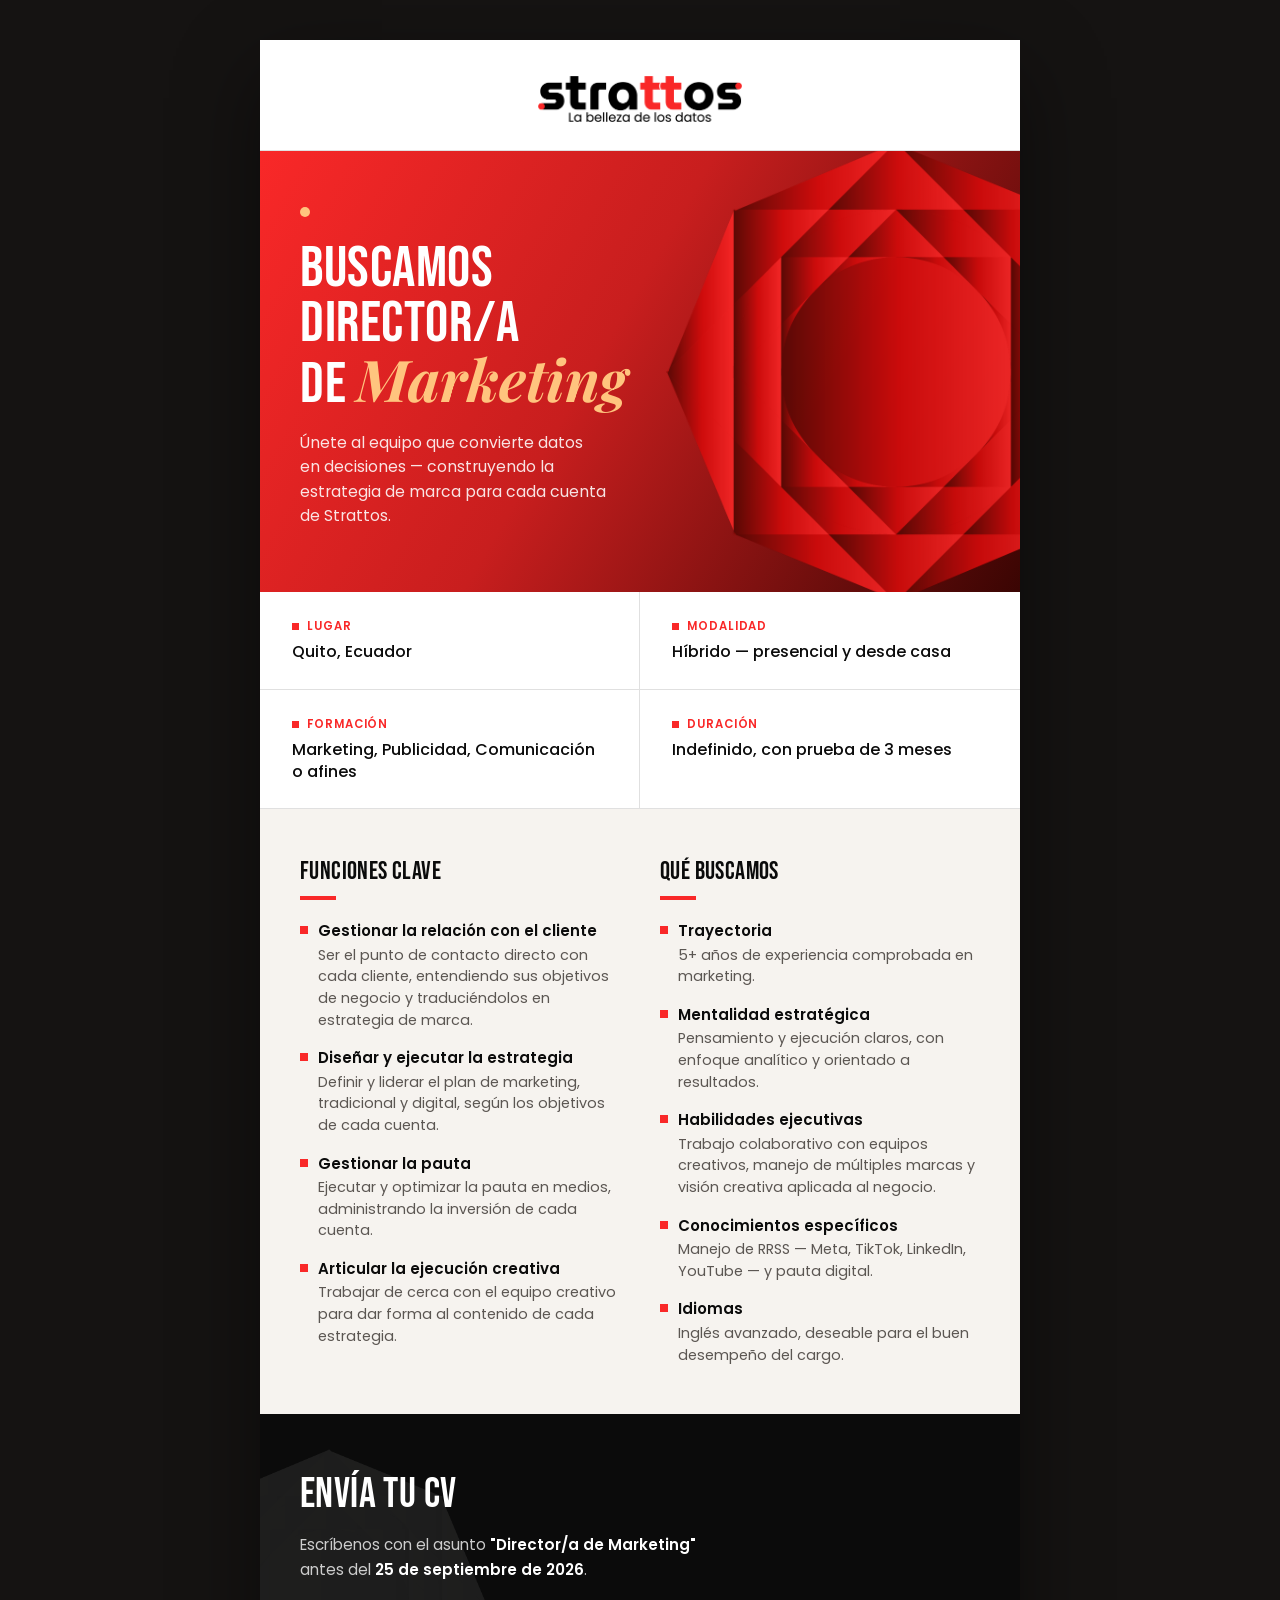
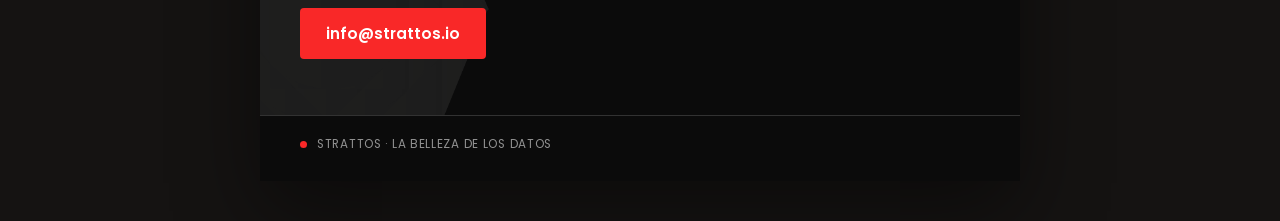
<file: director-marketing-strattos.html>
<!DOCTYPE html>
<html lang="es">
<head>
<meta charset="UTF-8">
<meta name="viewport" content="width=device-width, initial-scale=1.0">
<title>Strattos — Buscamos Director/a de Marketing</title>
<meta name="description" content="Vacante Director/a de Marketing en Strattos, Quito, Ecuador.">
<link rel="preconnect" href="https://fonts.googleapis.com">
<link rel="preconnect" href="https://fonts.gstatic.com" crossorigin>
<link href="https://fonts.googleapis.com/css2?family=Bebas+Neue&family=Poppins:ital,wght@0,400;0,500;0,600;0,700;1,400&family=Playfair+Display:ital,wght@1,600;1,700&display=swap" rel="stylesheet">
<style>
  :root{
    --red:#F92828;
    --red-deep:#C81E1E;
    --cherry:#3A0503;
    --ink:#0B0B0B;
    --paper:#FFFFFF;
    --paper-soft:#F6F3EF;
    --caramel:#FFC47E;
    --line:rgba(0,0,0,0.12);
    --line-on-dark:rgba(255,255,255,0.16);
    --text-muted:#5B5652;
    --font-display:'Bebas Neue', Impact, 'Arial Narrow', sans-serif;
    --font-body:'Poppins','Segoe UI',system-ui,sans-serif;
    --font-accent:'Playfair Display', Georgia, 'Times New Roman', serif;
  }
  :root:not([data-theme="light"]){
    --page-bg:#151312;
  }
  :root[data-theme="dark"]{
    --page-bg:#151312;
  }
  @media (prefers-color-scheme: light){
    :root:not([data-theme="dark"]){ --page-bg:#151312; }
  }
  :root[data-theme="light"]{ --page-bg:#151312; }

  *{ box-sizing:border-box; }
  html,body{ margin:0; padding:0; }
  body{
    background:var(--page-bg);
    font-family:var(--font-body);
    color:var(--ink);
    -webkit-font-smoothing:antialiased;
    padding:40px 16px;
    display:flex;
    justify-content:center;
  }

  .page{
    width:100%;
    max-width:760px;
    background:var(--paper);
    overflow:hidden;
    box-shadow:0 30px 80px rgba(0,0,0,0.45);
  }

  /* ---------- Masthead ---------- */
  .masthead{
    padding:36px 40px 28px;
    display:flex;
    align-items:center;
    justify-content:center;
    border-bottom:1px solid var(--line);
  }
  .masthead img{ height:46px; width:auto; display:block; }

  /* ---------- Hero ---------- */
  .hero{
    position:relative;
    overflow:hidden;
    background:linear-gradient(120deg, var(--red) 0%, var(--red-deep) 45%, var(--cherry) 100%);
    padding:56px 40px 64px;
    color:var(--paper);
  }
  .hero-mark{
    position:absolute;
    top:50%;
    right:-14%;
    width:62%;
    max-width:460px;
    transform:translateY(-50%);
    opacity:0.9;
    pointer-events:none;
  }
  .hero-inner{ position:relative; z-index:2; max-width:68%; }
  .hero-dot{
    width:10px; height:10px; border-radius:50%;
    background:var(--caramel);
    display:inline-block;
    margin-bottom:18px;
  }
  .hero-title{
    font-family:var(--font-display);
    font-weight:400;
    font-size:clamp(2.6rem, 8vw, 3.6rem);
    line-height:0.95;
    letter-spacing:0.5px;
    margin:0 0 18px;
    text-transform:uppercase;
  }
  .hero-title em{
    font-family:var(--font-accent);
    font-style:italic;
    font-weight:700;
    color:var(--caramel);
    text-transform:none;
    letter-spacing:0;
  }
  .hero-sub{
    font-size:0.98rem;
    line-height:1.55;
    max-width:34ch;
    color:rgba(255,255,255,0.88);
    margin:0;
    font-weight:400;
  }

  /* ---------- Quick facts ---------- */
  .facts{
    display:grid;
    grid-template-columns:1fr 1fr;
  }
  .fact{
    padding:26px 32px;
    border-bottom:1px solid var(--line);
  }
  .fact:nth-child(odd){ border-right:1px solid var(--line); }
  .fact-label{
    display:flex;
    align-items:center;
    gap:8px;
    font-family:var(--font-body);
    font-weight:600;
    font-size:0.72rem;
    letter-spacing:0.08em;
    text-transform:uppercase;
    color:var(--red);
    margin-bottom:6px;
  }
  .fact-label::before{
    content:"";
    width:7px; height:7px;
    background:var(--red);
    display:inline-block;
    flex:none;
  }
  .fact-value{
    display:block;
    font-size:1rem;
    font-weight:500;
    color:var(--ink);
    line-height:1.35;
  }

  /* ---------- Funciones / Requisitos ---------- */
  .split{
    background:var(--paper-soft);
    padding:48px 40px 8px;
    display:grid;
    grid-template-columns:1fr 1fr;
    gap:40px;
  }
  .col h2{
    font-family:var(--font-display);
    font-weight:400;
    font-size:1.55rem;
    letter-spacing:0.4px;
    text-transform:uppercase;
    margin:0 0 4px;
    color:var(--ink);
  }
  .col h2::after{
    content:"";
    display:block;
    width:36px;
    height:4px;
    background:var(--red);
    margin:10px 0 20px;
  }
  .task-list{
    list-style:none;
    margin:0 0 40px;
    padding:0;
    display:flex;
    flex-direction:column;
    gap:16px;
  }
  .task-list li{
    position:relative;
    padding-left:18px;
    font-size:0.9rem;
    line-height:1.5;
    color:var(--text-muted);
  }
  .task-list li::before{
    content:"";
    position:absolute;
    left:0; top:6px;
    width:8px; height:8px;
    background:var(--red);
  }
  .task-list li strong{
    display:block;
    color:var(--ink);
    font-weight:600;
    font-size:0.94rem;
    margin-bottom:2px;
  }

  /* ---------- CTA ---------- */
  .cta{
    position:relative;
    overflow:hidden;
    background:var(--ink);
    padding:56px 40px;
    color:var(--paper);
    text-align:left;
  }
  .cta-mark{
    position:absolute;
    bottom:-18%;
    left:-12%;
    width:46%;
    max-width:320px;
    opacity:0.08;
    pointer-events:none;
  }
  .cta-content{ position:relative; z-index:2; }
  .cta h2{
    font-family:var(--font-display);
    font-weight:400;
    font-size:clamp(2rem, 6vw, 2.6rem);
    letter-spacing:0.4px;
    text-transform:uppercase;
    margin:0 0 14px;
  }
  .cta p{
    font-size:0.95rem;
    line-height:1.6;
    color:rgba(255,255,255,0.78);
    max-width:44ch;
    margin:0 0 26px;
  }
  .cta p strong{ color:var(--paper); font-weight:600; }
  .cta-email{
    display:inline-block;
    background:var(--red);
    color:var(--paper);
    font-family:var(--font-body);
    font-weight:600;
    font-size:0.95rem;
    text-decoration:none;
    padding:14px 26px;
    border-radius:4px;
    transition:background 0.2s ease, transform 0.2s ease;
  }
  .cta-email:hover{ background:var(--red-deep); transform:translateY(-1px); }
  .cta-email:focus-visible{ outline:2px solid var(--caramel); outline-offset:3px; }

  /* ---------- Footer ---------- */
  .foot{
    background:var(--ink);
    border-top:1px solid var(--line-on-dark);
    padding:20px 40px 28px;
    display:flex;
    align-items:center;
    gap:10px;
    font-size:0.74rem;
    letter-spacing:0.06em;
    text-transform:uppercase;
    color:rgba(255,255,255,0.55);
  }
  .foot .dot{
    width:7px; height:7px;
    border-radius:50%;
    background:var(--red);
    display:inline-block;
  }

  /* ---------- Responsive ---------- */
  @media (max-width:600px){
    body{ padding:0; }
    .page{ box-shadow:none; }
    .masthead{ padding:28px 24px 22px; }
    .hero{ padding:44px 24px 52px; }
    .hero-inner{ max-width:100%; }
    .hero-mark{ width:56%; right:-22%; opacity:0.55; }
    .facts{ grid-template-columns:1fr 1fr; }
    .fact{ padding:20px 20px; }
    .split{ grid-template-columns:1fr; padding:40px 24px 8px; gap:8px; }
    .task-list{ margin-bottom:28px; }
    .cta{ padding:44px 24px; }
    .foot{ padding:18px 24px 24px; }
  }

  @media (max-width:380px){
    .facts{ grid-template-columns:1fr; }
    .fact:nth-child(odd){ border-right:none; }
  }
</style>
</head>
<body>
  <div class="page">

    <header class="masthead">
      <img src="[data-uri]" alt="Strattos — La belleza de los datos">
    </header>

    <section class="hero">
      <img class="hero-mark" src="[data-uri]" alt="">
      <div class="hero-inner">
        <span class="hero-dot"></span>
        <h1 class="hero-title">Buscamos<br>Director/a<br>de <em>Marketing</em></h1>
        <p class="hero-sub">Únete al equipo que convierte datos en decisiones — construyendo la estrategia de marca para cada cuenta de Strattos.</p>
      </div>
    </section>

    <section class="facts">
      <div class="fact">
        <span class="fact-label">Lugar</span>
        <span class="fact-value">Quito, Ecuador</span>
      </div>
      <div class="fact">
        <span class="fact-label">Modalidad</span>
        <span class="fact-value">Híbrido — presencial y desde casa</span>
      </div>
      <div class="fact">
        <span class="fact-label">Formación</span>
        <span class="fact-value">Marketing, Publicidad, Comunicación o afines</span>
      </div>
      <div class="fact">
        <span class="fact-label">Duración</span>
        <span class="fact-value">Indefinido, con prueba de 3 meses</span>
      </div>
    </section>

    <section class="split">
      <div class="col">
        <h2>Funciones clave</h2>
        <ul class="task-list">
          <li><strong>Gestionar la relación con el cliente</strong>Ser el punto de contacto directo con cada cliente, entendiendo sus objetivos de negocio y traduciéndolos en estrategia de marca.</li>
          <li><strong>Diseñar y ejecutar la estrategia</strong>Definir y liderar el plan de marketing, tradicional y digital, según los objetivos de cada cuenta.</li>
          <li><strong>Gestionar la pauta</strong>Ejecutar y optimizar la pauta en medios, administrando la inversión de cada cuenta.</li>
          <li><strong>Articular la ejecución creativa</strong>Trabajar de cerca con el equipo creativo para dar forma al contenido de cada estrategia.</li>
        </ul>
      </div>
      <div class="col">
        <h2>Qué buscamos</h2>
        <ul class="task-list">
          <li><strong>Trayectoria</strong>5+ años de experiencia comprobada en marketing.</li>
          <li><strong>Mentalidad estratégica</strong>Pensamiento y ejecución claros, con enfoque analítico y orientado a resultados.</li>
          <li><strong>Habilidades ejecutivas</strong>Trabajo colaborativo con equipos creativos, manejo de múltiples marcas y visión creativa aplicada al negocio.</li>
          <li><strong>Conocimientos específicos</strong>Manejo de RRSS — Meta, TikTok, LinkedIn, YouTube — y pauta digital.</li>
          <li><strong>Idiomas</strong>Inglés avanzado, deseable para el buen desempeño del cargo.</li>
        </ul>
      </div>
    </section>

    <section class="cta">
      <img class="cta-mark" src="[data-uri]" alt="">
      <div class="cta-content">
        <h2>Envía tu CV</h2>
        <p>Escríbenos con el asunto <strong>"Director/a de Marketing"</strong> antes del <strong>25 de septiembre de 2026</strong>.</p>
        <a class="cta-email" href="mailto:info@strattos.io?subject=Director/a%20de%20Marketing">info@strattos.io</a>
      </div>
    </section>

    <footer class="foot">
      <span class="dot"></span>
      <span>Strattos · La belleza de los datos</span>
    </footer>

  </div>
</body>
</html>
</file>
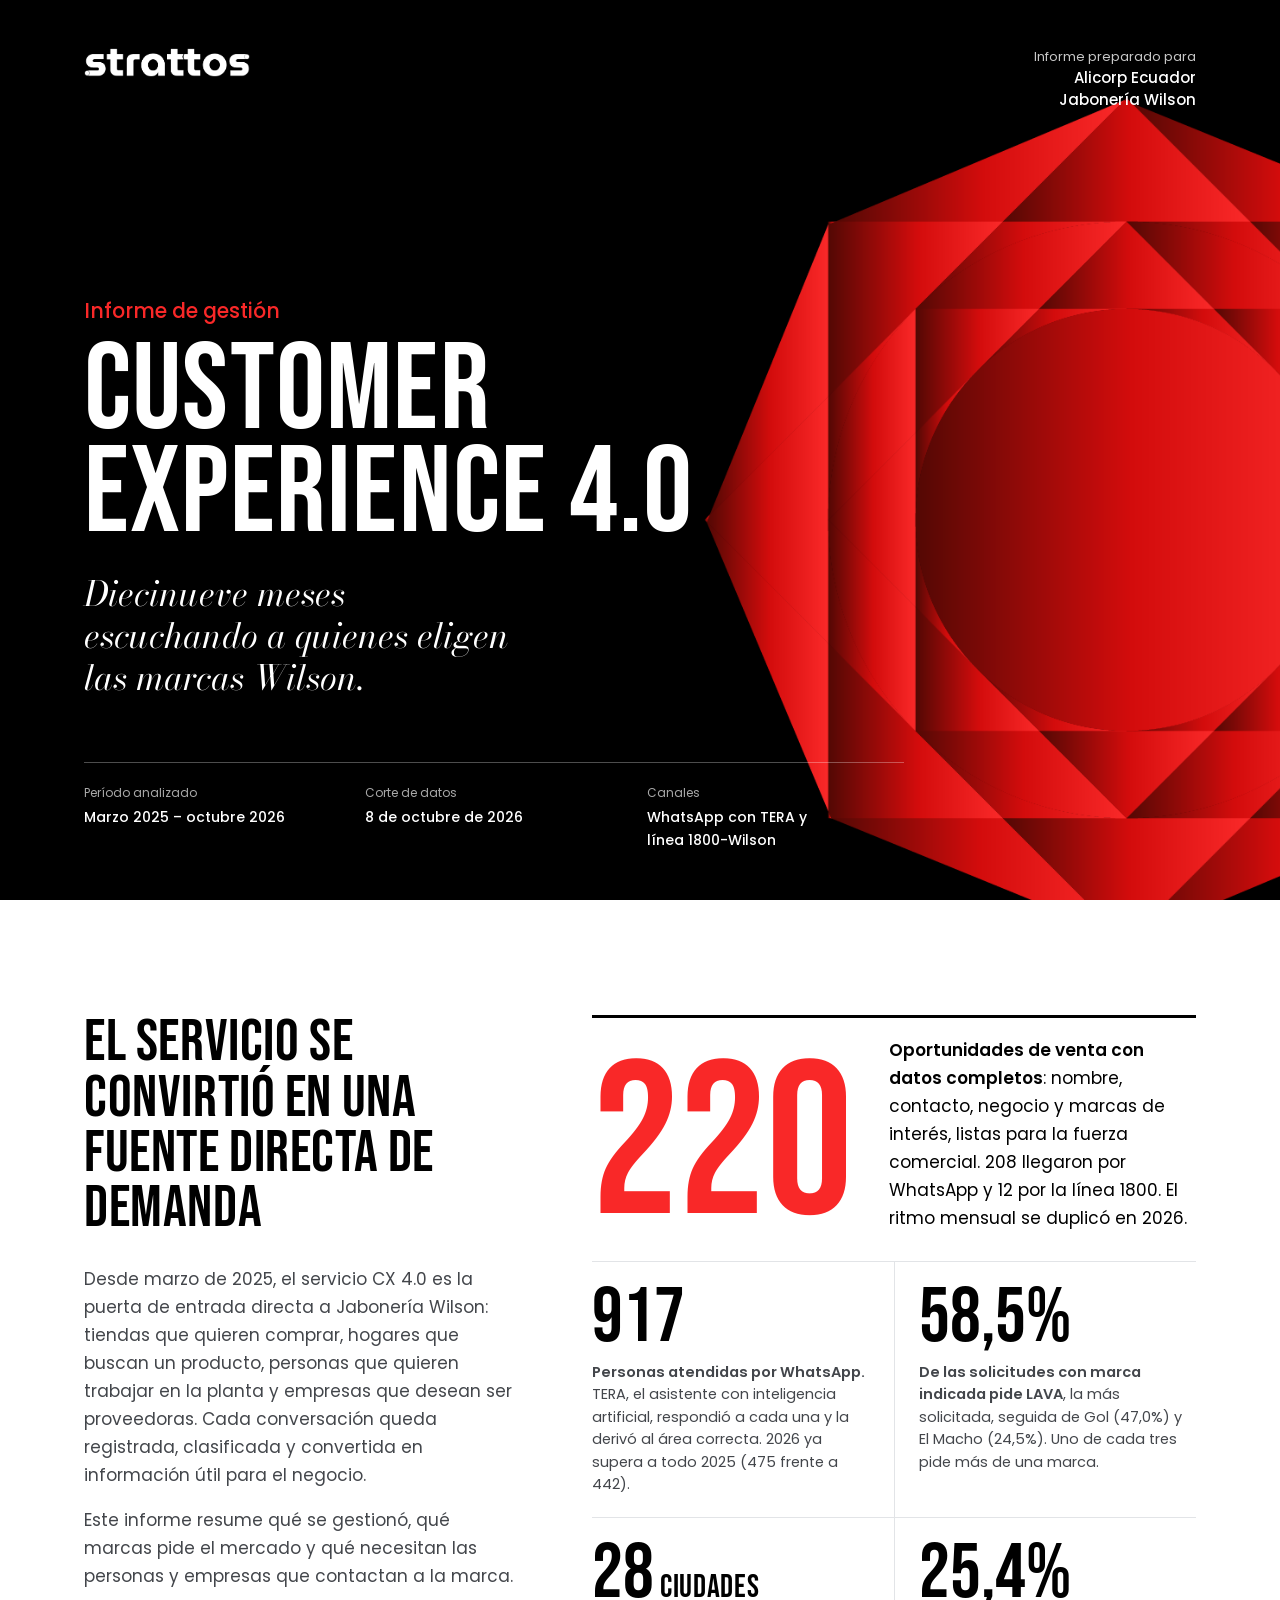
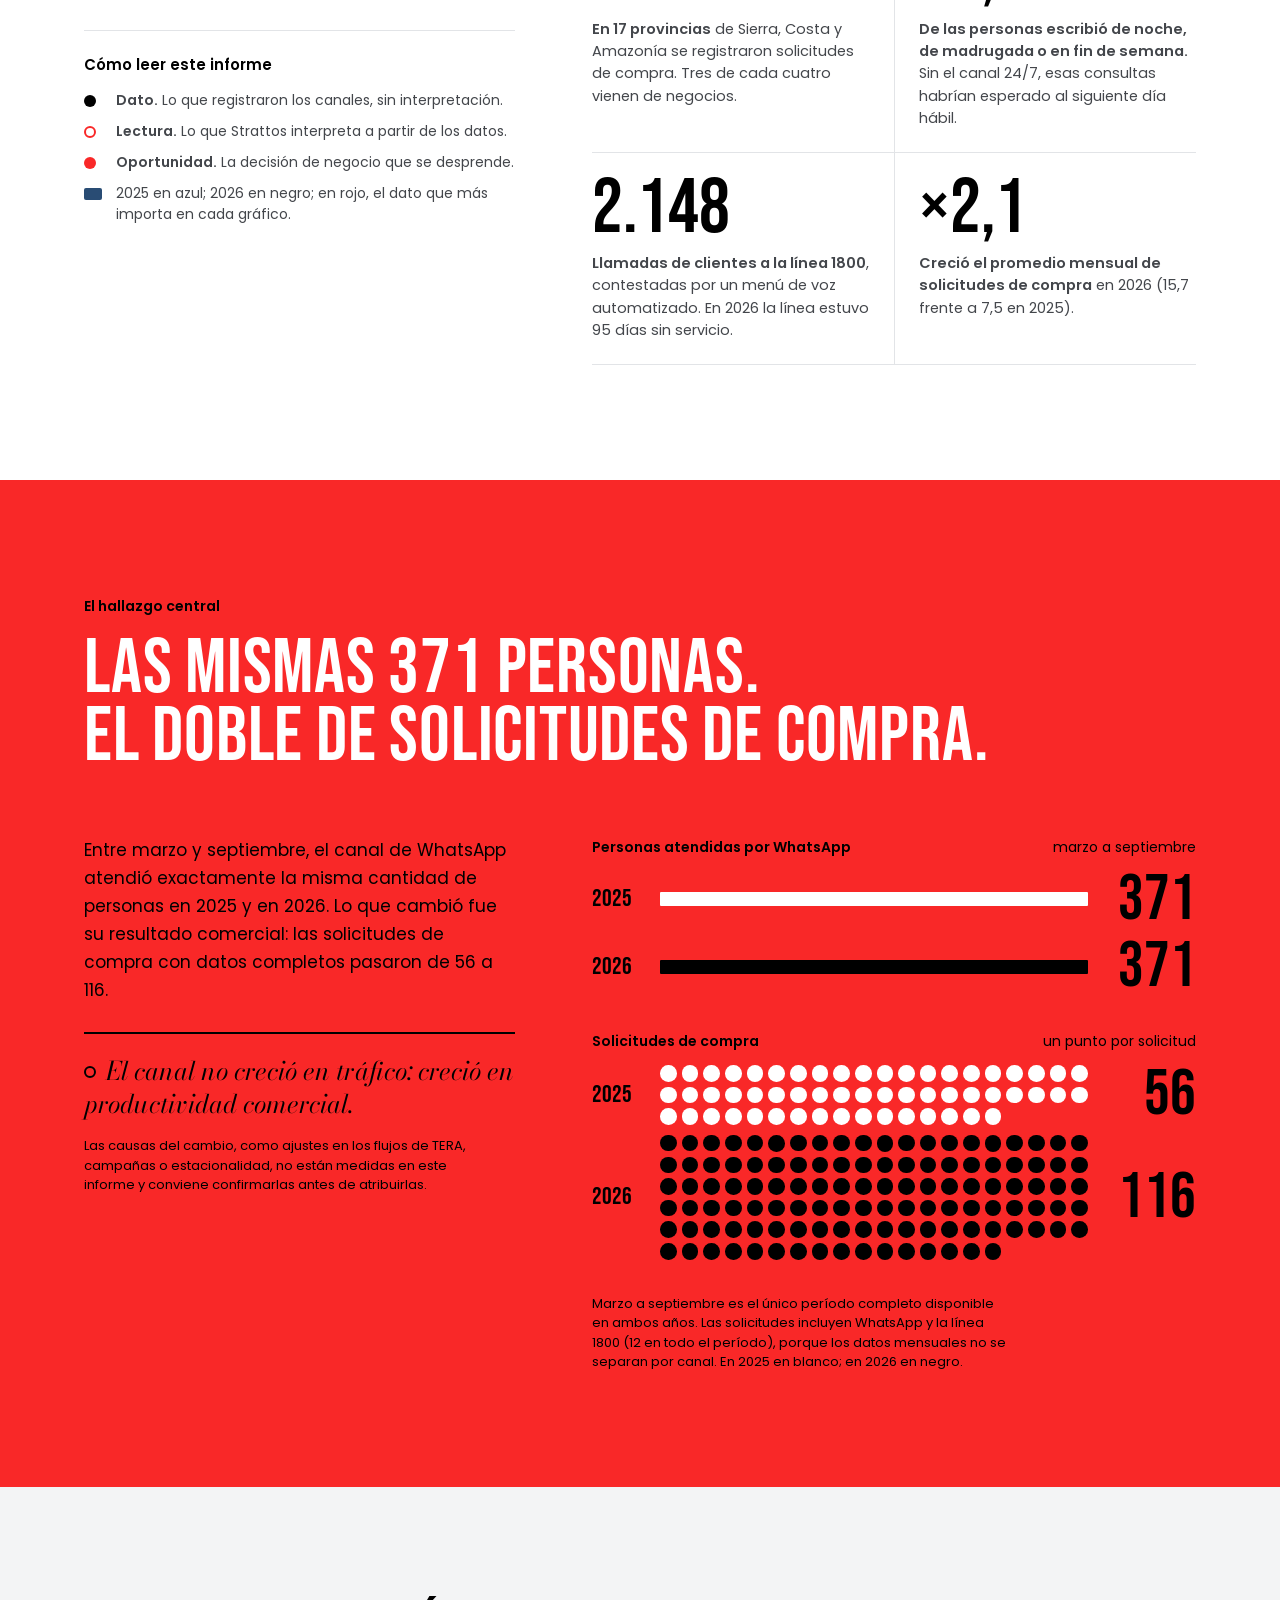
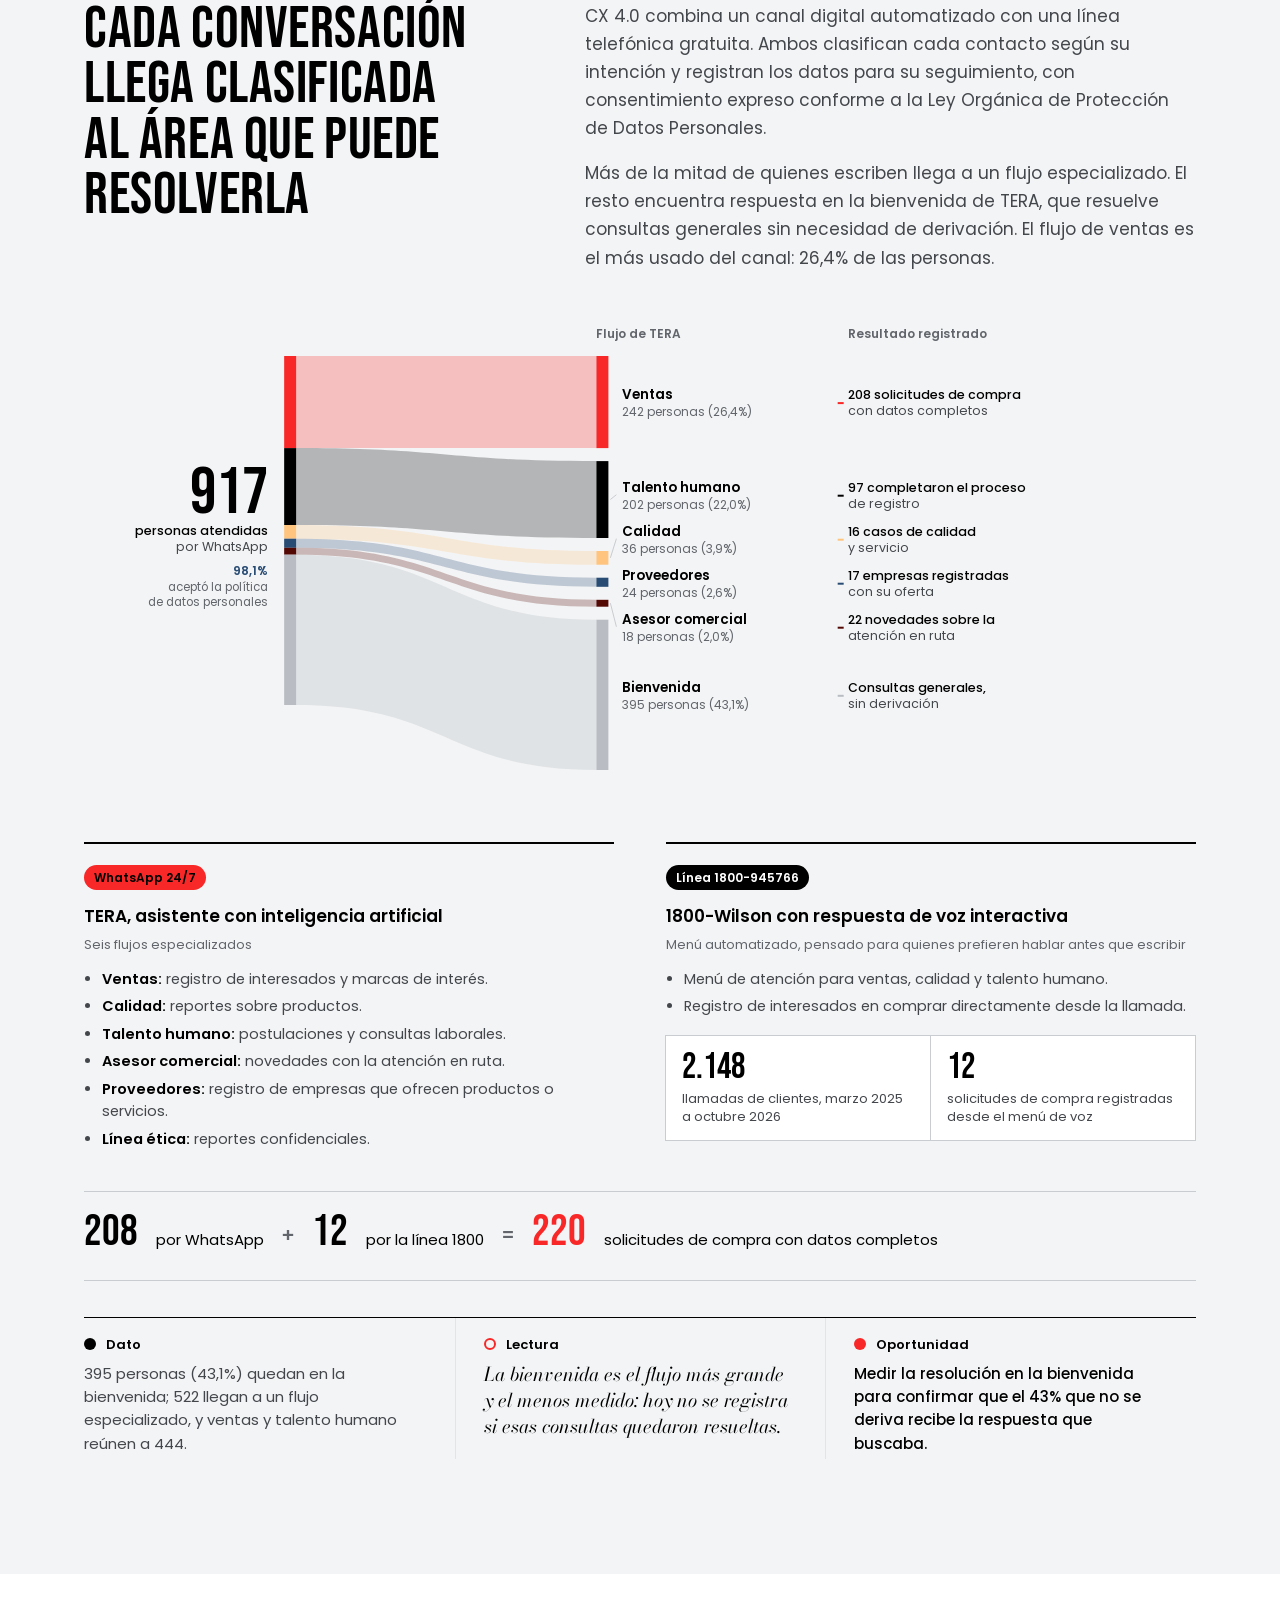
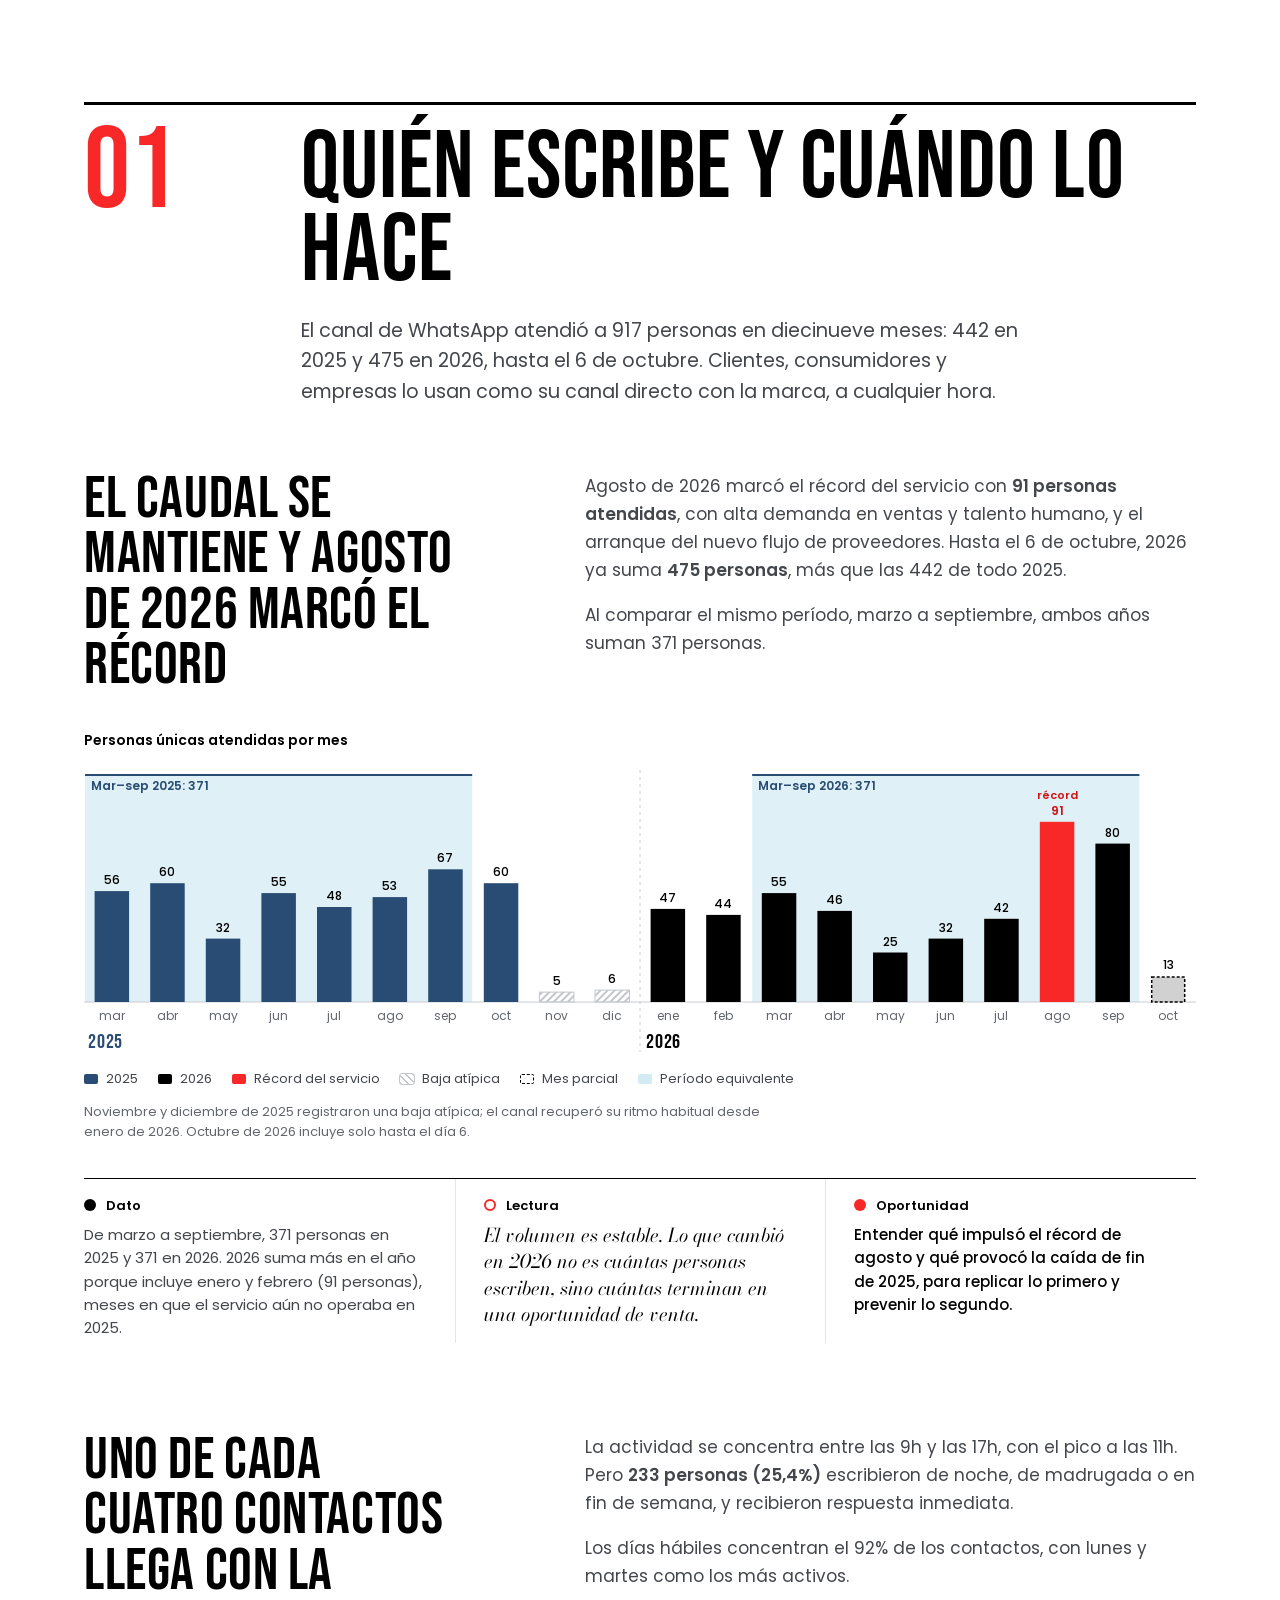
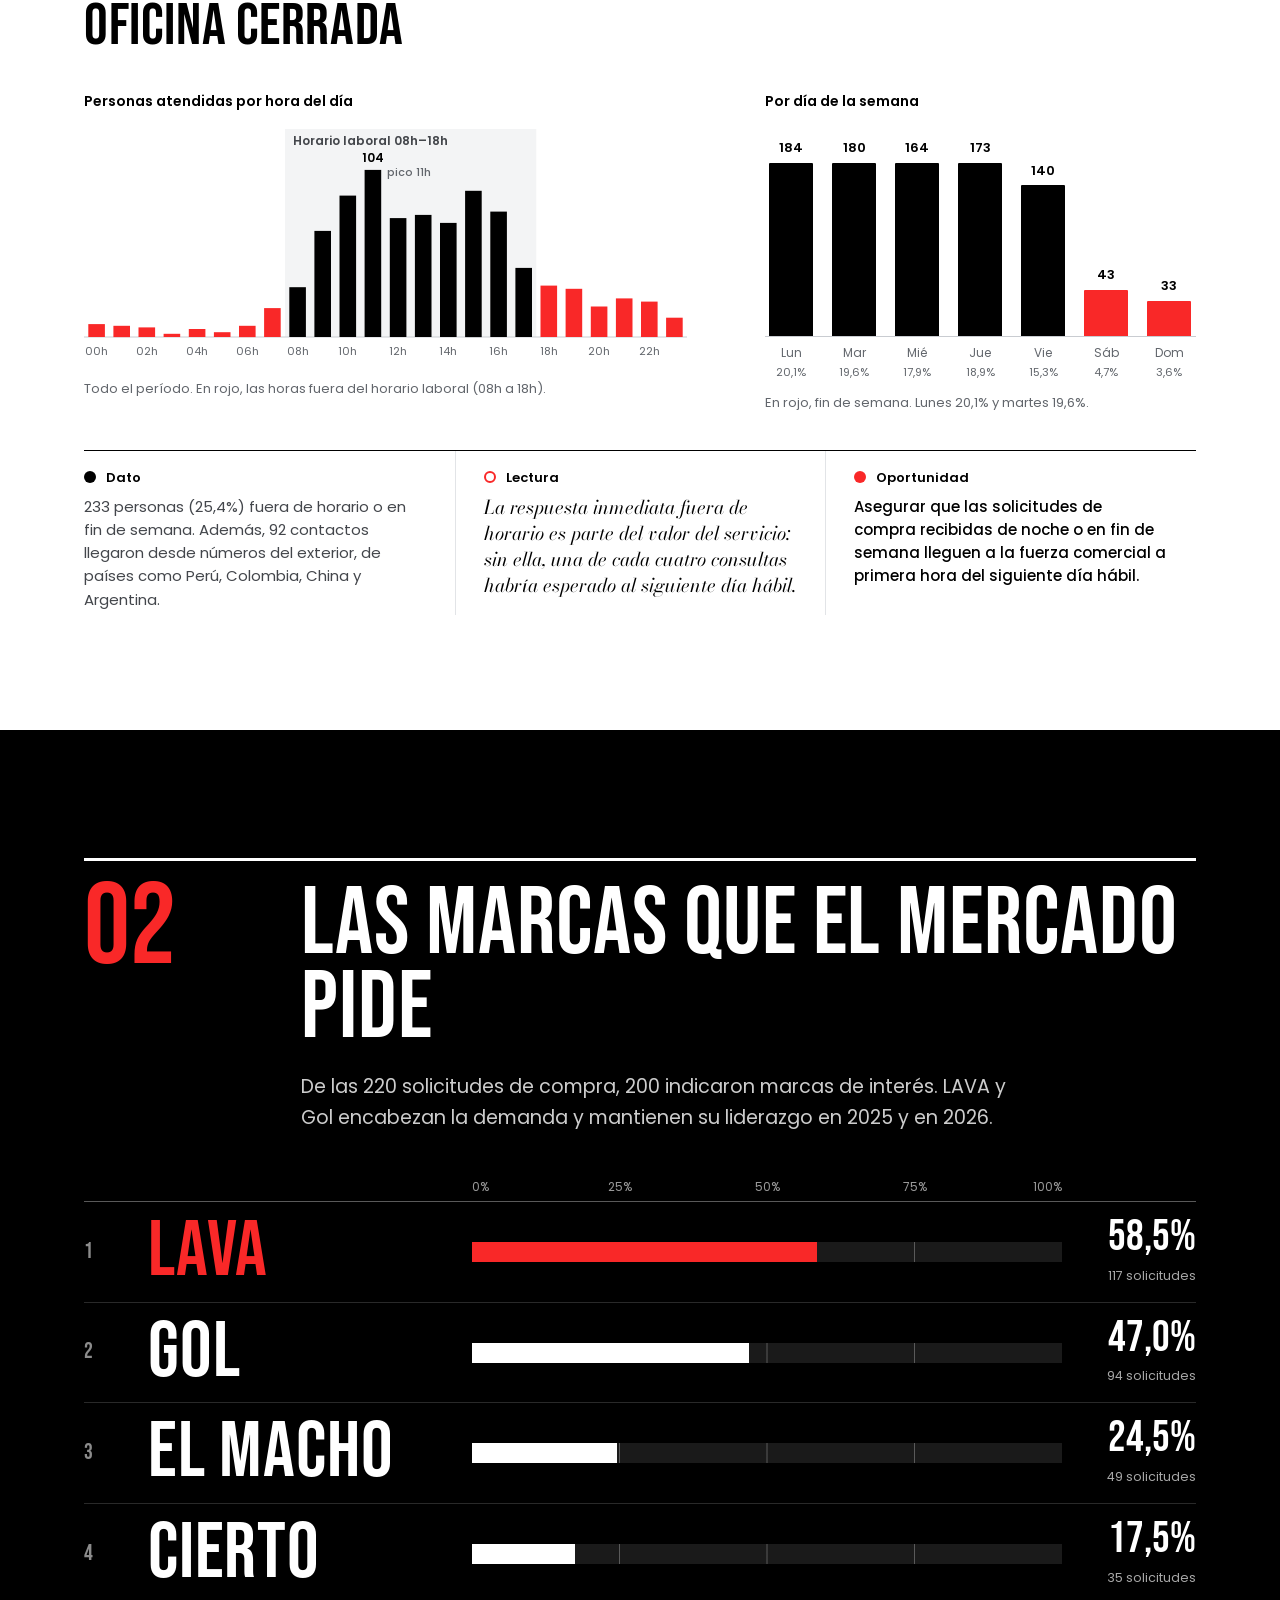
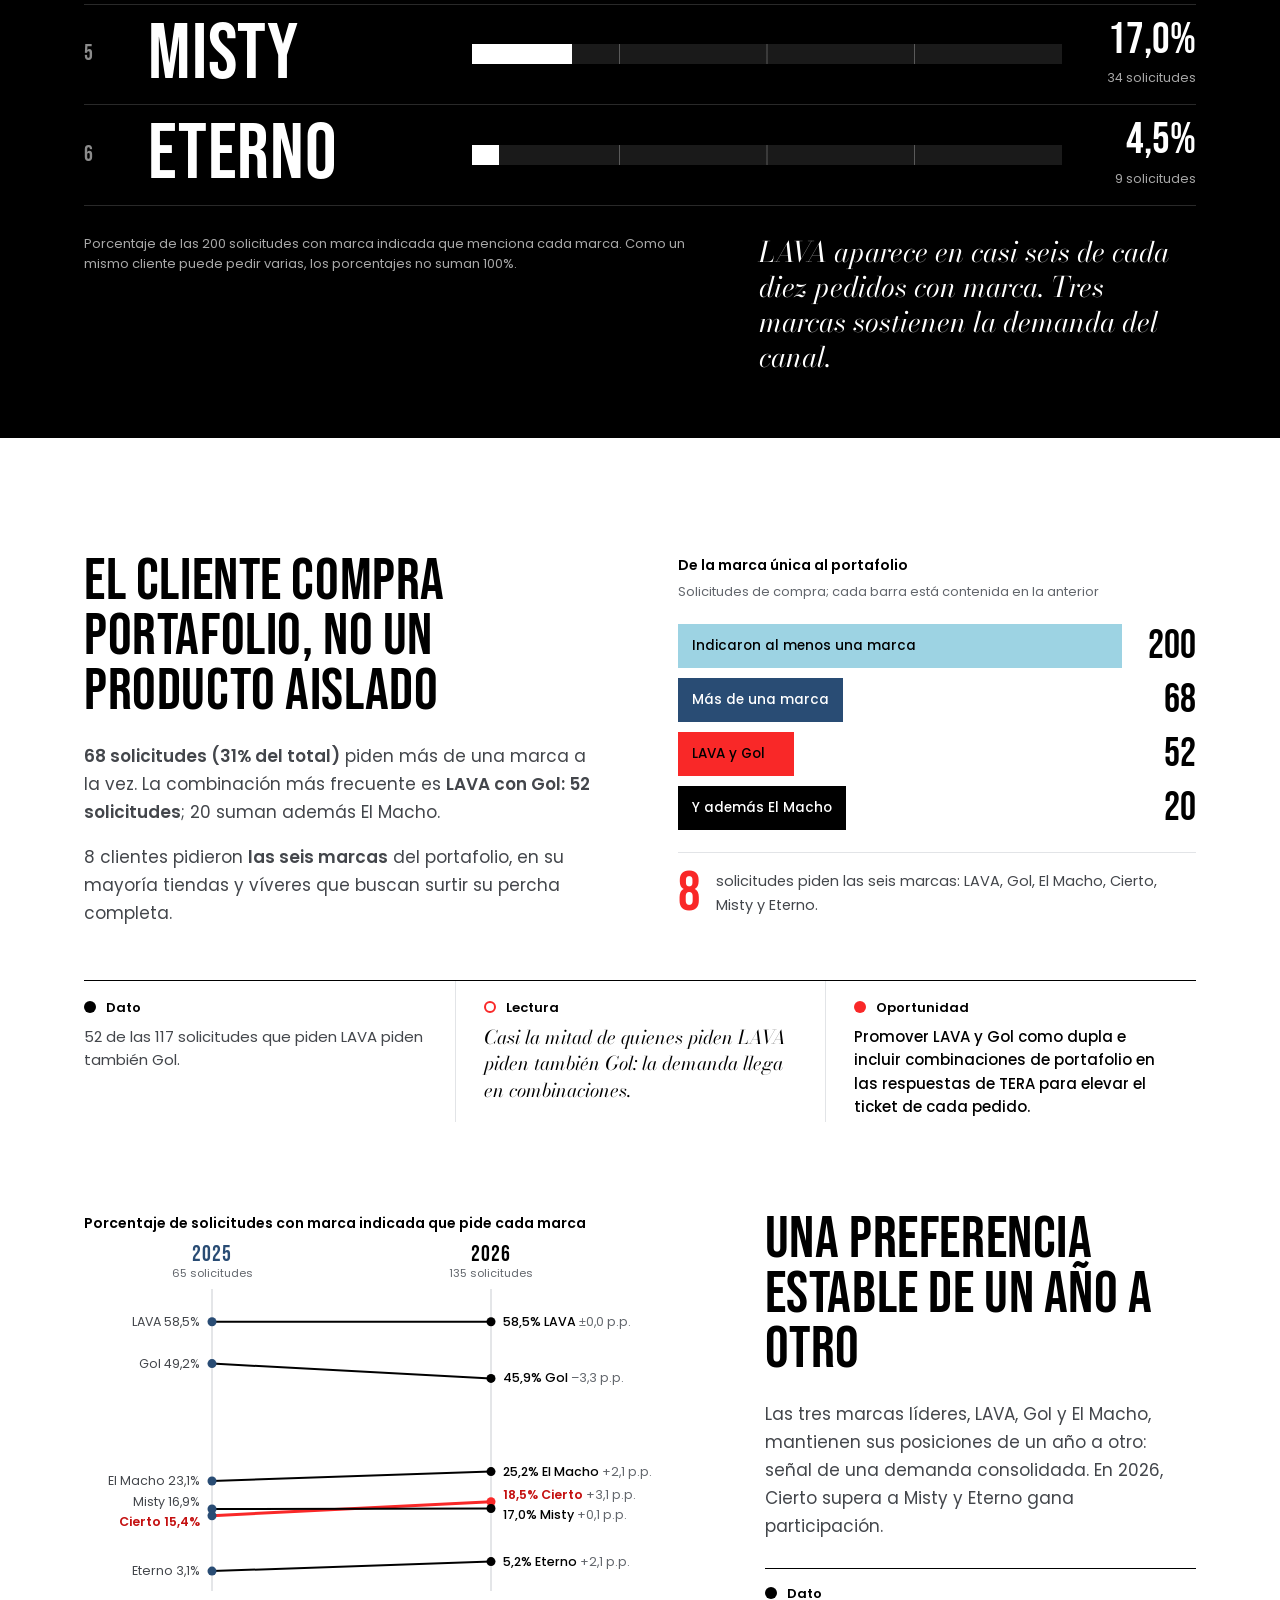
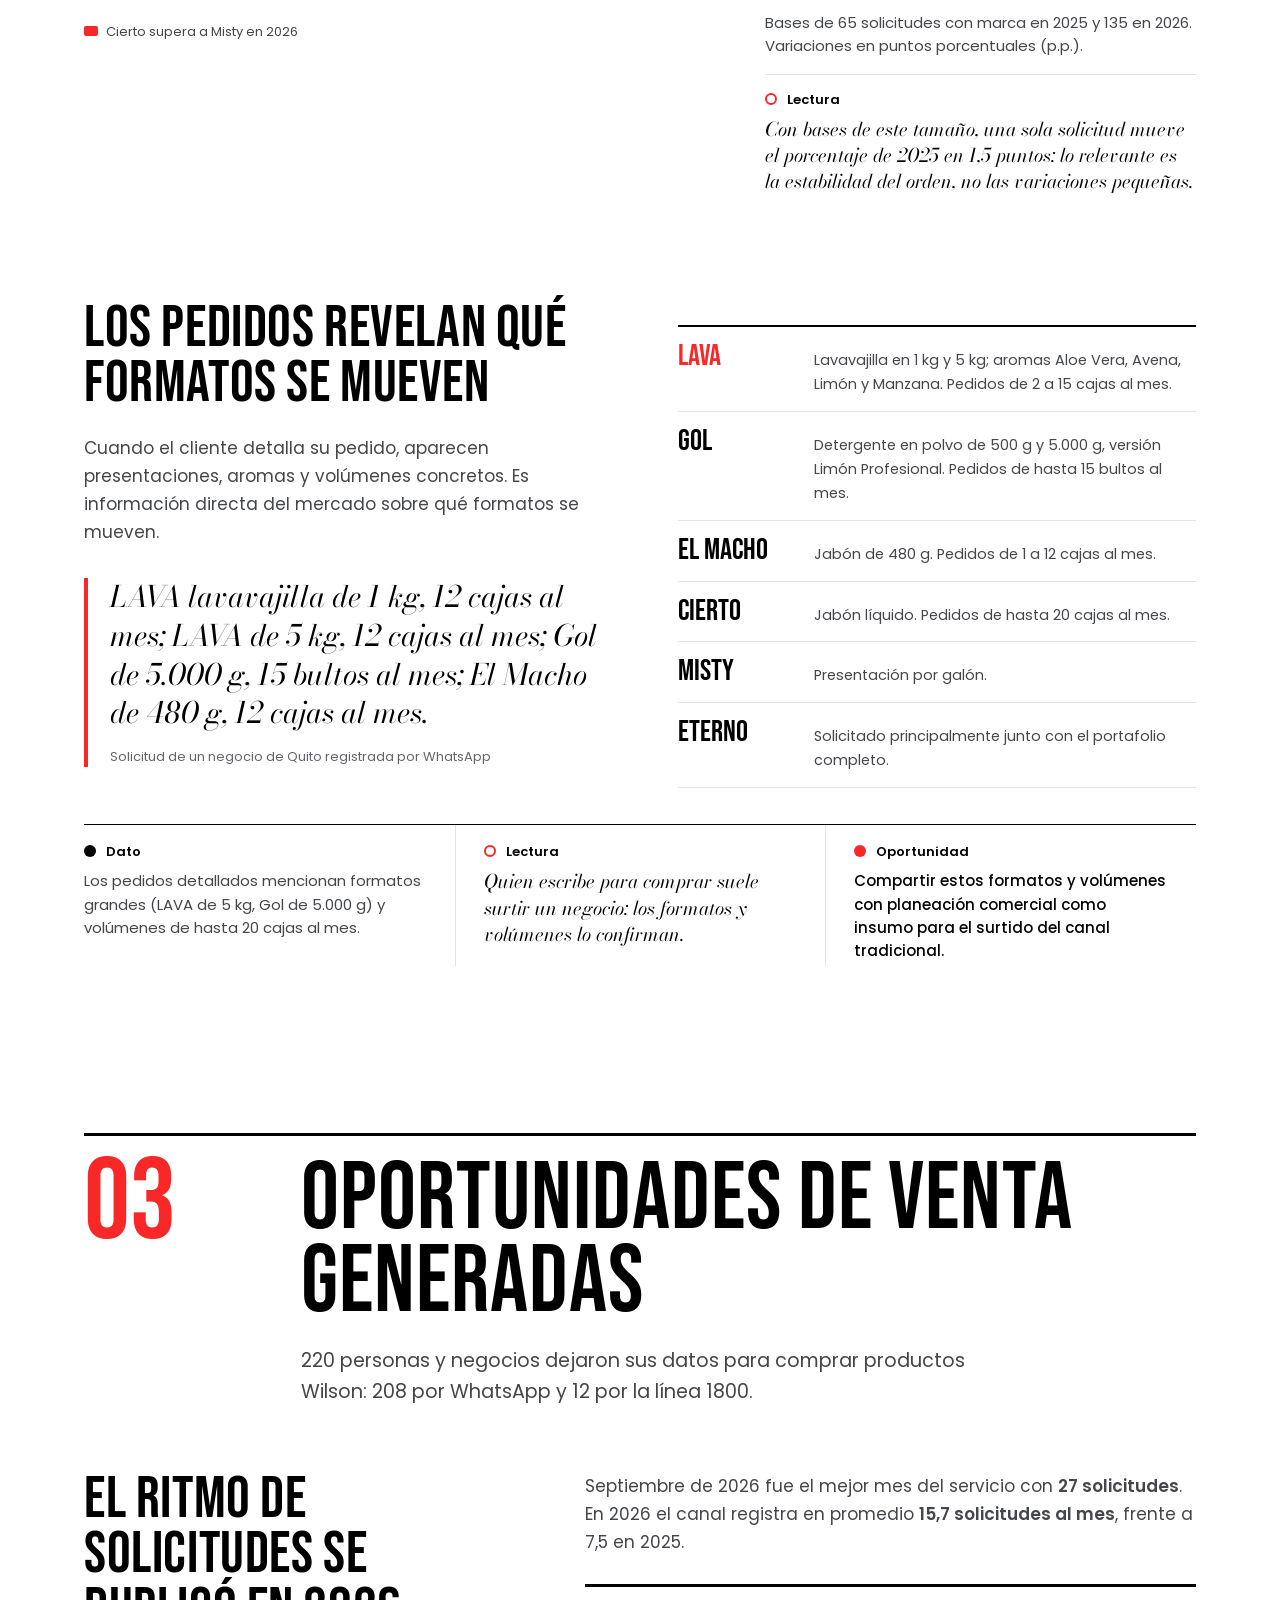
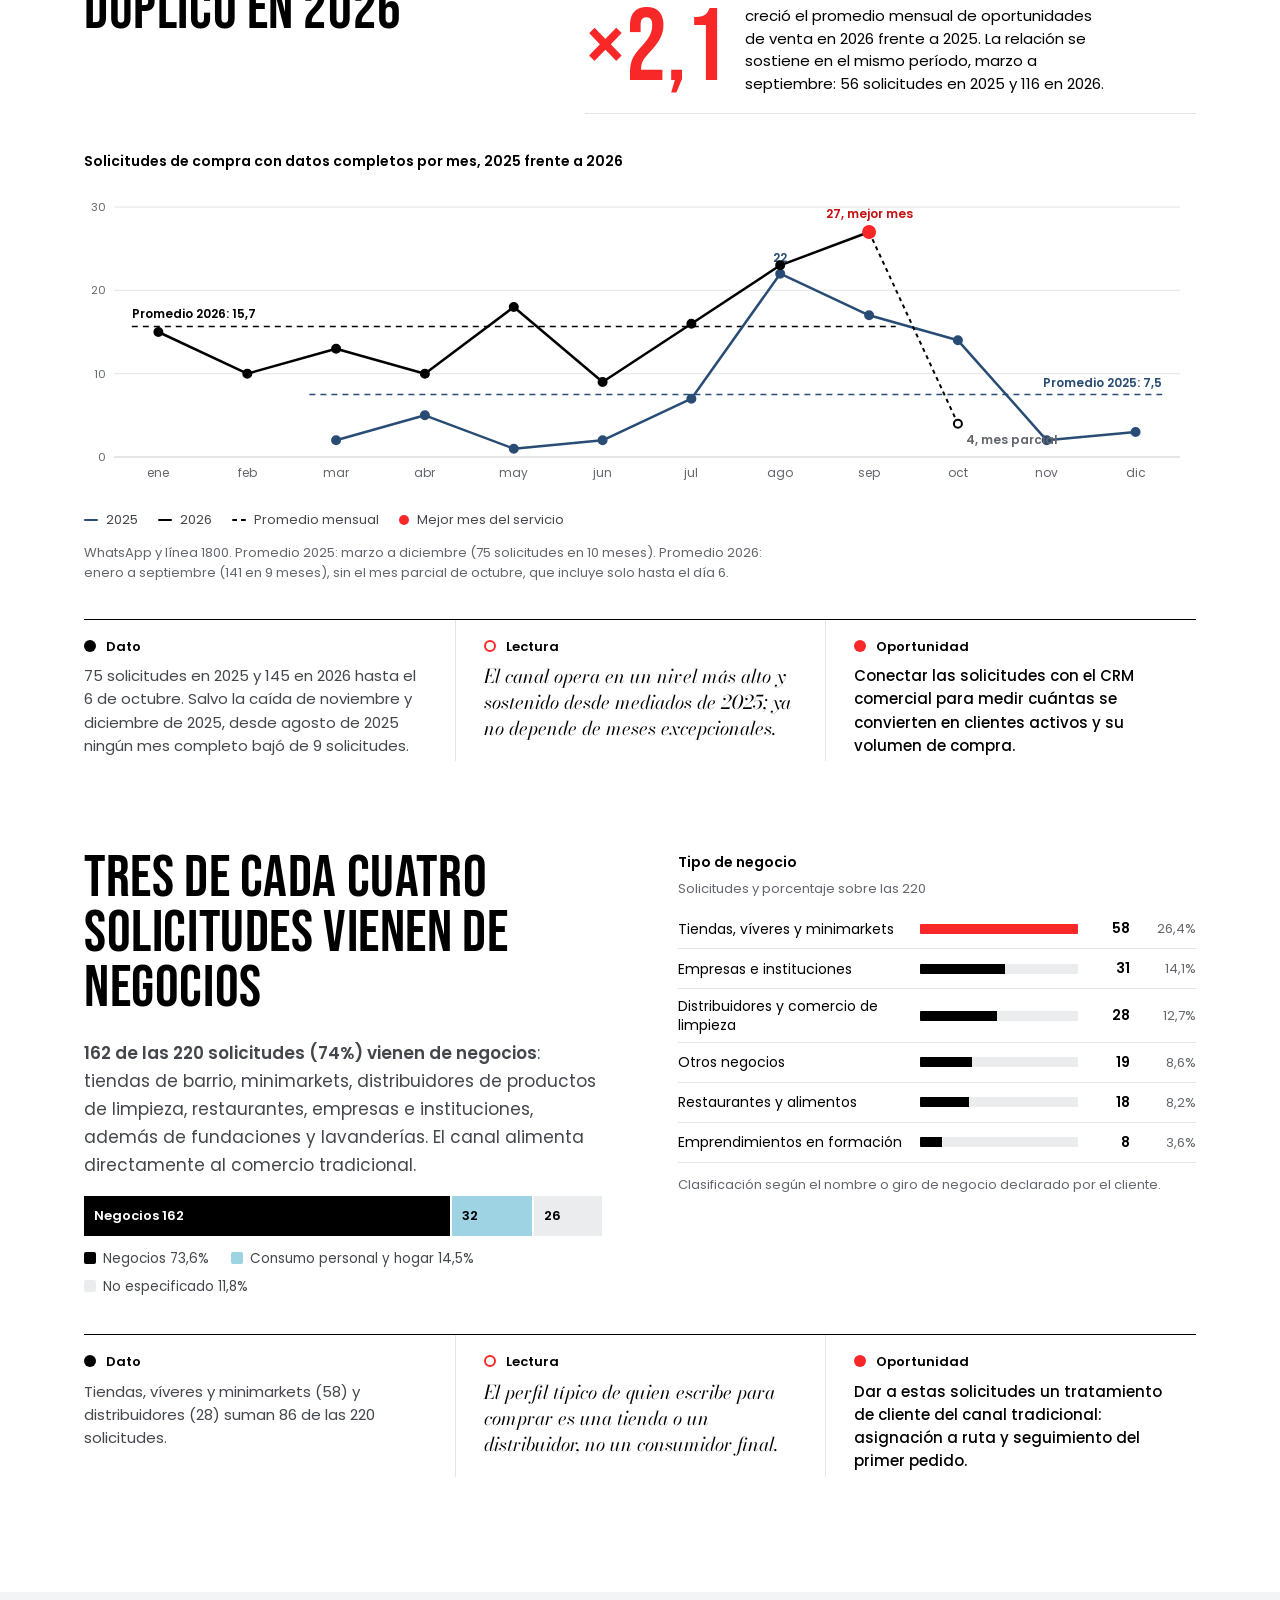
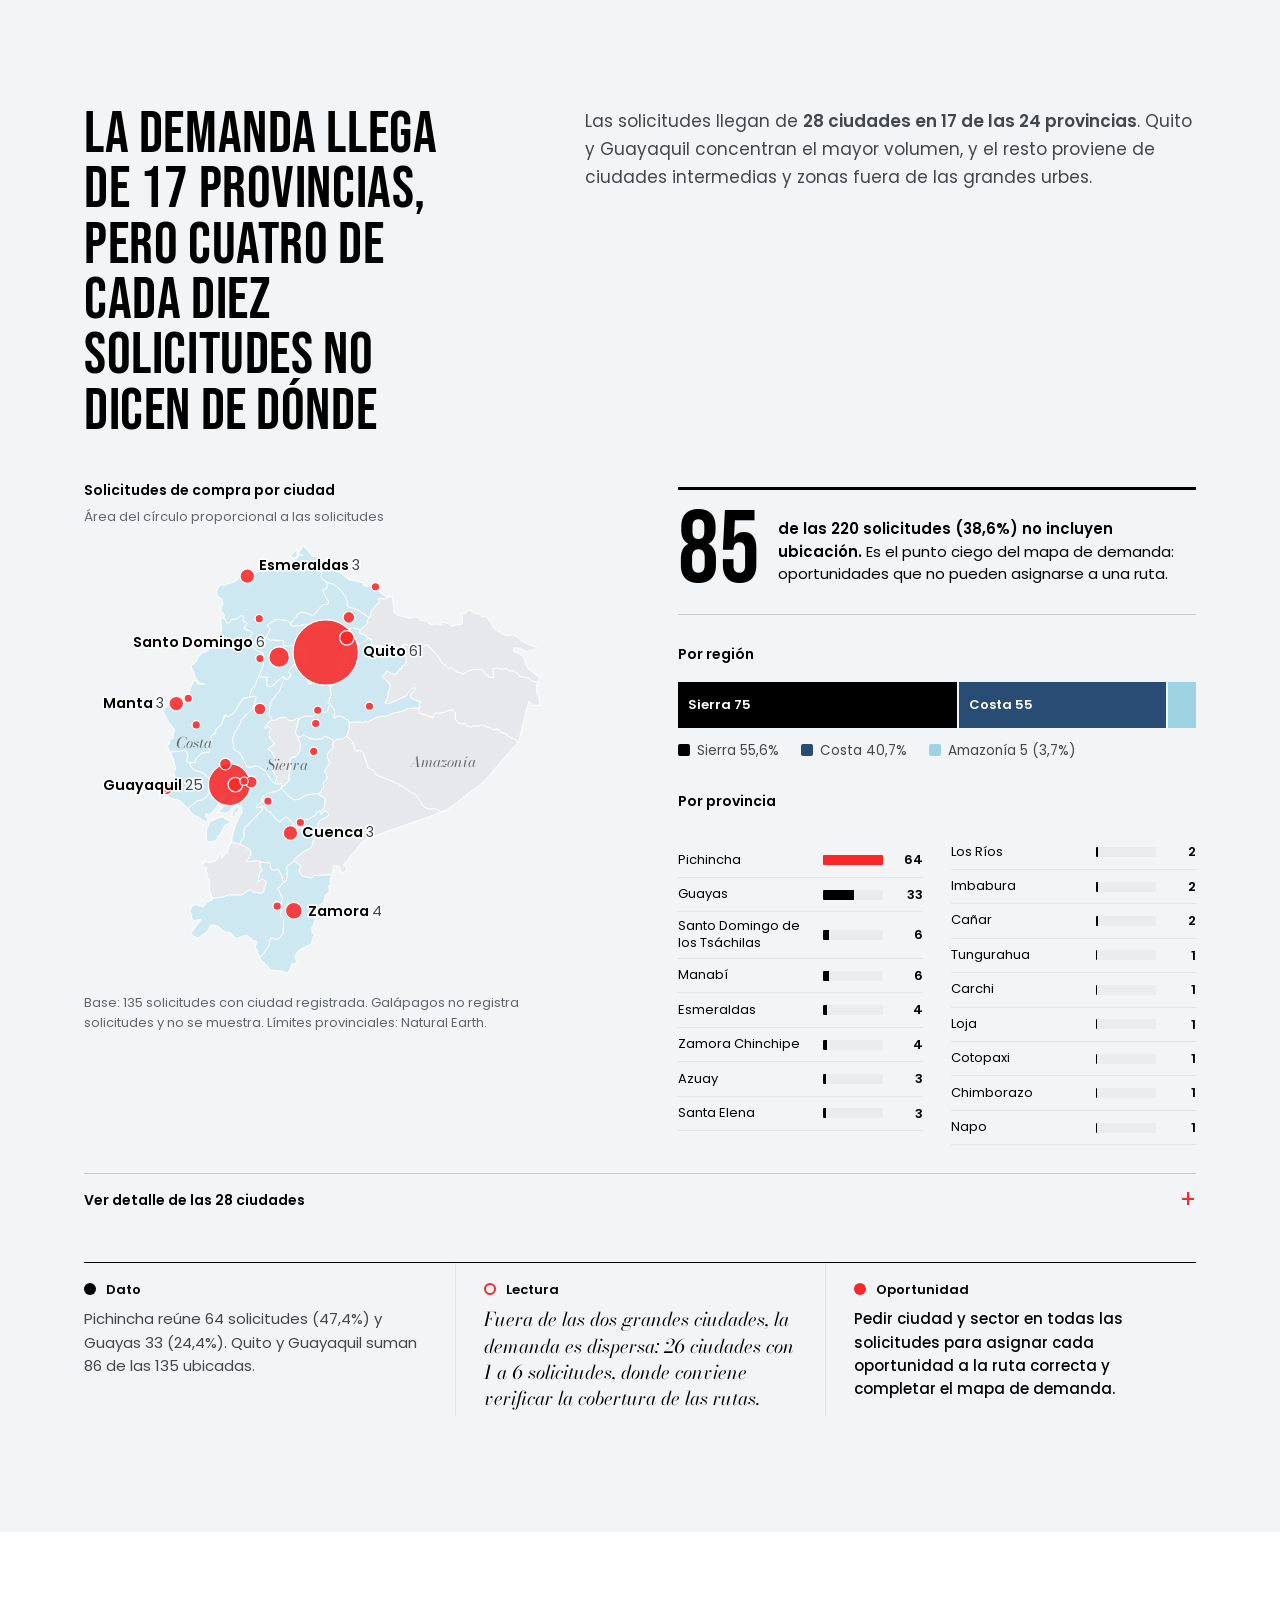
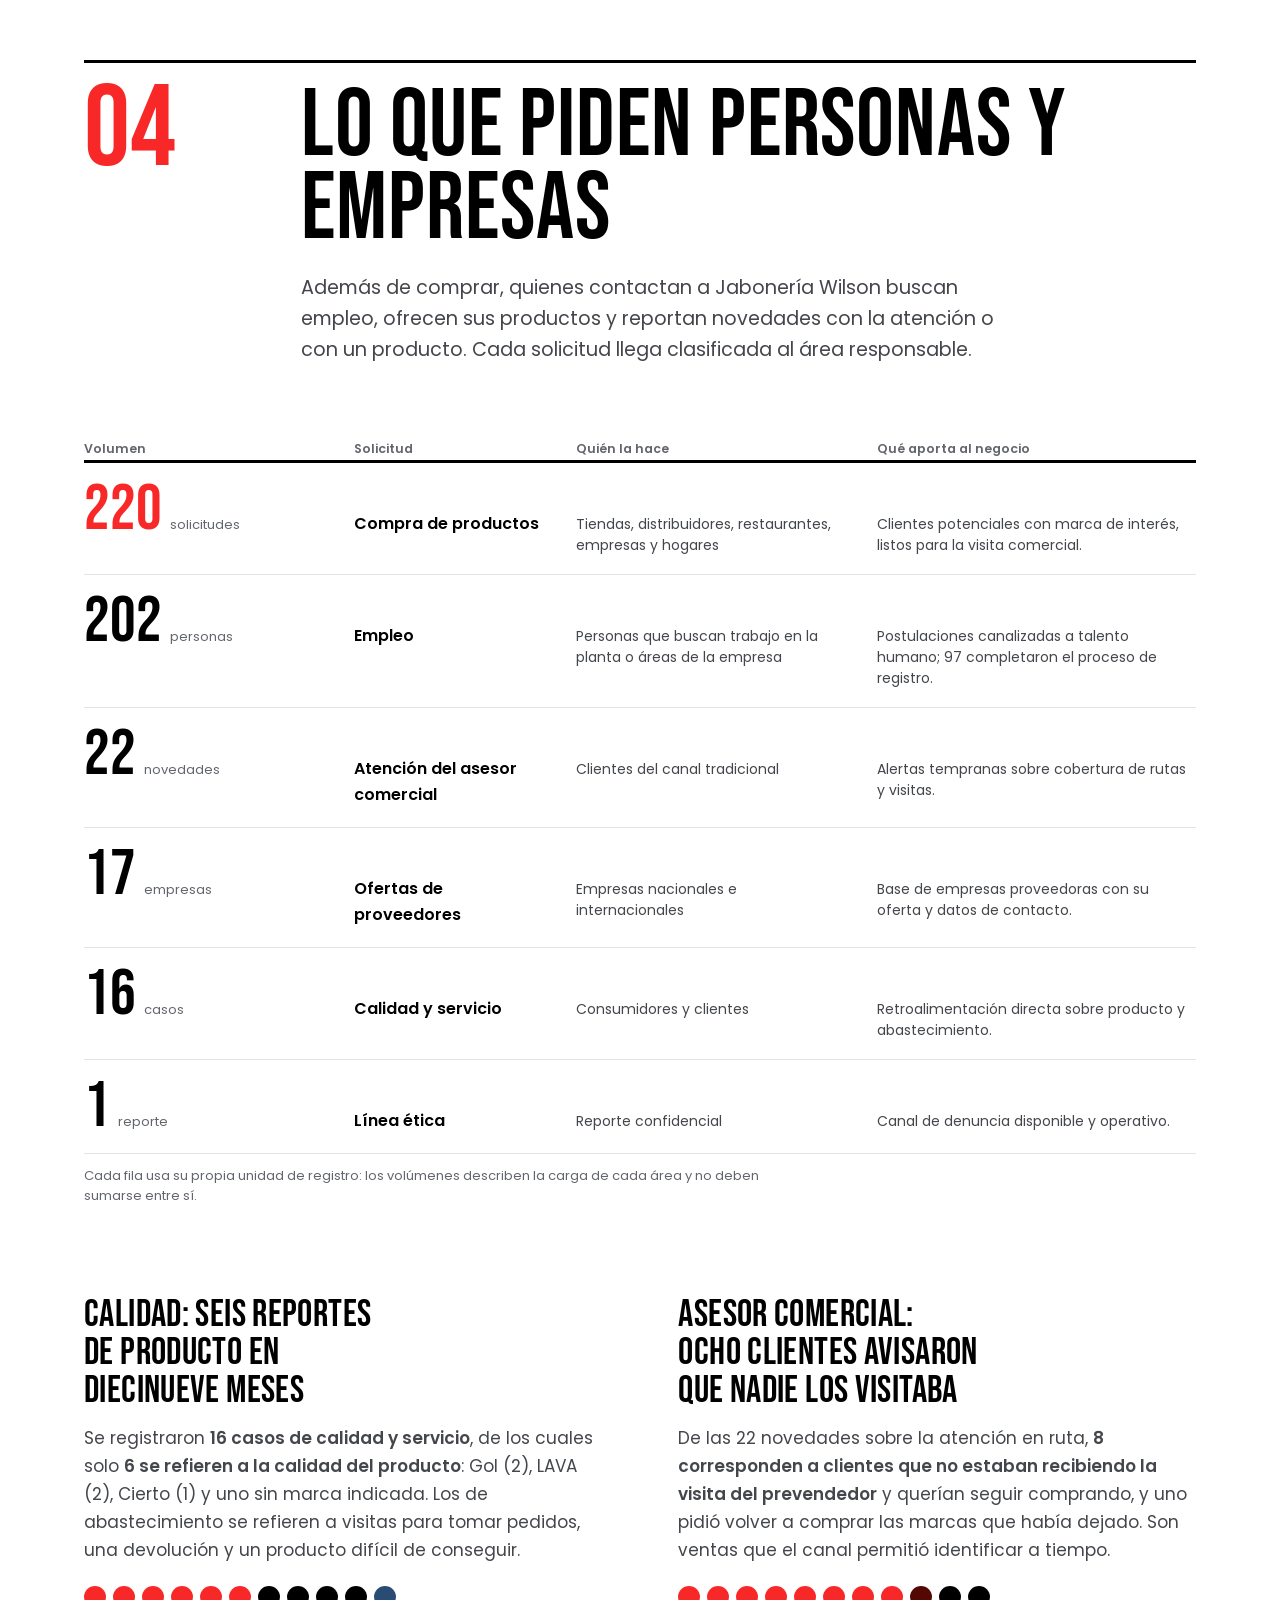
<file: contenido/clientes/jaboneria-wilson/informe-gestion-cx-4-0.html>
<!DOCTYPE html>
<html lang="es">
<head>
<meta charset="utf-8">
<meta name="viewport" content="width=device-width, initial-scale=1, viewport-fit=cover">
<meta name="color-scheme" content="light">
<meta name="description" content="Informe de gestión Customer Experience 4.0 de Jabonería Wilson, preparado por Strattos para Alicorp Ecuador. Período marzo 2025 a octubre 2026.">
<title>Informe de gestión CX 4.0 | Jabonería Wilson | Strattos</title>
<style>
@font-face{font-family:'Bebas Neue';src:url([data-uri]) format('woff2');font-weight:400;font-display:swap}
@font-face{font-family:'Bodoni Moda';src:url([data-uri]) format('woff2');font-weight:400;font-style:italic;font-display:swap}
@font-face{font-family:'Poppins';src:url([data-uri]) format('woff2');font-weight:300;font-display:swap}
@font-face{font-family:'Poppins';src:url([data-uri]) format('woff2');font-weight:400;font-display:swap}
@font-face{font-family:'Poppins';src:url([data-uri]) format('woff2');font-weight:500;font-display:swap}
@font-face{font-family:'Poppins';src:url([data-uri]) format('woff2');font-weight:600;font-display:swap}
/* =========================================================
   STRATTOS · Sistema editorial para informes de inteligencia
   ========================================================= */
:root{
  color-scheme: light;
  /* Paleta oficial (brandbook) */
  --white:#FFFFFF; --black:#000000; --red:#F92828; --cherry:#540804;
  --dusk:#294C74; --frost:#9DD3E3; --caramel:#FFC47E;
  /* Neutros de apoyo */
  --surface:#F3F4F5; --rule:#E2E4E7; --rule-2:#C9CCD1; --track:#EBECEE;
  --text-2:#43464B; --text-3:#62666C;
  /* Codificación de datos */
  --y25:var(--dusk); --y26:var(--black); --hi:var(--red); --ref:var(--frost); --odd:#C3C6CB;
  /* Tipografía */
  --f-display:'Bebas Neue','Oswald','Arial Narrow',Impact,sans-serif;
  --f-text:'Poppins','Helvetica Neue',Arial,sans-serif;
  --f-serif:'Didot','Bodoni Moda','Bodoni 72','Playfair Display',Georgia,serif;
  /* Espaciado */
  --s1:8px; --s2:16px; --s3:24px; --s4:40px; --s5:64px; --s6:clamp(72px,9vw,128px);
  --gutter:clamp(20px,5vw,72px); --maxw:1240px;
}
:root{ box-sizing:border-box; padding-top:env(safe-area-inset-top,0px); padding-bottom:env(safe-area-inset-bottom,0px); }
html{ scroll-padding-top:calc(64px + env(safe-area-inset-top,0px)); background:var(--white); scroll-behavior:smooth; }
@media (prefers-reduced-motion:reduce){ html{ scroll-behavior:auto; } }
*,*::before,*::after{ box-sizing:inherit; }
body{ margin:0; background:var(--white); color:var(--black); font-family:var(--f-text); font-weight:400;
  font-size:17px; line-height:1.65; -webkit-font-smoothing:antialiased; text-rendering:optimizeLegibility; }
img,svg{ max-width:100%; }
img{ display:block; height:auto; }
a{ color:inherit; text-underline-offset:3px; }
p{ margin:0 0 1em; }
b,strong{ font-weight:600; }
:focus-visible{ outline:3px solid var(--red); outline-offset:3px; }
.sr{ position:absolute!important; width:1px; height:1px; overflow:hidden; clip:rect(0 0 0 0); white-space:nowrap; }
.sr:focus{ width:auto; height:auto; clip:auto; z-index:100; left:16px; top:16px; background:var(--white); color:var(--black); padding:8px 14px; font-weight:600; }

.wrap{ max-width:var(--maxw); margin:0 auto; padding-inline:var(--gutter); }
.sec{ padding-block:var(--s6); position:relative; }
.chapter:not(.sec--black) + .sec:not(.sec--surface){ padding-top:0; }
.sec:not(.sec--surface):not(.sec--red):not(.sec--black) + .chapter:not(.sec--black){ padding-top:clamp(32px,4vw,56px); }
.sec--surface{ background:var(--surface); }
.sec--red{ background:var(--red); color:var(--black); }
.sec--black{ background:var(--black); color:var(--white); }

/* ---------- Tipografía ---------- */
.d-xl,.d-l,.d-m,.d-s{ font-family:var(--f-display); font-weight:400; letter-spacing:.01em; margin:0; }
.d-xl{ font-size:clamp(64px,11vw,176px); line-height:.84; }
.d-l{ font-size:clamp(48px,7.4vw,112px); line-height:.88; }
.d-m{ font-size:clamp(36px,4.6vw,62px); line-height:.94; }
.d-s{ font-size:clamp(28px,3vw,38px); line-height:1; }
.lead{ font-size:clamp(18px,1.5vw,20px); line-height:1.6; color:var(--text-2); max-width:60ch; }
.prose{ max-width:62ch; }
.prose p{ color:var(--text-2); }
.small{ font-size:14px; line-height:1.55; }
.caption{ font-size:13px; line-height:1.55; color:var(--text-3); margin:12px 0 0; max-width:86ch; }
.serif{ font-family:var(--f-serif); font-style:italic; font-weight:400; }
.red{ color:var(--red); }

/* ---------- Notas de validación ---------- */
.vn{ display:inline-flex; align-items:center; justify-content:center; min-width:18px; height:18px; padding:0 5px;
  border-radius:9px; background:var(--caramel); color:var(--black)!important; font:600 11px/1 var(--f-text);
  text-decoration:none; vertical-align:super; margin-left:3px; letter-spacing:0; }
.vn:hover{ background:var(--black); color:var(--caramel)!important; }

/* ---------- Navegación ---------- */
.topbar{ position:fixed; inset:0 0 auto 0; z-index:50; background:rgba(255,255,255,.96); backdrop-filter:saturate(1.4) blur(8px);
  border-bottom:1px solid var(--rule); padding-top:env(safe-area-inset-top,0px); transform:translateY(-110%); transition:transform .35s ease; }
.topbar.on{ transform:none; }
.topbar .wrap{ display:flex; align-items:center; gap:28px; height:56px; }
.topbar img{ height:20px; width:auto; }
.topbar nav{ display:flex; gap:22px; margin-left:auto; font-size:13px; font-weight:500; overflow-x:auto; scrollbar-width:none; }
.topbar nav a{ text-decoration:none; color:var(--text-3); white-space:nowrap; padding:4px 0; border-bottom:2px solid transparent; }
.topbar nav a:hover{ color:var(--black); }
.topbar nav a.cur{ color:var(--black); border-bottom-color:var(--red); }
.progress{ position:absolute; left:0; bottom:-1px; height:2px; width:100%; background:var(--red); transform-origin:left; transform:scaleX(0); }
@media (max-width:960px){ .topbar nav{ display:none; } }
@media (prefers-reduced-motion:reduce){ .topbar{ transition:none; } }

/* ---------- Portada ---------- */
.cover{ position:relative; overflow:hidden; background:var(--black); color:var(--white); min-height:min(100svh,940px); display:flex; }
.cover-rose{ position:absolute; width:min(66vw,860px); right:max(-21vw,-300px); top:54%; transform:translateY(-46%); pointer-events:none; }
.cover .wrap{ position:relative; z-index:1; width:100%; display:flex; flex-direction:column; padding-block:clamp(28px,4vw,48px); }
.cover-top{ display:flex; justify-content:space-between; align-items:flex-start; gap:24px; flex-wrap:wrap; }
.cover-top img{ width:clamp(128px,13vw,168px); }
.cover-for{ font-size:13px; line-height:1.45; text-align:right; color:rgba(255,255,255,.78); }
.cover-for b{ display:block; color:var(--white); font-size:15px; font-weight:500; }
.cover-main{ margin-top:auto; padding-top:16vh; max-width:980px; }
.cover h1{ margin:0; font-weight:400; }
.cover h1 .d-xl{ display:block; font-size:clamp(60px,9.6vw,150px); }
.cover-kicker{ display:block; font:500 clamp(17px,1.6vw,22px)/1.3 var(--f-text); color:var(--red); margin:0 0 16px; }
.cover h1 .d-xl span{ display:block; }
.cover .lede{ font-family:var(--f-serif); font-style:italic; font-size:clamp(24px,2.7vw,36px); line-height:1.22; margin:26px 0 0; max-width:21ch; }
.cover-meta{ display:grid; grid-template-columns:repeat(3,minmax(0,1fr)); gap:24px; margin:clamp(40px,7vh,72px) 0 0; padding-top:20px;
  border-top:1px solid rgba(255,255,255,.3); max-width:820px; font-size:14px; }
.cover-meta dt{ color:rgba(255,255,255,.66); font-size:12px; }
.cover-meta dd{ margin:3px 0 0; font-weight:500; }
@media (max-width:700px){
  .cover-meta{ grid-template-columns:1fr; gap:12px; }
  .cover-rose{ width:120vw; right:-55vw; top:34%; opacity:.55; }
  .cover-for{ text-align:left; }
}

/* ---------- Resumen ---------- */
.summary{ display:grid; grid-template-columns:minmax(0,5fr) minmax(0,7fr); gap:clamp(32px,6vw,96px); align-items:start; }
.summary-intro .d-m{ margin-bottom:28px; }
.keyfig{ border-top:3px solid var(--black); padding-top:18px; }
.keyfig-lead{ display:grid; grid-template-columns:auto 1fr; gap:clamp(16px,3vw,36px); align-items:end; padding-bottom:28px; border-bottom:1px solid var(--rule); }
.keyfig-lead .n{ font-family:var(--f-display); font-size:clamp(120px,17vw,236px); line-height:.78; color:var(--red); }
.keyfig-lead p{ margin:0; font-size:17px; max-width:36ch; }
.keyfig-grid{ display:grid; grid-template-columns:1fr 1fr; }
.keyfig-grid > div{ padding:22px 24px 22px 0; border-bottom:1px solid var(--rule); }
.keyfig-grid > div:nth-child(2n){ padding-left:24px; padding-right:0; border-left:1px solid var(--rule); }
.keyfig-grid .n{ font-family:var(--f-display); font-size:clamp(54px,6vw,80px); line-height:.9; }
.keyfig-grid .n small{ font-size:.42em; margin-left:6px; letter-spacing:.02em; }
.keyfig-grid p{ margin:8px 0 0; font-size:14.5px; line-height:1.55; color:var(--text-2); }
@media (max-width:900px){ .summary{ grid-template-columns:1fr; } }
@media (max-width:560px){
  .keyfig-lead{ grid-template-columns:1fr; }
  .keyfig-grid{ grid-template-columns:1fr; }
  .keyfig-grid > div, .keyfig-grid > div:nth-child(2n){ padding:18px 0; border-left:0; }
}

/* Cómo leer */
.howto{ margin-top:40px; padding:22px 0 0; border-top:1px solid var(--rule); }
.howto h3{ font-size:15px; font-weight:600; margin:0 0 12px; }
.howto ul{ list-style:none; margin:0; padding:0; display:grid; gap:10px; font-size:14px; line-height:1.5; color:var(--text-2); }
.howto li{ display:grid; grid-template-columns:22px 1fr; gap:10px; align-items:start; }
.howto .sw{ width:18px; height:12px; border-radius:2px; margin-top:5px; }

/* ---------- Marcadores de lectura (dato / lectura / oportunidad) ---------- */
.mk{ display:inline-block; width:12px; height:12px; border-radius:50%; flex:none; margin-top:5px; }
.mk-dato{ background:var(--black); }
.mk-lect{ border:2px solid var(--red); background:transparent; }
.mk-opor{ background:var(--red); }
.read{ display:grid; grid-template-columns:repeat(3,minmax(0,1fr)); gap:0; margin-top:36px; border-top:1px solid var(--black); }
.read > div{ padding:18px 28px 4px 0; }
.read > div + div{ padding-left:28px; border-left:1px solid var(--rule); }
.read h4{ display:flex; gap:10px; align-items:flex-start; margin:0 0 8px; font:600 13px/1.4 var(--f-text); }
.read h4 .mk{ margin-top:2px; }
.read p{ margin:0; font-size:15px; line-height:1.55; color:var(--text-2); }
.read .lect p{ font-family:var(--f-serif); font-style:italic; font-size:19px; line-height:1.38; color:var(--black); }
.read .opor p{ color:var(--black); font-weight:500; }
.read.vertical{ grid-template-columns:1fr; border-top:0; margin-top:28px; }
.read.vertical > div{ padding:16px 0; border-left:0; border-top:1px solid var(--rule); }
.read.vertical > div:first-child{ border-top:1px solid var(--black); }
.sec--black .read{ border-top-color:var(--white); }
.sec--black .read > div + div{ border-left-color:rgba(255,255,255,.2); }
.sec--black .read p{ color:rgba(255,255,255,.82); }
.sec--black .read .lect p,.sec--black .read .opor p{ color:var(--white); }
.sec--black .mk-dato{ background:var(--white); }
@media (max-width:860px){
  .read{ grid-template-columns:1fr; }
  .read > div, .read > div + div{ padding:16px 0; border-left:0; border-top:1px solid var(--rule); }
  .read > div:first-child{ border-top:0; }
}

/* ---------- Hallazgo central (rojo) ---------- */
.key{ display:grid; grid-template-columns:minmax(0,5fr) minmax(0,7fr); gap:clamp(32px,6vw,96px); align-items:start; }
.key-label{ font-size:14px; font-weight:600; margin:0 0 18px; }
.key .d-l{ color:var(--white); }
.key-body{ font-size:17px; max-width:44ch; }
.key-title{ font-size:clamp(44px,6vw,92px)!important; margin-bottom:clamp(36px,5vw,64px)!important; }
.key-lect{ font-family:var(--f-serif); font-style:italic; font-size:clamp(21px,2vw,26px); line-height:1.3; margin:28px 0 0; padding-top:20px; border-top:2px solid var(--black); max-width:30ch; }
.key-note{ font-size:13px; line-height:1.5; margin-top:16px; max-width:52ch; }
.key-viz{ display:grid; gap:34px; }
.kv-row h3{ font-size:14px; font-weight:600; margin:0 0 12px; display:flex; justify-content:space-between; gap:16px; flex-wrap:wrap; }
.kv-row h3 span{ font-weight:400; }
.kv-line{ display:grid; grid-template-columns:52px 1fr 92px; gap:16px; align-items:center; margin-top:10px; }
.kv-line .yr{ font-family:var(--f-display); font-size:24px; line-height:1; }
.kv-line .v{ font-family:var(--f-display); font-size:clamp(44px,5vw,64px); line-height:.9; text-align:right; }
.kv-bar{ height:14px; background:var(--white); border-radius:1px; }
.kv-bar.y26{ background:var(--black); }
.ugrid{ display:grid; grid-template-columns:repeat(20,minmax(0,1fr)); gap:5px; max-width:430px; }
.ugrid i{ display:block; aspect-ratio:1; border-radius:50%; background:var(--white); }
.ugrid.y26 i{ background:var(--black); }
.kv-legend{ font-size:13px; margin-top:4px; }
@media (max-width:900px){ .key{ grid-template-columns:1fr; } }
@media (max-width:480px){ .kv-line{ grid-template-columns:44px 1fr 70px; gap:10px; } .ugrid{ gap:3px; } }

/* ---------- Encabezados de capítulo ---------- */
.chapter{ padding-block:clamp(72px,10vw,140px) clamp(40px,5vw,64px); }
.chapter-in{ display:grid; grid-template-columns:minmax(0,2fr) minmax(0,10fr); gap:clamp(16px,3vw,40px); border-top:3px solid var(--black); padding-top:22px; }
.chapter-num{ font-family:var(--f-display); font-size:clamp(64px,9vw,132px); line-height:.8; color:var(--red); }
.chapter h2{ margin:0 0 22px; }
.chapter .lead{ margin:0; }
.sec--black.chapter .chapter-in{ border-top-color:var(--white); }
.sec--black .lead{ color:rgba(255,255,255,.8); }
@media (max-width:700px){ .chapter-in{ grid-template-columns:1fr; } }

/* ---------- Bloques de hallazgo ---------- */
.finding{ padding-top:clamp(56px,7vw,96px); }
.finding:first-child{ padding-top:0; }
.f-head{ display:grid; grid-template-columns:minmax(0,5fr) minmax(0,7fr); gap:clamp(24px,5vw,80px); align-items:start; }
.f-head .d-m{ max-width:16ch; }
.f-head .prose p:last-child{ margin-bottom:0; }
.f-split{ display:grid; grid-template-columns:minmax(0,1fr) minmax(0,1fr); gap:clamp(36px,6vw,96px); align-items:start; }
.f-split.wide-left{ grid-template-columns:minmax(0,7fr) minmax(0,5fr); }
.f-split .d-s{ margin-bottom:14px; max-width:20ch; }
.f-split .d-m{ margin-bottom:22px; }
@media (max-width:900px){ .f-head,.f-split,.f-split.wide-left{ grid-template-columns:1fr; } }

.figure{ margin-top:36px; }
.fig-title{ font-size:14px; font-weight:600; margin:0 0 4px; }
.fig-sub{ font-size:13px; color:var(--text-3); margin:0 0 10px; }
.chart{ position:relative; width:100%; min-height:120px; }
.chart svg{ display:block; overflow:visible; }
.legend{ display:flex; flex-wrap:wrap; gap:8px 20px; font-size:13px; color:var(--text-2); margin-top:12px; }
.legend span{ display:inline-flex; align-items:center; gap:8px; }
.legend i{ display:inline-block; width:14px; height:10px; border-radius:2px; }
.legend i.hatch{ background:repeating-linear-gradient(45deg,var(--odd) 0 2px,transparent 2px 5px); outline:1px solid var(--odd); }
.legend i.partial{ background:transparent; outline:1.5px dashed var(--black); outline-offset:-1.5px; }
.legend i.band-ref{ background:rgba(157,211,227,.45); }
.legend i.band-out{ background:rgba(249,40,40,.14); }
.legend i.line{ height:2px; }

/* SVG chart primitives */
.c-axis{ stroke:var(--rule-2); stroke-width:1; }
.c-grid{ stroke:var(--rule); stroke-width:1; }
.c-sep{ stroke:var(--rule-2); stroke-dasharray:3 4; }
.c-val{ font:500 12px var(--f-text); fill:var(--black); }
.c-val.hi{ fill:var(--red); font-weight:600; }
.c-lbl{ font:400 12px var(--f-text); fill:var(--text-3); }
.c-yr{ font:400 20px var(--f-display); letter-spacing:.04em; }
.c-note{ font:500 12px var(--f-text); fill:var(--text-2); }
.c-note.red{ fill:#C81414; }
.c-note.dusk{ fill:var(--dusk); }

/* ---------- Barras horizontales (HTML) ---------- */
.hbars{ margin-top:8px; }
.hb{ display:grid; grid-template-columns:minmax(120px,230px) minmax(0,1fr) 40px 54px; gap:12px; align-items:center; padding:8px 0; border-bottom:1px solid var(--rule); font-size:14px; }
.hb-k{ line-height:1.3; }
.hb-t{ height:10px; background:var(--track); border-radius:1px; overflow:hidden; }
.hb-f{ display:block; height:100%; background:var(--black); }
.hb-f.hi{ background:var(--red); }
.hb-f.mute{ background:var(--odd); }
.hb-v{ text-align:right; font-weight:600; }
.hb-p{ text-align:right; color:var(--text-3); font-size:13px; }
.hbars.tight .hb{ padding:6px 0; }
@media (max-width:560px){ .hb{ grid-template-columns:minmax(0,1fr) 36px 50px; row-gap:6px; } .hb-t{ grid-column:1 / -1; grid-row:2; } }

/* Columnas mini (días de la semana) */
.cols{ display:grid; grid-template-columns:repeat(7,minmax(0,1fr)); gap:10px; align-items:end; height:200px; margin-top:24px; border-bottom:1px solid var(--rule-2); }
.cols.c6{ grid-template-columns:repeat(7,minmax(0,1fr)); }
.col{ display:flex; flex-direction:column; justify-content:flex-end; align-items:center; height:100%; }
.col b{ font-size:13px; font-weight:600; margin-bottom:4px; }
.col i{ display:block; width:100%; max-width:44px; background:var(--black); border-radius:1px 1px 0 0; }
.col i.hi{ background:var(--red); }
.col i.zero{ height:0!important; }
.col-lbls{ display:grid; grid-template-columns:repeat(7,minmax(0,1fr)); gap:10px; font-size:12px; color:var(--text-3); text-align:center; margin-top:6px; }
.col-lbls span em{ display:block; font-style:normal; font-size:11px; }

/* Barras apiladas 100% */
.stack{ display:flex; height:40px; gap:2px; margin-top:16px; }
.stack span{ display:flex; align-items:center; padding-left:10px; font-size:13px; font-weight:600; color:var(--white); min-width:6px; overflow:hidden; white-space:nowrap; }
.stack span.lt{ color:var(--black); }
.stack-lg{ list-style:none; margin:12px 0 0; padding:0; display:flex; flex-wrap:wrap; gap:6px 22px; font-size:13.5px; color:var(--text-2); }
.stack-lg i{ display:inline-block; width:12px; height:12px; border-radius:2px; margin-right:7px; vertical-align:-1px; }

/* ---------- Diagrama de flujo (TERA) ---------- */
.flow{ margin-top:44px; }
.flow-svg{ display:block; }
.flow-list{ display:none; list-style:none; margin:0; padding:0; border-top:2px solid var(--black); }
.flow-list li{ display:grid; grid-template-columns:1fr auto; gap:4px 12px; padding:14px 0; border-bottom:1px solid var(--rule); font-size:14px; }
.flow-list .fl-name{ font-weight:600; }
.flow-list .fl-n{ font-weight:600; text-align:right; }
.flow-list .fl-bar{ grid-column:1 / -1; height:8px; background:var(--track); }
.flow-list .fl-bar i{ display:block; height:100%; }
.flow-list .fl-out{ grid-column:1 / -1; color:var(--text-2); font-size:13.5px; }
.flow-src{ display:none; font-size:14px; margin:0 0 12px; }
@media (max-width:760px){ .flow-svg{ display:none; } .flow-list,.flow-src{ display:block; } }

.lanes{ display:grid; grid-template-columns:minmax(0,1fr) minmax(0,1fr); gap:clamp(24px,4vw,56px); margin-top:48px; }
.lane{ border-top:2px solid var(--black); padding-top:18px; }
.lane h3{ font-size:17px; font-weight:600; margin:0 0 4px; }
.lane .sub{ font-size:13px; color:var(--text-3); margin:0 0 12px; }
.lane ul{ margin:0; padding:0 0 0 18px; font-size:14.5px; line-height:1.55; color:var(--text-2); }
.lane li{ margin-bottom:5px; }
.lane li b{ color:var(--black); }
.chip{ display:inline-block; font-size:12px; font-weight:600; padding:3px 10px; border-radius:20px; margin-bottom:12px; }
.chip.red{ background:var(--red); color:var(--black); }
.chip.ink{ background:var(--black); color:var(--white); }
.ivr{ display:flex; align-items:stretch; gap:0; margin-top:18px; flex-wrap:wrap; }
.ivr > div{ flex:1 1 140px; padding:14px 16px; border:1px solid var(--rule-2); margin:-1px 0 0 -1px; background:var(--white); }
.ivr .n{ font-family:var(--f-display); font-size:36px; line-height:1; }
.ivr p{ margin:4px 0 0; font-size:13px; line-height:1.4; color:var(--text-2); }
.merge{ margin-top:36px; display:flex; flex-wrap:wrap; align-items:baseline; gap:8px 18px; font-size:15px; padding:18px 0; border-top:1px solid var(--rule-2); border-bottom:1px solid var(--rule-2); }
.merge .n{ font-family:var(--f-display); font-size:44px; line-height:1; }
.merge .op{ font-family:var(--f-display); font-size:30px; color:var(--text-3); }
.merge .tot{ color:var(--red); }
@media (max-width:760px){ .lanes{ grid-template-columns:1fr; } }

/* ---------- Ranking de marcas (sección negra) ---------- */
.rk-scale{ display:grid; grid-template-columns:40px minmax(140px,300px) minmax(0,1fr) 110px; gap:clamp(10px,2vw,24px); font-size:12px; color:rgba(255,255,255,.6); margin-top:44px; padding-bottom:8px; border-bottom:1px solid rgba(255,255,255,.35); }
.rk-scale .ticks{ position:relative; height:16px; }
.rk-scale .ticks span{ position:absolute; transform:translateX(-50%); }
.rk-scale .ticks span:first-child{ transform:none; }
.rk-scale .ticks span:last-child{ transform:translateX(-100%); }
.rk-row{ display:grid; grid-template-columns:40px minmax(140px,300px) minmax(0,1fr) 110px; gap:clamp(10px,2vw,24px); align-items:center; padding:clamp(8px,1.3vw,14px) 0; border-bottom:1px solid rgba(255,255,255,.16); }
.rk-pos{ font-family:var(--f-display); font-size:22px; color:rgba(255,255,255,.55); }
.rk-name{ font-family:var(--f-display); font-size:clamp(44px,6.2vw,92px); line-height:.9; letter-spacing:.01em; }
.rk-row.top .rk-name{ color:var(--red); }
.rk-track{ position:relative; height:clamp(14px,1.8vw,20px); background:rgba(255,255,255,.1);
  background-image:linear-gradient(90deg,transparent calc(25% - 1px),rgba(255,255,255,.28) 25%,transparent calc(25% + 1px),transparent calc(50% - 1px),rgba(255,255,255,.28) 50%,transparent calc(50% + 1px),transparent calc(75% - 1px),rgba(255,255,255,.28) 75%,transparent calc(75% + 1px)); }
.rk-fill{ position:absolute; inset:0 auto 0 0; width:var(--w); background:var(--white); transform-origin:left; }
.rk-row.top .rk-fill{ background:var(--red); }
.rk-v{ text-align:right; }
.rk-pct{ font-family:var(--f-display); font-size:clamp(30px,3.4vw,46px); line-height:1; display:block; }
.rk-n{ font-size:12.5px; color:rgba(255,255,255,.66); }
@media (prefers-reduced-motion:no-preference){
  .js .ranking .rk-fill{ transform:scaleX(0); }
  .ranking.anim .rk-fill{ transform:scaleX(1); transition:transform 1.1s cubic-bezier(.2,.7,.2,1); transition-delay:var(--d,0s); }
}
.rk-foot{ display:grid; grid-template-columns:minmax(0,7fr) minmax(0,5fr); gap:clamp(24px,5vw,72px); margin-top:28px; align-items:start; }
.rk-foot .caption{ color:rgba(255,255,255,.66); margin:0; }
.rk-foot .serif{ font-size:clamp(22px,2.2vw,30px); line-height:1.25; margin:0; }
@media (max-width:760px){
  .rk-scale{ display:none; }
  .rk-row{ grid-template-columns:28px 1fr auto; row-gap:8px; }
  .rk-track{ grid-column:2 / -1; grid-row:2; }
  .rk-foot{ grid-template-columns:1fr; }
}

/* ---------- Portafolio (barras anidadas) ---------- */
.nest{ margin-top:22px; display:grid; gap:10px; }
.nest-row{ display:grid; grid-template-columns:minmax(0,1fr) 60px; gap:14px; align-items:center; }
.nest-bar{ height:44px; display:flex; align-items:center; padding:0 14px; font-size:13.5px; font-weight:500; line-height:1.25; min-width:fit-content; white-space:nowrap; }
.nest-n{ font-family:var(--f-display); font-size:40px; line-height:1; text-align:right; }
.nest-aside{ margin-top:22px; display:grid; grid-template-columns:auto 1fr; gap:16px; align-items:center; padding-top:16px; border-top:1px solid var(--rule); }
.nest-aside .n{ font-family:var(--f-display); font-size:56px; line-height:.9; color:var(--red); }
.nest-aside p{ margin:0; font-size:14.5px; color:var(--text-2); }
@media (max-width:520px){ .nest-bar{ white-space:normal; height:auto; min-height:44px; padding:8px 12px; } }

/* Formatos por marca */
.specs{ list-style:none; margin:24px 0 0; padding:0; border-top:2px solid var(--black); }
.specs li{ display:grid; grid-template-columns:120px 1fr; gap:16px; padding:14px 0; border-bottom:1px solid var(--rule); align-items:baseline; }
.specs .b{ font-family:var(--f-display); font-size:30px; line-height:1; }
.specs p{ margin:0; font-size:14.5px; color:var(--text-2); }
.quote{ margin:0; font-family:var(--f-serif); font-style:italic; font-size:clamp(22px,2.3vw,30px); line-height:1.32; padding-left:22px; border-left:4px solid var(--red); }
.quote cite{ display:block; font:400 13px/1.5 var(--f-text); font-style:normal; color:var(--text-3); margin-top:14px; }

/* ---------- Ceremonia de cifras grandes ---------- */
.callout{ display:grid; grid-template-columns:auto 1fr; gap:18px; align-items:center; margin-top:28px; padding:18px 0; border-top:3px solid var(--black); border-bottom:1px solid var(--rule); }
.callout .n{ font-family:var(--f-display); font-size:clamp(72px,8vw,112px); line-height:.82; color:var(--red); }
.callout p{ margin:0; font-size:15px; line-height:1.5; max-width:40ch; }

/* ---------- Mapa ---------- */
.geo{ display:grid; grid-template-columns:minmax(0,6fr) minmax(0,6fr); gap:clamp(32px,6vw,88px); align-items:start; margin-top:40px; }
.map-box{ position:relative; max-width:470px; }
.map-box svg{ width:100%; height:auto; display:block; }
.m-prov{ fill:#E6E8EB; stroke:var(--white); stroke-width:.9; }
.m-prov.on{ fill:#CDE8F0; }
.m-city{ fill:var(--red); fill-opacity:.88; stroke:var(--white); stroke-width:1.2; }
.m-lbl{ font:600 14.5px var(--f-text); fill:var(--black); paint-order:stroke; stroke:rgba(255,255,255,.9); stroke-width:3.5px; stroke-linejoin:round; }
.m-lbl.n{ font-weight:400; fill:var(--text-2); }
.m-reg{ font:italic 400 15px var(--f-serif); fill:var(--text-3); }
.blind{ display:grid; grid-template-columns:auto 1fr; gap:18px; align-items:center; margin-top:8px; padding:20px 0; border-top:3px solid var(--black); border-bottom:1px solid var(--rule-2); }
.blind .n{ font-family:var(--f-display); font-size:clamp(72px,8vw,104px); line-height:.82; }
.blind p{ margin:0; font-size:15px; line-height:1.5; }
.regbar{ margin-top:28px; }
.regbar .stack{ height:46px; }
.prov2{ columns:2; column-gap:28px; margin-top:22px; }
.prov2 .hb{ grid-template-columns:minmax(0,1fr) 60px 28px; break-inside:avoid; font-size:13px; padding:6px 0; }
.prov2 .hb-p{ display:none; }
details.more{ margin-top:28px; border-top:1px solid var(--rule-2); }
details.more summary{ cursor:pointer; font-weight:600; font-size:14px; padding:14px 0; list-style:none; display:flex; justify-content:space-between; align-items:center; }
details.more summary::-webkit-details-marker{ display:none; }
details.more summary::after{ content:"+"; font:400 24px/1 var(--f-text); color:var(--red); }
details.more[open] summary::after{ content:"–"; }
@media (max-width:900px){ .geo{ grid-template-columns:1fr; } .map-box{ margin-inline:auto; } }
@media (max-width:520px){ .prov2{ columns:1; } }

/* ---------- Tablas ---------- */
.tbl-wrap{ overflow-x:auto; margin-top:16px; -webkit-overflow-scrolling:touch; }
table{ width:100%; border-collapse:collapse; font-size:14px; }
th{ text-align:left; font-weight:600; font-size:12.5px; color:var(--text-2); padding:10px 12px 10px 0; border-bottom:2px solid var(--black); white-space:nowrap; }
td{ padding:10px 12px 10px 0; border-bottom:1px solid var(--rule); vertical-align:top; }
td.num,th.num{ text-align:right; white-space:nowrap; }

/* Registro de solicitudes */
.reqs{ margin-top:36px; border-top:3px solid var(--black); }
.req{ display:grid; grid-template-columns:minmax(0,3fr) minmax(0,2.4fr) minmax(0,3.4fr) minmax(0,4fr); gap:clamp(14px,2.4vw,32px); padding:18px 0; border-bottom:1px solid var(--rule); align-items:baseline; }
.req .n{ font-family:var(--f-display); font-size:clamp(44px,5vw,64px); line-height:.9; }
.req .n small{ font-family:var(--f-text); font-size:13px; color:var(--text-3); margin-left:8px; letter-spacing:0; }
.req:first-child .n{ color:var(--red); }
.req h3{ margin:0; font-size:16px; font-weight:600; }
.req p{ margin:0; font-size:14px; line-height:1.5; color:var(--text-2); }
.req-head{ display:grid; grid-template-columns:minmax(0,3fr) minmax(0,2.4fr) minmax(0,3.4fr) minmax(0,4fr); gap:clamp(14px,2.4vw,32px); font-size:12.5px; font-weight:600; color:var(--text-3); padding:10px 0 0; }
@media (max-width:860px){
  .req-head{ display:none; }
  .req{ grid-template-columns:auto 1fr; row-gap:6px; }
  .req .n{ grid-row:1 / span 3; }
}

/* Puntos unitarios */
.units{ display:flex; flex-wrap:wrap; gap:7px; margin-top:22px; max-width:320px; }
.units i{ width:22px; height:22px; border-radius:50%; display:block; }
.u-red{ background:var(--red); } .u-ink{ background:var(--black); } .u-dusk{ background:var(--dusk); } .u-cherry{ background:var(--cherry); }
.u-odd{ background:var(--white); box-shadow:inset 0 0 0 2px var(--odd); }
.ulg{ list-style:none; margin:16px 0 0; padding:0; font-size:13.5px; color:var(--text-2); display:grid; gap:6px; }
.ulg li{ display:grid; grid-template-columns:14px 28px 1fr; gap:8px; align-items:baseline; }
.ulg i{ width:12px; height:12px; border-radius:50%; display:inline-block; }
.ulg b{ color:var(--black); text-align:right; }
.ratio{ display:flex; gap:16px; align-items:center; margin-top:24px; padding-top:16px; border-top:1px solid var(--rule); }
.ratio .n{ font-family:var(--f-display); font-size:52px; line-height:.9; white-space:nowrap; }
.ratio p{ margin:0; font-size:13.5px; line-height:1.5; color:var(--text-2); }

.prop{ margin-top:22px; }
.prop-bar{ display:flex; height:30px; }
.prop-bar span{ display:block; }
.prop-lg{ display:flex; justify-content:space-between; gap:12px; font-size:13.5px; color:var(--text-2); margin-top:8px; }
.prop-lg b{ color:var(--black); }

.aside-ethic{ margin-top:clamp(48px,6vw,80px); display:grid; grid-template-columns:minmax(0,5fr) minmax(0,7fr); gap:clamp(24px,5vw,80px); padding-top:20px; border-top:3px solid var(--cherry); }
.aside-ethic h3{ margin:0; }
@media (max-width:860px){ .aside-ethic{ grid-template-columns:1fr; } }

/* ---------- Línea 1800 ---------- */
.facts{ display:grid; grid-template-columns:repeat(4,minmax(0,1fr)); gap:0; margin-top:44px; border-top:3px solid var(--black); }
.facts > div{ padding:18px 20px 18px 0; }
.facts > div + div{ padding-left:20px; border-left:1px solid var(--rule); }
.facts .n{ font-family:var(--f-display); font-size:clamp(52px,5.4vw,76px); line-height:.9; }
.facts .n.red{ color:var(--red); }
.facts p{ margin:8px 0 0; font-size:14px; line-height:1.5; color:var(--text-2); }
@media (max-width:860px){ .facts{ grid-template-columns:1fr 1fr; } .facts > div:nth-child(3){ padding-left:0; border-left:0; } .facts > div:nth-child(n+3){ border-top:1px solid var(--rule); } }
@media (max-width:480px){ .facts{ grid-template-columns:1fr; } .facts > div, .facts > div + div{ padding:16px 0; border-left:0; } .facts > div + div{ border-top:1px solid var(--rule); } }
.ivr-note{ display:flex; gap:12px; align-items:flex-start; margin-top:22px; font-size:14px; line-height:1.55; color:var(--text-2); max-width:72ch; padding:14px 16px; background:var(--surface); border-left:3px solid var(--dusk); }

.funnel{ margin-top:22px; display:grid; gap:8px; }
.fn{ display:grid; grid-template-columns:minmax(0,1fr) 64px; gap:12px; align-items:center; }
.fn-bar{ height:46px; background:var(--black); color:var(--white); display:flex; align-items:center; padding:0 14px; font-size:13.5px; font-weight:500; white-space:nowrap; min-width:fit-content; }
.fn-n{ font-family:var(--f-display); font-size:40px; line-height:1; text-align:right; }
.fn.f2 .fn-bar{ background:var(--dusk); }
.fn.f3 .fn-bar{ background:var(--red); color:var(--black); }

/* ---------- Recomendaciones ---------- */
.recs{ margin-top:44px; border-top:3px solid var(--black); }
.rec-head,.rec{ display:grid; grid-template-columns:44px minmax(0,3.2fr) minmax(0,4fr) 100px minmax(0,3fr); gap:clamp(14px,2vw,28px); }
.rec-head{ font-size:12.5px; font-weight:600; color:var(--text-3); padding:12px 0; border-bottom:1px solid var(--rule-2); }
.rec{ padding:22px 0; border-bottom:1px solid var(--rule-2); align-items:start; }
.rec-n{ font-family:var(--f-display); font-size:40px; line-height:.9; color:var(--red); }
.rec h3{ font-size:17px; font-weight:600; margin:0 0 6px; line-height:1.35; }
.rec p{ margin:0; font-size:14px; line-height:1.55; color:var(--text-2); }
.rec .lbl{ display:none; font-size:12px; font-weight:600; color:var(--text-3); margin-bottom:2px; }
.prio{ display:inline-flex; align-items:center; gap:8px; font-size:13.5px; font-weight:600; }
.prio i{ width:10px; height:10px; border-radius:50%; background:var(--red); display:inline-block; }
.prio.m i{ background:transparent; box-shadow:inset 0 0 0 2px var(--red); }
.new{ display:inline-block; font-size:11.5px; font-weight:600; color:var(--dusk); border:1px solid var(--dusk); border-radius:20px; padding:1px 8px; margin-left:6px; vertical-align:2px; }
@media (max-width:900px){
  .rec-head{ display:none; }
  .rec{ grid-template-columns:40px 1fr; row-gap:14px; }
  .rec > div:not(.rec-n){ grid-column:2; }
  .rec .lbl{ display:block; }
}

/* ---------- Notas ---------- */
.notes{ display:grid; grid-template-columns:minmax(0,5fr) minmax(0,7fr); gap:clamp(32px,6vw,96px); }
.notes h2{ margin-bottom:16px; }
.notes dl{ margin:0; font-size:14px; line-height:1.55; color:var(--text-2); }
.notes dt{ font-weight:600; color:var(--black); margin-top:14px; }
.notes dd{ margin:2px 0 0; }
.vlist{ list-style:none; margin:16px 0 0; padding:0; border-top:2px solid var(--black); counter-reset:v; }
.vlist li{ display:grid; grid-template-columns:30px 1fr; gap:12px; padding:14px 0; border-bottom:1px solid var(--rule); font-size:14px; line-height:1.55; color:var(--text-2); scroll-margin-top:80px; }
.vlist li:target{ background:rgba(255,196,126,.25); }
.vlist .vn{ vertical-align:0; margin:2px 0 0; justify-self:start; }
.vlist b{ color:var(--black); }
.colophon{ display:flex; align-items:center; justify-content:space-between; gap:24px; flex-wrap:wrap; margin-top:56px; padding-top:24px; border-top:1px solid var(--rule); font-size:13px; color:var(--text-3); }
.colophon img{ width:190px; }
@media (max-width:900px){ .notes{ grid-template-columns:1fr; } }

/* ---------- Cierre ---------- */
.closing{ position:relative; overflow:hidden; background:var(--black); color:var(--white); padding:clamp(88px,12vw,160px) 0 clamp(36px,5vw,56px); }
.closing-rose{ position:absolute; left:-12%; top:50%; transform:translateY(-50%); width:min(62vw,680px); opacity:.13; pointer-events:none; }
.closing .wrap{ position:relative; }
.closing h2{ text-align:right; }
.closing .tag{ display:block; font-family:var(--f-serif); font-style:italic; font-size:clamp(26px,3.4vw,48px); line-height:1.1; color:var(--red); text-align:right; margin-top:14px; }
.sign{ display:flex; justify-content:space-between; align-items:flex-end; gap:24px; flex-wrap:wrap; margin-top:clamp(64px,9vw,112px); padding-top:24px; border-top:1px solid rgba(255,255,255,.28); font-size:14px; line-height:1.6; color:rgba(255,255,255,.8); }
.sign img{ width:180px; }
.sign a{ text-decoration:none; }
.sign a:hover{ text-decoration:underline; }

/* ---------- Impresión / PDF ---------- */
@page{ size:A4; margin:14mm 12mm; }
@media print{
  html{ scroll-behavior:auto; }
  body{ font-size:11pt; }
  .topbar{ display:none!important; }
  .cover,.sec--red,.sec--black,.closing,.sec--surface,.stack span,.hb-f,.col i,.ugrid i,.kv-bar,.units i,.fn-bar,.nest-bar,.prop-bar span,.vn,.chip,.rk-fill,.rk-track,.flow-list .fl-bar i{
    -webkit-print-color-adjust:exact; print-color-adjust:exact; }
  .cover{ min-height:auto; height:270mm; break-after:page; }
  .cover-main{ padding-top:60mm; }
  .chapter{ break-before:page; padding-top:10mm; }
  .sec{ padding-block:12mm; }
  .finding{ padding-top:10mm; }
  .figure,.read,.rec,.req,.callout,.blind,.facts,.f-split > div,.nest,.funnel,.geo,.lanes,.flow,.keyfig-lead{ break-inside:avoid; }
  .d-m,.d-s,.f-head{ break-after:avoid; }
  .js .ranking .rk-fill{ transform:none!important; }
  details.more{ display:block; }
  details.more > *:not(summary){ display:block; }
  .closing{ break-before:page; }
  .sec--red .wrap,.key-viz,.rec,.keyfig,.chart,.map-box,.ranking,.specs li,.vlist li{ break-inside:avoid; }
  .sec--red{ break-before:page; }
  #recomendaciones{ break-before:page; }
  a[href^="#"]{ text-decoration:none; }
  .flow-svg{ display:block!important; } .flow-list,.flow-src{ display:none!important; }
}

/* Barras de duración: etiqueta sobre la barra para respetar la proporción */
.fn{ grid-template-columns:minmax(0,1fr) 64px; row-gap:4px; }
.fn-k{ grid-column:1 / -1; font-size:13.5px; font-weight:500; }
.fn .fn-bar{ height:22px; min-width:0; padding:0; }

</style>
</head>
<body>
<a class="sr" href="#resumen">Saltar al resumen</a>

<header class="topbar" aria-label="Navegación del informe">
  <div class="wrap">
    <img src="[data-uri]" width="878" height="154" alt="Strattos">
    <nav aria-label="Capítulos">
      <a href="#resumen">Resumen</a>
      <a href="#servicio">El servicio</a>
      <a href="#cap1">Quién escribe</a>
      <a href="#cap2">Marcas</a>
      <a href="#cap3">Oportunidades</a>
      <a href="#cap4">Solicitudes</a>
      <a href="#cap5">Línea 1800</a>
    </nav>
  </div>
  <span class="progress" aria-hidden="true"></span>
</header>

<!-- =========================================================== PORTADA -->
<section class="cover" aria-label="Portada">
  <img class="cover-rose" src="[data-uri]" width="978" height="978" alt="">
  <div class="wrap">
    <div class="cover-top">
      <img src="[data-uri]" width="878" height="154" alt="Strattos">
      <div class="cover-for">Informe preparado para<b>Alicorp Ecuador</b><b>Jabonería Wilson</b></div>
    </div>
    <div class="cover-main">
      <h1><span class="cover-kicker">Informe de gestión</span><span class="d-xl"><span>Customer</span><span>Experience 4.0</span></span></h1>
      <p class="lede">Diecinueve meses escuchando a quienes eligen las marcas Wilson.</p>
      <dl class="cover-meta">
        <div><dt>Período analizado</dt><dd>Marzo 2025 – octubre 2026</dd></div>
        <div><dt>Corte de datos</dt><dd>8 de octubre de 2026</dd></div>
        <div><dt>Canales</dt><dd>WhatsApp con TERA y <span style="white-space:nowrap">línea 1800-Wilson</span></dd></div>
      </dl>
    </div>
  </div>
</section>

<main>

<!-- =========================================================== RESUMEN -->
<section class="sec" id="resumen" aria-labelledby="t-resumen">
  <div class="wrap summary">
    <div class="summary-intro">
      <h2 class="d-m" id="t-resumen">El servicio se convirtió en una fuente directa de demanda</h2>
      <div class="prose">
        <p>Desde marzo de 2025, el servicio CX 4.0 es la puerta de entrada directa a Jabonería Wilson: tiendas que quieren comprar, hogares que buscan un producto, personas que quieren trabajar en la planta y empresas que desean ser proveedoras. Cada conversación queda registrada, clasificada y convertida en información útil para el negocio.</p>
        <p>Este informe resume qué se gestionó, qué marcas pide el mercado y qué necesitan las personas y empresas que contactan a la marca.</p>
      </div>
      <div class="howto">
        <h3>Cómo leer este informe</h3>
        <ul>
          <li><span class="mk mk-dato"></span><span><b>Dato.</b> Lo que registraron los canales, sin interpretación.</span></li>
          <li><span class="mk mk-lect"></span><span><b>Lectura.</b> Lo que Strattos interpreta a partir de los datos.</span></li>
          <li><span class="mk mk-opor"></span><span><b>Oportunidad.</b> La decisión de negocio que se desprende.</span></li>
          <li><span class="sw" style="background:var(--dusk)"></span><span>2025 en azul; 2026 en negro; en rojo, el dato que más importa en cada gráfico.</span></li>
        </ul>
      </div>
    </div>
    <div class="keyfig">
      <div class="keyfig-lead">
        <span class="n">220</span>
        <p><b>Oportunidades de venta con datos completos</b>: nombre, contacto, negocio y marcas de interés, listas para la fuerza comercial. 208 llegaron por WhatsApp y 12 por la línea 1800. El ritmo mensual se duplicó en 2026.</p>
      </div>
      <div class="keyfig-grid">
        <div><span class="n">917</span><p><b>Personas atendidas por WhatsApp.</b> TERA, el asistente con inteligencia artificial, respondió a cada una y la derivó al área correcta. 2026 ya supera a todo 2025 (475 frente a 442).</p></div>
        <div><span class="n">58,5%</span><p><b>De las solicitudes con marca indicada pide LAVA</b>, la más solicitada, seguida de Gol (47,0%) y El Macho (24,5%). Uno de cada tres pide más de una marca.</p></div>
        <div><span class="n">28<small>ciudades</small></span><p><b>En 17 provincias</b> de Sierra, Costa y Amazonía se registraron solicitudes de compra. Tres de cada cuatro vienen de negocios.</p></div>
        <div><span class="n">25,4%</span><p><b>De las personas escribió de noche, de madrugada o en fin de semana.</b> Sin el canal 24/7, esas consultas habrían esperado al siguiente día hábil.</p></div>
        <div><span class="n">2.148</span><p><b>Llamadas de clientes a la línea 1800</b>, contestadas por un menú de voz automatizado. En 2026 la línea estuvo 95 días sin servicio.</p></div>
        <div><span class="n">×2,1</span><p><b>Creció el promedio mensual de solicitudes de compra</b> en 2026 (15,7 frente a 7,5 en 2025).</p></div>
      </div>
    </div>
  </div>
</section>

<!-- =========================================================== HALLAZGO CENTRAL -->
<section class="sec sec--red" id="hallazgo" aria-labelledby="t-hallazgo">
  <div class="wrap">
    <p class="key-label">El hallazgo central</p>
    <h2 class="d-l key-title" id="t-hallazgo" style="color:var(--white)">Las mismas 371 personas.<br>El doble de solicitudes de compra.</h2>
  </div>
  <div class="wrap key">
    <div class="key-text">
      <p class="key-body">Entre marzo y septiembre, el canal de WhatsApp atendió exactamente la misma cantidad de personas en 2025 y en 2026. Lo que cambió fue su resultado comercial: las solicitudes de compra con datos completos pasaron de 56 a 116.</p>
      <p class="key-lect"><span class="mk mk-lect" style="border-color:var(--black);margin-right:10px;vertical-align:2px"></span>El canal no creció en tráfico: creció en productividad comercial.</p>
      <p class="key-note">Las causas del cambio, como ajustes en los flujos de TERA, campañas o estacionalidad, no están medidas en este informe y conviene confirmarlas antes de atribuirlas.</p>
    </div>
    <div class="key-viz">
      <div class="kv-row">
        <h3>Personas atendidas por WhatsApp <span>marzo a septiembre</span></h3>
        <div class="kv-line"><span class="yr">2025</span><span class="kv-bar" style="width:100%"></span><span class="v">371</span></div>
        <div class="kv-line"><span class="yr">2026</span><span class="kv-bar y26" style="width:100%"></span><span class="v">371</span></div>
      </div>
      <div class="kv-row">
        <h3>Solicitudes de compra <span>un punto por solicitud</span></h3>
        <div class="kv-line"><span class="yr">2025</span><div class="ugrid y25" role="img" aria-label="56 solicitudes, un punto por solicitud"><i></i><i></i><i></i><i></i><i></i><i></i><i></i><i></i><i></i><i></i><i></i><i></i><i></i><i></i><i></i><i></i><i></i><i></i><i></i><i></i><i></i><i></i><i></i><i></i><i></i><i></i><i></i><i></i><i></i><i></i><i></i><i></i><i></i><i></i><i></i><i></i><i></i><i></i><i></i><i></i><i></i><i></i><i></i><i></i><i></i><i></i><i></i><i></i><i></i><i></i><i></i><i></i><i></i><i></i><i></i><i></i></div><span class="v">56</span></div>
        <div class="kv-line"><span class="yr">2026</span><div class="ugrid y26" role="img" aria-label="116 solicitudes, un punto por solicitud"><i></i><i></i><i></i><i></i><i></i><i></i><i></i><i></i><i></i><i></i><i></i><i></i><i></i><i></i><i></i><i></i><i></i><i></i><i></i><i></i><i></i><i></i><i></i><i></i><i></i><i></i><i></i><i></i><i></i><i></i><i></i><i></i><i></i><i></i><i></i><i></i><i></i><i></i><i></i><i></i><i></i><i></i><i></i><i></i><i></i><i></i><i></i><i></i><i></i><i></i><i></i><i></i><i></i><i></i><i></i><i></i><i></i><i></i><i></i><i></i><i></i><i></i><i></i><i></i><i></i><i></i><i></i><i></i><i></i><i></i><i></i><i></i><i></i><i></i><i></i><i></i><i></i><i></i><i></i><i></i><i></i><i></i><i></i><i></i><i></i><i></i><i></i><i></i><i></i><i></i><i></i><i></i><i></i><i></i><i></i><i></i><i></i><i></i><i></i><i></i><i></i><i></i><i></i><i></i><i></i><i></i><i></i><i></i><i></i><i></i><i></i><i></i><i></i><i></i><i></i><i></i></div><span class="v">116</span></div>
      </div>
      <p class="key-note" style="margin:0">Marzo a septiembre es el único período completo disponible en ambos años. Las solicitudes incluyen WhatsApp y la línea 1800 (12 en todo el período), porque los datos mensuales no se separan por canal. En 2025 en blanco; en 2026 en negro.</p>
    </div>
  </div>
</section>

<!-- =========================================================== EL SERVICIO -->
<section class="sec sec--surface" id="servicio" aria-labelledby="t-servicio">
  <div class="wrap">
    <div class="f-head">
      <h2 class="d-m" id="t-servicio">Cada conversación llega clasificada al área que puede resolverla</h2>
      <div class="prose">
        <p>CX 4.0 combina un canal digital automatizado con una línea telefónica gratuita. Ambos clasifican cada contacto según su intención y registran los datos para su seguimiento, con consentimiento expreso conforme a la Ley Orgánica de Protección de Datos Personales.</p>
        <p>Más de la mitad de quienes escriben llega a un flujo especializado. El resto encuentra respuesta en la bienvenida de TERA, que resuelve consultas generales sin necesidad de derivación. El flujo de ventas es el más usado del canal: 26,4% de las personas.</p>
      </div>
    </div>

    <div class="flow">
      <p class="flow-src"><b>917 personas atendidas por WhatsApp</b>, distribuidas por TERA. El 98,1% aceptó la política de datos personales.</p>
      <div class="flow-svg" id="ch-flow"></div>
      <ul class="flow-list"><li><span class="fl-name">Ventas</span><span class="fl-n">242 <span style="font-weight:400;color:var(--text-3)">(26,4%)</span></span><span class="fl-bar"><i style="width:61.3%;background:#F92828"></i></span><span class="fl-out">208 solicitudes de compra con datos completos</span></li><li><span class="fl-name">Talento humano</span><span class="fl-n">202 <span style="font-weight:400;color:var(--text-3)">(22,0%)</span></span><span class="fl-bar"><i style="width:51.1%;background:#000000"></i></span><span class="fl-out">97 completaron el proceso de registro</span></li><li><span class="fl-name">Calidad</span><span class="fl-n">36 <span style="font-weight:400;color:var(--text-3)">(3,9%)</span></span><span class="fl-bar"><i style="width:9.1%;background:#FFC47E"></i></span><span class="fl-out">16 casos de calidad y servicio</span></li><li><span class="fl-name">Proveedores</span><span class="fl-n">24 <span style="font-weight:400;color:var(--text-3)">(2,6%)</span></span><span class="fl-bar"><i style="width:6.1%;background:#294C74"></i></span><span class="fl-out">17 empresas registradas con su oferta</span></li><li><span class="fl-name">Asesor comercial</span><span class="fl-n">18 <span style="font-weight:400;color:var(--text-3)">(2,0%)</span></span><span class="fl-bar"><i style="width:4.6%;background:#540804"></i></span><span class="fl-out">22 novedades sobre la atención en ruta</span></li><li><span class="fl-name">Bienvenida</span><span class="fl-n">395 <span style="font-weight:400;color:var(--text-3)">(43,1%)</span></span><span class="fl-bar"><i style="width:100.0%;background:#B9BDC3"></i></span><span class="fl-out">Consultas generales, sin derivación</span></li></ul>
    </div>

    <div class="lanes">
      <div class="lane">
        <span class="chip red">WhatsApp 24/7</span>
        <h3>TERA, asistente con inteligencia artificial</h3>
        <p class="sub">Seis flujos especializados</p>
        <ul>
          <li><b>Ventas:</b> registro de interesados y marcas de interés.</li>
          <li><b>Calidad:</b> reportes sobre productos.</li>
          <li><b>Talento humano:</b> postulaciones y consultas laborales.</li>
          <li><b>Asesor comercial:</b> novedades con la atención en ruta.</li>
          <li><b>Proveedores:</b> registro de empresas que ofrecen productos o servicios.</li>
          <li><b>Línea ética:</b> reportes confidenciales.</li>
        </ul>
      </div>
      <div class="lane">
        <span class="chip ink">Línea 1800-945766</span>
        <h3>1800-Wilson con respuesta de voz interactiva</h3>
        <p class="sub">Menú automatizado, pensado para quienes prefieren hablar antes que escribir</p>
        <ul>
          <li>Menú de atención para ventas, calidad y talento humano.</li>
          <li>Registro de interesados en comprar directamente desde la llamada.</li>
        </ul>
        <div class="ivr">
          <div><span class="n">2.148</span><p>llamadas de clientes, marzo 2025 a octubre 2026</p></div>
          <div><span class="n">12</span><p>solicitudes de compra registradas desde el menú de voz</p></div>
        </div>
      </div>
    </div>

    <div class="merge" aria-label="208 solicitudes por WhatsApp más 12 por la línea 1800 suman 220 solicitudes de compra">
      <span class="n">208</span><span>por WhatsApp</span><span class="op">+</span><span class="n">12</span><span>por la línea 1800</span><span class="op">=</span><span class="n tot">220</span><span>solicitudes de compra con datos completos</span>
    </div>

    <div class="read">
      <div class="dato"><h4><span class="mk mk-dato"></span>Dato</h4><p>395 personas (43,1%) quedan en la bienvenida; 522 llegan a un flujo especializado, y ventas y talento humano reúnen a 444.</p></div>
      <div class="lect"><h4><span class="mk mk-lect"></span>Lectura</h4><p>La bienvenida es el flujo más grande y el menos medido: hoy no se registra si esas consultas quedaron resueltas.</p></div>
      <div class="opor"><h4><span class="mk mk-opor"></span>Oportunidad</h4><p>Medir la resolución en la bienvenida para confirmar que el 43% que no se deriva recibe la respuesta que buscaba.</p></div>
    </div>
  </div>
</section>

<!-- =========================================================== CAPÍTULO 1 -->
<section class="sec chapter" id="cap1" aria-labelledby="t-cap1">
  <div class="wrap">
    <div class="chapter-in">
      <span class="chapter-num" aria-hidden="true">01</span>
      <div>
        <h2 class="d-l" id="t-cap1">Quién escribe y cuándo lo hace</h2>
        <p class="lead">El canal de WhatsApp atendió a 917 personas en diecinueve meses: 442 en 2025 y 475 en 2026, hasta el 6 de octubre. Clientes, consumidores y empresas lo usan como su canal directo con la marca, a cualquier hora.</p>
      </div>
    </div>
  </div>
</section>

<section class="sec" aria-label="Volumen y horarios de atención">
  <div class="wrap">
    <div class="finding">
      <div class="f-head">
        <h3 class="d-m">El caudal se mantiene y agosto de 2026 marcó el récord</h3>
        <div class="prose">
          <p>Agosto de 2026 marcó el récord del servicio con <b>91 personas atendidas</b>, con alta demanda en ventas y talento humano, y el arranque del nuevo flujo de proveedores. Hasta el 6 de octubre, 2026 ya suma <b>475 personas</b>, más que las 442 de todo 2025.</p>
          <p>Al comparar el mismo período, marzo a septiembre, ambos años suman 371 personas.</p>
        </div>
      </div>
      <div class="figure">
        <p class="fig-title">Personas únicas atendidas por mes</p>
        <div class="chart" id="ch-personas"></div>
        <div class="legend"><span><i style="background:var(--dusk)"></i>2025</span><span><i style="background:var(--black)"></i>2026</span><span><i style="background:var(--red)"></i>Récord del servicio</span><span><i class="hatch"></i>Baja atípica</span><span><i class="partial"></i>Mes parcial</span><span><i class="band-ref"></i>Período equivalente</span></div>
        <p class="caption">Noviembre y diciembre de 2025 registraron una baja atípica; el canal recuperó su ritmo habitual desde enero de 2026. Octubre de 2026 incluye solo hasta el día 6.</p>
      </div>
      <div class="read">
        <div class="dato"><h4><span class="mk mk-dato"></span>Dato</h4><p>De marzo a septiembre, 371 personas en 2025 y 371 en 2026. 2026 suma más en el año porque incluye enero y febrero (91 personas), meses en que el servicio aún no operaba en 2025.</p></div>
        <div class="lect"><h4><span class="mk mk-lect"></span>Lectura</h4><p>El volumen es estable. Lo que cambió en 2026 no es cuántas personas escriben, sino cuántas terminan en una oportunidad de venta.</p></div>
        <div class="opor"><h4><span class="mk mk-opor"></span>Oportunidad</h4><p>Entender qué impulsó el récord de agosto y qué provocó la caída de fin de 2025, para replicar lo primero y prevenir lo segundo.</p></div>
      </div>
    </div>

    <div class="finding">
      <div class="f-head">
        <h3 class="d-m">Uno de cada cuatro contactos llega con la oficina cerrada</h3>
        <div class="prose">
          <p>La actividad se concentra entre las 9h y las 17h, con el pico a las 11h. Pero <b>233 personas (25,4%)</b> escribieron de noche, de madrugada o en fin de semana, y recibieron respuesta inmediata.</p>
          <p>Los días hábiles concentran el 92% de los contactos, con lunes y martes como los más activos.</p>
        </div>
      </div>
      <div class="f-split wide-left">
        <div class="figure">
          <p class="fig-title">Personas atendidas por hora del día</p>
          <div class="chart" id="ch-horas"></div>
          <p class="caption">Todo el período. En rojo, las horas fuera del horario laboral (08h a 18h).</p>
        </div>
        <div class="figure">
          <p class="fig-title">Por día de la semana</p>
          <div class="cols" role="img" aria-label="Lunes: 184; Martes: 180; Miércoles: 164; Jueves: 173; Viernes: 140; Sábado: 43; Domingo: 33"><div class="col"><b>184</b><i class="" style="height:100.0%"></i></div><div class="col"><b>180</b><i class="" style="height:97.8%"></i></div><div class="col"><b>164</b><i class="" style="height:89.1%"></i></div><div class="col"><b>173</b><i class="" style="height:94.0%"></i></div><div class="col"><b>140</b><i class="" style="height:76.1%"></i></div><div class="col"><b>43</b><i class="hi" style="height:23.4%"></i></div><div class="col"><b>33</b><i class="hi" style="height:17.9%"></i></div></div><div class="col-lbls" aria-hidden="true"><span>Lun<em>20,1%</em></span><span>Mar<em>19,6%</em></span><span>Mié<em>17,9%</em></span><span>Jue<em>18,9%</em></span><span>Vie<em>15,3%</em></span><span>Sáb<em>4,7%</em></span><span>Dom<em>3,6%</em></span></div>
          <p class="caption">En rojo, fin de semana. Lunes 20,1% y martes 19,6%.</p>
        </div>
      </div>
      <div class="read">
        <div class="dato"><h4><span class="mk mk-dato"></span>Dato</h4><p>233 personas (25,4%) fuera de horario o en fin de semana. Además, 92 contactos llegaron desde números del exterior, de países como Perú, Colombia, China y Argentina.</p></div>
        <div class="lect"><h4><span class="mk mk-lect"></span>Lectura</h4><p>La respuesta inmediata fuera de horario es parte del valor del servicio: sin ella, una de cada cuatro consultas habría esperado al siguiente día hábil.</p></div>
        <div class="opor"><h4><span class="mk mk-opor"></span>Oportunidad</h4><p>Asegurar que las solicitudes de compra recibidas de noche o en fin de semana lleguen a la fuerza comercial a primera hora del siguiente día hábil.</p></div>
      </div>
    </div>
  </div>
</section>

<!-- =========================================================== CAPÍTULO 2 (momento negro) -->
<section class="sec sec--black chapter" id="cap2" aria-labelledby="t-cap2">
  <div class="wrap">
    <div class="chapter-in">
      <span class="chapter-num" aria-hidden="true">02</span>
      <div>
        <h2 class="d-l" id="t-cap2">Las marcas que el mercado pide</h2>
        <p class="lead">De las 220 solicitudes de compra, 200 indicaron marcas de interés. LAVA y Gol encabezan la demanda y mantienen su liderazgo en 2025 y en 2026.</p>
      </div>
    </div>
    <div class="ranking" id="ranking" role="list"><div class="rk-scale" aria-hidden="true"><span></span><span></span><span class="ticks"><span style="left:0">0%</span><span style="left:25%">25%</span><span style="left:50%">50%</span><span style="left:75%">75%</span><span style="left:100%">100%</span></span><span></span></div><div class="rk-row top" role="listitem" style="--w:58.5%;--d:0.00s"><span class="rk-pos">1</span><span class="rk-name">LAVA</span><span class="rk-track" aria-hidden="true"><span class="rk-fill"></span></span><span class="rk-v"><span class="rk-pct">58,5%</span><span class="rk-n">117 solicitudes</span></span></div><div class="rk-row" role="listitem" style="--w:47.0%;--d:0.08s"><span class="rk-pos">2</span><span class="rk-name">Gol</span><span class="rk-track" aria-hidden="true"><span class="rk-fill"></span></span><span class="rk-v"><span class="rk-pct">47,0%</span><span class="rk-n">94 solicitudes</span></span></div><div class="rk-row" role="listitem" style="--w:24.5%;--d:0.16s"><span class="rk-pos">3</span><span class="rk-name">El Macho</span><span class="rk-track" aria-hidden="true"><span class="rk-fill"></span></span><span class="rk-v"><span class="rk-pct">24,5%</span><span class="rk-n">49 solicitudes</span></span></div><div class="rk-row" role="listitem" style="--w:17.5%;--d:0.24s"><span class="rk-pos">4</span><span class="rk-name">Cierto</span><span class="rk-track" aria-hidden="true"><span class="rk-fill"></span></span><span class="rk-v"><span class="rk-pct">17,5%</span><span class="rk-n">35 solicitudes</span></span></div><div class="rk-row" role="listitem" style="--w:17.0%;--d:0.32s"><span class="rk-pos">5</span><span class="rk-name">Misty</span><span class="rk-track" aria-hidden="true"><span class="rk-fill"></span></span><span class="rk-v"><span class="rk-pct">17,0%</span><span class="rk-n">34 solicitudes</span></span></div><div class="rk-row" role="listitem" style="--w:4.5%;--d:0.40s"><span class="rk-pos">6</span><span class="rk-name">Eterno</span><span class="rk-track" aria-hidden="true"><span class="rk-fill"></span></span><span class="rk-v"><span class="rk-pct">4,5%</span><span class="rk-n">9 solicitudes</span></span></div></div>
    <div class="rk-foot">
      <p class="caption">Porcentaje de las 200 solicitudes con marca indicada que menciona cada marca. Como un mismo cliente puede pedir varias, los porcentajes no suman 100%.</p>
      <p class="serif">LAVA aparece en casi seis de cada diez pedidos con marca. Tres marcas sostienen la demanda del canal.</p>
    </div>
  </div>
</section>

<section class="sec" aria-label="Portafolio, estabilidad y formatos">
  <div class="wrap">
    <div class="finding">
      <div class="f-split">
        <div>
          <h3 class="d-m">El cliente compra portafolio, no un producto aislado</h3>
          <div class="prose">
            <p><b>68 solicitudes (31% del total)</b> piden más de una marca a la vez. La combinación más frecuente es <b>LAVA con Gol: 52 solicitudes</b>; 20 suman además El Macho.</p>
            <p>8 clientes pidieron <b>las seis marcas</b> del portafolio, en su mayoría tiendas y víveres que buscan surtir su percha completa.</p>
          </div>
        </div>
        <div class="figure" style="margin-top:0">
          <p class="fig-title">De la marca única al portafolio</p>
          <p class="fig-sub">Solicitudes de compra; cada barra está contenida en la anterior</p>
          <div class="nest" role="img" aria-label="200 solicitudes con marca; 68 piden más de una marca; 52 piden LAVA y Gol; 20 suman El Macho">
            <div class="nest-row"><span class="nest-bar" style="width:100%;background:var(--frost)">Indicaron al menos una marca</span><span class="nest-n">200</span></div>
            <div class="nest-row"><span class="nest-bar" style="width:34%;background:var(--dusk);color:#fff">Más de una marca</span><span class="nest-n">68</span></div>
            <div class="nest-row"><span class="nest-bar" style="width:26%;background:var(--red)">LAVA y Gol</span><span class="nest-n">52</span></div>
            <div class="nest-row"><span class="nest-bar" style="width:10%;background:var(--black);color:#fff">Y además El Macho</span><span class="nest-n">20</span></div>
          </div>
          <div class="nest-aside"><span class="n">8</span><p>solicitudes piden las seis marcas: LAVA, Gol, El Macho, Cierto, Misty y Eterno.</p></div>
        </div>
      </div>
      <div class="read">
        <div class="dato"><h4><span class="mk mk-dato"></span>Dato</h4><p>52 de las 117 solicitudes que piden LAVA piden también Gol.</p></div>
        <div class="lect"><h4><span class="mk mk-lect"></span>Lectura</h4><p>Casi la mitad de quienes piden LAVA piden también Gol: la demanda llega en combinaciones.</p></div>
        <div class="opor"><h4><span class="mk mk-opor"></span>Oportunidad</h4><p>Promover LAVA y Gol como dupla e incluir combinaciones de portafolio en las respuestas de TERA para elevar el ticket de cada pedido.</p></div>
      </div>
    </div>

    <div class="finding">
      <div class="f-split wide-left">
        <div class="figure" style="margin-top:0">
          <p class="fig-title">Porcentaje de solicitudes con marca indicada que pide cada marca</p>
          <div class="chart" id="ch-slope"></div>
          <div class="legend"><span><i style="background:var(--red)"></i>Cierto supera a Misty en 2026</span></div>
        </div>
        <div>
          <h3 class="d-m">Una preferencia estable de un año a otro</h3>
          <div class="prose">
            <p>Las tres marcas líderes, LAVA, Gol y El Macho, mantienen sus posiciones de un año a otro: señal de una demanda consolidada. En 2026, Cierto supera a Misty y Eterno gana participación.</p>
          </div>
          <div class="read vertical">
            <div class="dato"><h4><span class="mk mk-dato"></span>Dato</h4><p>Bases de 65 solicitudes con marca en 2025 y 135 en 2026. Variaciones en puntos porcentuales (p.p.).</p></div>
            <div class="lect"><h4><span class="mk mk-lect"></span>Lectura</h4><p>Con bases de este tamaño, una sola solicitud mueve el porcentaje de 2025 en 1,5 puntos: lo relevante es la estabilidad del orden, no las variaciones pequeñas.</p></div>
          </div>
        </div>
      </div>
    </div>

    <div class="finding">
      <div class="f-split">
        <div>
          <h3 class="d-m">Los pedidos revelan qué formatos se mueven</h3>
          <div class="prose"><p>Cuando el cliente detalla su pedido, aparecen presentaciones, aromas y volúmenes concretos. Es información directa del mercado sobre qué formatos se mueven.</p></div>
          <blockquote class="quote" style="margin-top:32px">LAVA lavavajilla de 1 kg, 12 cajas al mes; LAVA de 5 kg, 12 cajas al mes; Gol de 5.000 g, 15 bultos al mes; El Macho de 480 g, 12 cajas al mes.<cite>Solicitud de un negocio de Quito registrada por WhatsApp</cite></blockquote>
        </div>
        <ul class="specs" aria-label="Lo que piden los clientes por marca">
          <li><span class="b red">LAVA</span><p>Lavavajilla en 1 kg y 5 kg; aromas Aloe Vera, Avena, Limón y Manzana. Pedidos de 2 a 15 cajas al mes.</p></li>
          <li><span class="b">Gol</span><p>Detergente en polvo de 500 g y 5.000 g, versión Limón Profesional. Pedidos de hasta 15 bultos al mes.</p></li>
          <li><span class="b">El Macho</span><p>Jabón de 480 g. Pedidos de 1 a 12 cajas al mes.</p></li>
          <li><span class="b">Cierto</span><p>Jabón líquido. Pedidos de hasta 20 cajas al mes.</p></li>
          <li><span class="b">Misty</span><p>Presentación por galón.</p></li>
          <li><span class="b">Eterno</span><p>Solicitado principalmente junto con el portafolio completo.</p></li>
        </ul>
      </div>
      <div class="read">
        <div class="dato"><h4><span class="mk mk-dato"></span>Dato</h4><p>Los pedidos detallados mencionan formatos grandes (LAVA de 5 kg, Gol de 5.000 g) y volúmenes de hasta 20 cajas al mes.</p></div>
        <div class="lect"><h4><span class="mk mk-lect"></span>Lectura</h4><p>Quien escribe para comprar suele surtir un negocio: los formatos y volúmenes lo confirman.</p></div>
        <div class="opor"><h4><span class="mk mk-opor"></span>Oportunidad</h4><p>Compartir estos formatos y volúmenes con planeación comercial como insumo para el surtido del canal tradicional.</p></div>
      </div>
    </div>
  </div>
</section>

<!-- =========================================================== CAPÍTULO 3 -->
<section class="sec chapter" id="cap3" aria-labelledby="t-cap3">
  <div class="wrap">
    <div class="chapter-in">
      <span class="chapter-num" aria-hidden="true">03</span>
      <div>
        <h2 class="d-l" id="t-cap3">Oportunidades de venta generadas</h2>
        <p class="lead">220 personas y negocios dejaron sus datos para comprar productos Wilson: 208 por WhatsApp y 12 por la línea 1800.</p>
      </div>
    </div>
  </div>
</section>

<section class="sec" aria-label="Evolución y perfil de las solicitudes">
  <div class="wrap">
    <div class="finding">
      <div class="f-head">
        <h3 class="d-m">El ritmo de solicitudes se duplicó en 2026</h3>
        <div>
          <div class="prose"><p>Septiembre de 2026 fue el mejor mes del servicio con <b>27 solicitudes</b>. En 2026 el canal registra en promedio <b>15,7 solicitudes al mes</b>, frente a 7,5 en 2025.</p></div>
          <div class="callout"><span class="n">×2,1</span><p>creció el promedio mensual de oportunidades de venta en 2026 frente a 2025. La relación se sostiene en el mismo período, marzo a septiembre: 56 solicitudes en 2025 y 116 en 2026.</p></div>
        </div>
      </div>
      <div class="figure">
        <p class="fig-title">Solicitudes de compra con datos completos por mes, 2025 frente a 2026</p>
        <div class="chart" id="ch-leads"></div>
        <div class="legend"><span><i class="line" style="background:var(--dusk)"></i>2025</span><span><i class="line" style="background:var(--black)"></i>2026</span><span><i class="line" style="background:repeating-linear-gradient(90deg,var(--black) 0 5px,transparent 5px 9px)"></i>Promedio mensual</span><span><i style="background:var(--red);border-radius:50%;width:10px"></i>Mejor mes del servicio</span></div>
        <p class="caption">WhatsApp y línea 1800. Promedio 2025: marzo a diciembre (75 solicitudes en 10 meses). Promedio 2026: enero a septiembre (141 en 9 meses), sin el mes parcial de octubre, que incluye solo hasta el día 6.</p>
      </div>
      <div class="read">
        <div class="dato"><h4><span class="mk mk-dato"></span>Dato</h4><p>75 solicitudes en 2025 y 145 en 2026 hasta el 6 de octubre. Salvo la caída de noviembre y diciembre de 2025, desde agosto de 2025 ningún mes completo bajó de 9 solicitudes.</p></div>
        <div class="lect"><h4><span class="mk mk-lect"></span>Lectura</h4><p>El canal opera en un nivel más alto y sostenido desde mediados de 2025; ya no depende de meses excepcionales.</p></div>
        <div class="opor"><h4><span class="mk mk-opor"></span>Oportunidad</h4><p>Conectar las solicitudes con el CRM comercial para medir cuántas se convierten en clientes activos y su volumen de compra.</p></div>
      </div>
    </div>

    <div class="finding">
      <div class="f-split">
        <div>
          <h3 class="d-m">Tres de cada cuatro solicitudes vienen de negocios</h3>
          <div class="prose"><p><b>162 de las 220 solicitudes (74%) vienen de negocios</b>: tiendas de barrio, minimarkets, distribuidores de productos de limpieza, restaurantes, empresas e instituciones, además de fundaciones y lavanderías. El canal alimenta directamente al comercio tradicional.</p></div>
          <div class="stack" role="img" aria-label="Negocios 162, consumo personal y hogar 32, no especificado 26">
            <span style="flex:162;background:var(--black)">Negocios 162</span><span class="lt" style="flex:32;background:var(--frost)">32</span><span class="lt" style="flex:26;background:var(--track)">26</span>
          </div>
          <ul class="stack-lg"><li><i style="background:var(--black)"></i>Negocios 73,6%</li><li><i style="background:var(--frost)"></i>Consumo personal y hogar 14,5%</li><li><i style="background:var(--track)"></i>No especificado 11,8%</li></ul>
        </div>
        <div class="figure" style="margin-top:0">
          <p class="fig-title">Tipo de negocio</p>
          <p class="fig-sub">Solicitudes y porcentaje sobre las 220</p>
          <div class="hbars "><div class="hb"><span class="hb-k">Tiendas, víveres y minimarkets</span><span class="hb-t"><span class="hb-f hi" style="width:100.0%"></span></span><span class="hb-v">58</span><span class="hb-p">26,4%</span></div><div class="hb"><span class="hb-k">Empresas e instituciones</span><span class="hb-t"><span class="hb-f" style="width:53.4%"></span></span><span class="hb-v">31</span><span class="hb-p">14,1%</span></div><div class="hb"><span class="hb-k">Distribuidores y comercio de limpieza</span><span class="hb-t"><span class="hb-f" style="width:48.3%"></span></span><span class="hb-v">28</span><span class="hb-p">12,7%</span></div><div class="hb"><span class="hb-k">Otros negocios</span><span class="hb-t"><span class="hb-f" style="width:32.8%"></span></span><span class="hb-v">19</span><span class="hb-p">8,6%</span></div><div class="hb"><span class="hb-k">Restaurantes y alimentos</span><span class="hb-t"><span class="hb-f" style="width:31.0%"></span></span><span class="hb-v">18</span><span class="hb-p">8,2%</span></div><div class="hb"><span class="hb-k">Emprendimientos en formación</span><span class="hb-t"><span class="hb-f" style="width:13.8%"></span></span><span class="hb-v">8</span><span class="hb-p">3,6%</span></div></div>
          <p class="caption">Clasificación según el nombre o giro de negocio declarado por el cliente.</p>
        </div>
      </div>
      <div class="read">
        <div class="dato"><h4><span class="mk mk-dato"></span>Dato</h4><p>Tiendas, víveres y minimarkets (58) y distribuidores (28) suman 86 de las 220 solicitudes.</p></div>
        <div class="lect"><h4><span class="mk mk-lect"></span>Lectura</h4><p>El perfil típico de quien escribe para comprar es una tienda o un distribuidor, no un consumidor final.</p></div>
        <div class="opor"><h4><span class="mk mk-opor"></span>Oportunidad</h4><p>Dar a estas solicitudes un tratamiento de cliente del canal tradicional: asignación a ruta y seguimiento del primer pedido.</p></div>
      </div>
    </div>
  </div>
</section>

<section class="sec sec--surface" aria-labelledby="t-geo">
  <div class="wrap">
    <div class="f-head">
      <h3 class="d-m" id="t-geo">La demanda llega de 17 provincias, pero cuatro de cada diez solicitudes no dicen de dónde</h3>
      <div class="prose">
        <p>Las solicitudes llegan de <b>28 ciudades en 17 de las 24 provincias</b>. Quito y Guayaquil concentran el mayor volumen, y el resto proviene de ciudades intermedias y zonas fuera de las grandes urbes.</p>
      </div>
    </div>
    <div class="geo">
      <div class="map-box">
        <p class="fig-title">Solicitudes de compra por ciudad</p>
        <p class="fig-sub">Área del círculo proporcional a las solicitudes</p>
        <svg viewBox="-64 -4 472 445" role="img" aria-label="Mapa de Ecuador continental con las solicitudes de compra por ciudad. Quito 61, Guayaquil 25, Santo Domingo 6, Zamora 4 y 24 ciudades más con 1 a 3 solicitudes."><path class="m-prov on" d="M154.8,4.4L158.7,7.1L165.7,15.6L169.9,15.8L170.2,17.7L172.0,20.3L174.0,19.6L178.1,20.9L177.0,21.9L177.1,26.6L174.6,31.9L174.3,35.7L175.1,38.1L180.5,41.9L180.0,47.4L175.8,49.3L179.0,57.0L181.7,60.9L181.6,62.8L180.1,63.9L176.8,63.9L174.1,65.7L168.2,72.9L165.5,75.1L162.0,73.2L154.3,71.5L152.7,71.8L149.8,74.2L149.2,76.1L144.2,82.2L142.6,82.2L140.7,80.3L133.7,78.8L128.5,79.0L119.9,84.6L123.1,88.4L118.7,97.6L113.3,100.1L114.0,101.7L115.3,102.2L114.5,103.3L110.5,101.7L103.6,100.9L102.1,97.0L105.5,92.2L103.7,91.7L101.7,89.7L100.0,90.3L99.4,88.3L97.9,88.6L96.5,87.5L99.9,82.7L95.9,79.8L95.8,78.5L97.0,76.9L95.5,75.3L93.2,75.4L89.0,78.5L84.0,78.8L83.0,81.2L81.4,82.6L79.3,82.3L78.4,81.0L76.7,77.0L77.1,74.8L73.8,69.4L73.8,66.6L75.4,64.1L75.5,62.7L74.2,58.3L72.7,57.0L70.6,56.5L69.7,54.7L69.4,50.8L70.2,48.0L71.6,45.6L73.6,44.0L77.9,44.5L80.2,43.0L85.9,41.6L90.5,38.6L92.3,36.3L99.6,33.1L100.0,34.4L98.7,38.6L102.3,43.6L101.3,40.7L100.1,39.5L101.2,34.3L102.3,33.6L105.2,34.4L108.4,32.6L112.9,28.5L114.3,28.1L119.0,28.5L125.2,27.1L126.8,28.0L132.3,26.7L133.5,26.0L139.5,18.8L142.5,20.5L143.9,25.4L145.9,23.7L146.4,19.5L148.1,17.1L148.7,18.0L149.9,17.6L151.9,14.1L155.8,14.8L155.3,13.9L151.7,13.0L151.2,12.0L154.5,7.9L154.8,4.4ZM149.9,8.4L150.0,15.2L149.2,17.0L147.6,16.2L146.2,17.6L143.9,15.4L143.6,14.2L149.9,8.4Z"><title>Esmeraldas</title></path><path class="m-prov on" d="M178.1,20.9L186.7,29.6L193.3,32.0L202.0,38.6L204.8,39.9L209.5,40.1L214.1,41.8L215.4,41.7L216.5,44.5L220.1,46.0L229.8,43.8L231.8,45.4L232.2,50.2L233.6,52.2L238.0,55.3L240.4,56.2L242.4,56.0L238.7,58.4L232.0,57.4L231.8,58.9L233.3,61.0L229.6,64.2L225.0,70.1L224.0,71.8L223.9,75.3L222.4,77.0L210.0,68.8L201.3,66.3L200.2,64.1L200.1,60.4L198.8,56.6L192.8,48.3L186.0,43.1L181.4,42.3L175.1,38.1L174.3,35.7L174.6,31.9L177.1,26.6L177.0,21.9L178.1,20.9Z"><title>Carchi</title></path><path class="m-prov" d="M242.7,55.9L245.5,56.6L247.7,71.1L248.4,72.8L250.2,74.2L262.9,77.7L268.8,76.2L271.1,76.7L273.7,79.6L280.3,80.9L284.5,84.0L290.1,83.3L294.4,84.5L294.2,81.8L295.0,81.5L301.5,82.8L305.6,85.6L308.3,84.6L315.0,83.8L316.1,83.0L315.6,73.2L319.0,72.9L321.0,70.6L323.3,69.2L328.4,72.9L334.2,73.6L335.4,76.5L339.8,75.8L345.2,83.2L346.5,86.4L355.5,93.3L359.7,95.1L366.9,94.3L368.2,94.7L379.0,102.6L391.1,107.1L388.0,109.6L383.2,109.7L381.4,110.9L379.6,110.7L374.0,108.0L368.5,107.1L367.5,107.4L367.1,108.6L368.7,112.1L371.4,112.2L377.7,116.5L379.8,124.0L383.0,129.5L385.0,131.1L386.8,131.4L390.6,135.2L391.9,135.0L392.9,137.5L392.8,142.2L391.2,142.9L390.7,141.2L389.0,141.5L384.5,140.1L383.1,137.7L373.8,136.2L371.7,133.0L370.8,133.3L370.0,132.2L366.4,130.3L363.4,130.9L360.1,128.2L354.6,129.1L350.9,127.6L346.8,128.2L347.2,135.4L348.0,137.0L347.5,137.4L343.7,136.9L338.1,133.4L336.5,129.5L330.2,129.0L325.0,129.5L320.3,131.3L316.0,134.0L314.8,132.4L309.9,131.6L305.0,127.0L301.9,128.3L300.2,126.1L295.7,122.8L292.2,116.8L282.2,105.2L280.3,104.4L274.8,106.6L271.8,106.8L266.9,105.5L263.5,106.0L257.7,103.2L255.0,105.9L253.3,108.8L251.7,109.4L246.9,108.3L247.1,104.0L245.7,101.6L237.4,106.7L233.9,105.4L226.1,105.0L224.7,103.1L224.7,98.9L220.3,97.6L219.1,95.1L212.0,92.0L213.6,89.2L218.1,85.6L221.0,82.1L219.8,80.5L223.9,75.3L224.4,71.0L229.6,64.2L233.3,61.0L231.8,58.9L232.0,57.4L238.7,58.4L242.7,55.9Z"><title>Sucumbíos</title></path><path class="m-prov" d="M392.2,142.8L390.4,144.5L390.8,147.1L390.2,149.8L393.2,159.9L393.2,162.2L394.8,164.7L386.8,165.0L382.9,161.0L382.5,161.6L372.7,200.2L371.3,203.1L369.8,199.7L363.9,197.3L363.1,196.4L362.2,197.0L360.2,193.7L354.5,192.3L353.7,190.5L351.3,189.5L351.4,188.6L350.4,188.6L350.0,189.8L346.7,189.6L343.0,187.3L339.6,186.7L339.1,185.1L338.1,185.5L336.3,184.9L334.5,184.9L333.0,186.2L328.9,185.6L327.8,186.1L327.0,185.5L324.4,187.4L324.0,186.7L319.4,185.5L319.2,184.2L316.7,183.5L313.7,184.0L313.4,183.1L312.4,183.4L309.2,179.2L308.7,176.8L309.0,172.3L307.0,170.1L303.7,169.8L300.8,170.5L299.0,171.8L292.6,173.2L289.3,172.6L287.6,174.4L286.7,177.1L272.9,172.9L271.7,169.3L273.8,165.9L272.5,164.2L274.3,161.7L269.1,160.3L264.2,157.4L263.6,155.7L264.9,152.5L268.8,148.7L268.4,147.2L265.7,148.2L262.7,151.0L259.7,155.6L243.4,163.0L238.9,163.1L238.1,162.1L239.9,159.8L241.4,156.1L241.1,152.1L243.6,146.1L242.7,143.7L238.3,138.5L235.2,136.3L235.7,135.3L238.9,133.0L239.1,131.1L239.9,130.5L246.8,133.9L249.7,133.6L252.9,128.4L254.7,128.3L255.1,125.8L258.5,124.0L259.7,119.7L259.1,118.4L259.3,116.4L256.8,112.7L257.4,108.6L256.7,103.9L257.7,103.2L263.5,106.0L266.9,105.5L271.8,106.8L274.8,106.6L278.5,104.7L281.2,104.6L292.2,116.8L295.7,122.8L300.2,126.1L301.9,128.3L305.0,127.0L309.9,131.6L314.8,132.4L316.0,134.0L320.3,131.3L325.0,129.5L330.2,129.0L336.5,129.5L338.1,133.4L343.7,136.9L347.5,137.4L348.0,137.0L347.2,135.4L346.8,128.2L350.9,127.6L354.6,129.1L360.1,128.2L363.4,130.9L366.4,130.3L370.0,132.2L370.8,133.3L371.7,133.0L373.8,136.2L383.1,137.7L384.5,140.1L389.0,141.5L390.7,141.2L391.0,142.8L392.2,142.8Z"><title>Orellana</title></path><path class="m-prov" d="M371.3,203.1L366.6,207.8L337.3,241.9L301.6,269.2L298.7,271.0L294.9,271.8L287.9,268.7L282.1,269.4L279.4,268.6L275.5,265.1L274.4,262.0L268.5,254.2L266.4,253.5L251.0,243.6L229.3,234.8L226.5,230.1L222.5,228.9L220.8,227.5L220.4,224.6L215.7,211.2L213.4,210.4L209.4,211.2L204.8,200.4L201.4,197.1L198.5,196.5L200.1,195.0L202.2,190.5L202.2,182.2L213.9,181.6L216.9,182.5L217.9,180.9L221.3,181.5L230.3,176.8L240.2,175.7L247.0,172.5L251.8,172.0L258.1,170.0L261.1,168.3L273.2,167.4L271.7,169.3L272.9,172.9L285.5,177.2L286.7,177.1L287.6,174.4L289.3,172.6L292.6,173.2L299.0,171.8L300.8,170.5L303.7,169.8L307.0,170.1L309.0,172.3L308.7,176.8L309.2,179.2L312.4,183.4L313.4,183.1L313.7,184.0L316.7,183.5L319.2,184.2L319.4,185.5L324.0,186.7L324.4,187.4L327.0,185.5L327.8,186.1L328.9,185.6L333.0,186.2L334.5,184.9L336.3,184.9L338.1,185.5L339.1,185.1L339.6,186.7L343.0,187.3L346.7,189.6L350.0,189.8L350.4,188.6L351.4,188.6L351.3,189.5L353.7,190.5L354.5,192.3L360.2,193.7L362.2,197.0L363.1,196.4L363.9,197.3L369.8,199.7L371.3,203.1Z"><title>Pastaza</title></path><path class="m-prov" d="M298.7,271.0L218.8,299.4L213.9,303.6L207.2,312.7L203.0,316.4L200.1,321.5L196.9,324.2L196.9,325.7L199.6,328.6L199.7,330.5L199.1,331.8L194.9,333.8L192.9,327.3L187.7,325.6L186.6,326.0L185.9,327.2L186.3,329.7L184.9,335.3L167.0,336.0L164.4,338.6L155.2,336.5L152.4,333.2L151.8,330.0L153.6,326.8L153.4,325.9L147.4,321.5L147.5,319.2L157.1,311.3L161.8,309.3L165.2,306.1L166.3,300.6L172.0,289.3L170.1,285.7L172.2,281.4L173.5,280.1L180.9,276.4L181.9,275.1L181.5,273.4L178.5,271.2L176.0,272.3L174.9,274.9L173.3,274.2L173.4,270.9L174.8,270.8L177.3,267.1L177.9,258.7L176.5,257.2L171.4,254.8L171.3,254.1L173.7,252.5L174.7,249.4L176.8,247.4L176.2,243.7L176.6,241.8L180.3,238.3L179.1,233.8L177.6,232.3L177.4,231.0L182.3,223.6L181.6,220.0L180.1,217.0L180.2,213.7L182.7,210.6L186.0,208.1L185.8,202.8L187.6,200.3L189.6,199.0L195.4,198.8L198.5,196.5L201.4,197.1L205.3,201.4L207.9,208.9L209.4,211.2L213.4,210.4L215.7,211.2L221.4,228.3L226.5,230.1L229.3,234.8L251.0,243.6L266.4,253.5L268.5,254.2L274.4,262.0L275.5,265.1L277.1,267.1L282.1,269.4L287.9,268.7L294.9,271.8L298.7,271.0Z"><title>Morona Santiago</title></path><path class="m-prov on" d="M184.9,335.3L183.2,339.6L183.3,345.3L181.6,346.0L182.4,351.5L182.0,352.7L178.6,355.3L178.0,356.6L176.8,363.3L172.5,365.3L171.6,373.3L167.5,381.8L166.3,386.0L164.5,388.5L165.1,393.4L167.5,395.7L165.3,399.6L164.6,404.5L153.1,410.2L150.1,412.9L148.1,416.5L148.1,418.3L150.0,422.9L149.3,424.2L144.6,424.9L142.7,430.7L139.1,434.1L136.4,432.0L123.1,430.7L120.6,426.9L118.1,425.7L117.0,423.2L113.3,420.7L112.6,418.0L116.1,414.7L121.2,407.2L122.0,405.5L122.1,400.9L123.9,398.8L125.6,398.5L129.7,400.2L132.9,398.0L135.8,393.9L136.5,380.4L135.3,378.1L133.0,375.9L134.3,368.8L134.0,363.2L135.4,358.9L130.4,348.7L131.1,347.8L133.1,347.3L133.7,345.1L136.5,342.4L139.0,341.3L140.2,331.6L139.3,328.7L139.7,327.5L141.1,325.7L147.4,321.5L153.4,325.9L153.6,326.8L151.8,330.0L152.4,333.2L155.2,336.5L164.4,338.6L167.0,336.0L184.9,335.3Z"><title>Zamora Chinchipe</title></path><path class="m-prov on" d="M55.0,367.7L56.4,367.0L59.4,362.9L64.6,360.5L65.7,358.7L75.8,357.5L81.0,355.3L93.9,355.5L96.3,354.7L98.7,352.1L102.9,350.1L106.0,353.0L109.4,352.8L113.6,353.7L115.6,352.9L116.9,351.0L116.5,348.1L118.2,346.3L118.9,343.6L118.0,341.4L114.8,339.3L111.7,342.1L110.9,341.9L112.1,334.1L115.1,330.0L112.9,327.7L112.8,321.9L116.3,322.8L122.1,323.1L123.3,324.8L123.4,328.3L124.6,330.0L127.6,330.7L131.0,329.5L134.6,335.8L135.3,340.7L136.5,342.4L133.7,345.1L133.1,347.3L131.1,347.8L130.4,348.7L135.4,358.9L134.0,363.2L134.3,368.8L133.0,375.9L135.3,378.1L136.5,380.4L135.8,393.9L132.9,398.0L129.7,400.2L125.6,398.5L123.9,398.8L122.1,400.9L122.0,405.5L121.2,407.2L116.1,414.7L112.6,418.0L110.9,414.7L110.1,410.7L108.1,407.9L108.2,406.4L109.7,403.7L109.5,402.1L106.1,401.1L99.5,395.9L97.1,396.2L90.3,399.0L87.8,398.6L83.1,393.2L77.9,392.6L74.7,390.6L71.4,387.3L67.7,386.3L67.3,385.5L63.0,386.5L59.6,392.5L51.1,398.4L49.4,398.5L45.3,396.4L43.8,394.2L44.1,393.1L53.6,379.9L47.7,381.1L45.4,380.9L43.9,377.9L44.2,375.4L42.4,372.2L42.5,370.9L44.6,366.6L46.8,365.5L49.5,365.5L55.0,367.7Z"><title>Loja</title></path><path class="m-prov" d="M65.7,358.7L64.1,357.2L63.8,354.8L61.6,350.0L62.2,348.5L61.7,345.4L62.2,342.1L61.7,339.5L60.0,338.5L60.6,334.3L58.6,332.4L59.0,328.4L54.0,326.2L53.9,324.6L56.2,321.4L55.3,323.7L55.7,325.1L57.6,321.4L59.4,323.2L67.6,321.8L69.4,319.8L72.7,313.6L74.2,313.9L74.0,318.7L74.7,318.2L76.1,316.1L79.8,313.2L81.1,307.7L83.6,303.0L89.2,303.4L92.6,304.3L100.8,308.6L103.3,310.8L103.7,313.6L101.2,319.4L98.8,321.3L102.3,322.0L109.5,320.9L112.8,321.9L112.9,327.7L115.1,330.0L112.1,334.1L110.8,341.2L111.2,342.4L111.7,342.1L114.8,339.3L118.5,341.9L118.8,344.6L116.5,348.1L116.9,351.0L116.2,352.4L113.6,353.7L109.4,352.8L106.0,353.0L102.9,350.1L98.7,352.1L96.3,354.7L93.9,355.5L81.0,355.3L75.8,357.5L65.7,358.7Z"><title>El Oro</title></path><path class="m-prov on" d="M72.7,277.5L75.7,277.6L80.3,280.4L83.1,281.2L82.9,282.2L81.5,283.6L78.1,285.1L77.0,286.5L72.3,294.9L70.4,296.4L70.4,298.0L67.9,301.4L65.5,301.2L63.1,302.3L58.9,301.2L59.2,289.4L62.6,281.7L72.7,277.5ZM83.6,303.0L85.0,300.4L84.3,299.2L84.6,297.7L87.7,287.1L91.6,277.3L94.9,272.9L94.6,268.3L93.7,266.0L90.7,265.4L87.4,258.5L86.8,249.7L87.3,247.3L85.4,244.1L86.4,241.4L85.9,240.5L88.8,238.7L89.6,236.3L91.8,235.1L92.3,233.7L87.9,236.2L87.7,238.0L85.0,238.4L83.9,241.1L83.2,245.7L85.6,251.1L85.8,253.1L84.8,266.1L83.6,269.6L81.1,272.0L76.8,273.9L75.7,272.7L73.8,272.6L72.4,271.8L72.1,270.7L75.0,268.3L76.5,265.3L78.3,265.1L80.4,266.6L81.4,265.6L80.9,264.2L80.6,265.6L78.1,263.8L74.4,264.9L74.3,262.5L76.1,257.3L78.1,256.5L80.0,253.8L77.8,255.1L75.8,255.1L74.5,256.4L71.6,263.8L65.0,272.4L62.8,273.4L61.2,275.2L58.7,273.7L58.0,274.2L58.0,276.6L60.1,278.7L60.4,280.0L59.6,282.0L58.1,281.8L55.3,280.7L50.2,276.6L48.0,276.2L45.5,274.5L40.5,268.7L49.3,261.1L55.0,259.7L58.2,257.9L61.2,253.3L62.4,240.7L59.8,236.7L57.4,234.5L53.5,232.1L48.2,230.8L44.8,228.7L42.9,225.6L42.3,222.7L47.5,222.4L48.3,219.3L50.3,216.4L53.2,214.5L54.7,212.5L56.7,213.2L58.4,212.1L61.9,212.0L61.6,207.9L58.8,206.3L57.8,204.5L61.9,204.0L64.1,202.4L64.4,201.4L63.2,198.7L63.9,195.4L67.9,193.2L68.4,188.9L73.8,184.8L77.8,174.6L78.4,174.4L78.3,175.9L80.8,176.2L83.0,175.3L86.5,172.6L89.7,168.2L90.4,165.5L91.7,164.5L95.9,158.1L107.6,155.8L108.9,157.4L107.5,162.4L107.8,164.0L105.9,165.8L104.6,170.0L102.4,171.0L99.9,174.0L98.4,174.3L97.6,176.4L96.2,177.0L95.7,178.4L94.1,179.0L93.5,182.3L89.7,189.4L86.8,193.3L85.8,196.3L85.3,201.3L86.3,204.9L86.0,208.9L92.7,213.1L100.0,227.1L103.8,227.1L108.4,225.7L111.2,226.5L118.5,231.3L124.3,240.5L127.6,243.6L131.9,244.1L134.0,243.1L134.8,244.2L134.7,246.9L133.0,249.5L130.5,251.1L119.8,253.6L115.6,256.5L114.6,260.1L115.0,261.5L109.0,266.3L109.1,267.3L110.7,267.9L114.2,266.5L115.4,269.7L97.3,288.4L96.4,291.7L97.0,297.1L93.4,301.6L92.6,304.3L89.2,303.4L83.6,303.0ZM88.7,265.7L89.4,267.4L91.0,268.1L91.8,269.5L90.4,271.6L88.1,272.8L87.8,275.7L86.2,276.7L84.9,276.6L84.5,275.1L88.7,265.7Z"><title>Guayas</title></path><path class="m-prov on" d="M40.5,268.7L32.9,261.1L28.8,259.4L26.6,259.5L23.1,258.3L19.1,255.3L15.8,254.6L14.3,250.7L9.3,245.1L9.1,244.5L9.9,244.3L10.5,245.1L13.4,245.7L14.6,247.8L16.2,247.8L18.6,246.9L24.6,242.9L27.0,240.2L27.5,236.2L25.8,231.6L27.8,230.3L27.8,226.9L24.5,215.8L22.1,211.8L31.4,211.4L35.0,210.4L39.1,211.2L40.7,215.2L39.2,221.1L42.3,222.7L42.9,225.6L44.8,228.7L48.2,230.8L53.5,232.1L57.4,234.5L59.8,236.7L62.4,240.7L61.2,253.3L58.2,257.9L55.0,259.7L49.3,261.1L40.5,268.7Z"><title>Santa Elena</title></path><path class="m-prov on" d="M22.1,211.8L19.6,205.9L22.2,203.5L22.0,200.0L23.4,198.7L25.3,198.5L25.7,192.7L26.0,191.8L27.2,191.2L27.0,189.6L21.1,182.1L17.9,176.4L15.6,171.0L16.0,169.7L22.2,163.1L24.1,163.4L28.5,162.1L28.4,162.7L30.6,163.3L33.1,161.5L33.8,162.5L35.6,162.8L38.7,160.8L40.2,159.2L43.5,146.2L46.7,140.4L48.5,140.0L49.6,143.1L51.4,143.9L56.7,144.1L56.7,143.4L51.5,142.4L50.6,141.7L49.0,138.3L47.5,137.2L46.5,131.8L44.4,128.2L43.6,125.4L47.8,122.6L51.9,114.9L53.4,114.4L55.1,111.5L56.3,112.6L61.2,109.3L69.5,99.5L70.1,97.4L72.2,96.5L74.2,88.3L73.4,78.8L74.2,76.2L75.8,78.4L76.7,77.0L79.3,82.3L81.1,82.7L82.8,81.5L84.0,78.8L89.0,78.5L93.2,75.4L95.5,75.3L97.0,76.9L95.8,78.5L95.9,79.8L99.9,82.7L96.5,87.5L97.9,88.6L99.4,88.3L100.0,90.3L101.7,89.7L103.7,91.7L105.5,92.2L102.1,97.2L103.6,100.9L102.8,102.7L103.4,104.8L106.3,106.6L110.2,110.8L115.0,111.7L115.9,112.5L116.0,126.6L113.4,130.8L113.2,132.9L107.6,146.1L104.8,148.2L102.0,156.7L97.7,157.4L95.2,158.7L91.7,164.5L90.4,165.5L90.1,167.6L87.2,171.7L83.0,175.3L80.8,176.2L78.7,176.0L78.2,174.3L77.1,175.3L73.8,184.8L68.4,188.9L67.9,193.2L63.9,195.4L63.2,198.7L64.4,201.4L64.1,202.4L61.9,204.0L57.8,204.5L58.8,206.3L61.6,207.9L61.9,212.0L58.4,212.1L56.7,213.2L54.7,212.5L53.2,214.5L50.3,216.4L48.3,219.3L47.5,222.4L42.3,222.7L39.8,221.9L39.1,219.9L40.7,215.2L39.4,213.2L39.5,211.7L38.2,210.6L35.0,210.4L31.4,211.4L22.1,211.8Z"><title>Manabí</title></path><path class="m-prov on" d="M114.2,266.5L117.5,267.2L120.1,271.3L123.7,272.5L125.5,275.4L132.4,282.1L133.8,281.9L134.1,280.2L137.0,278.5L138.1,276.7L139.3,277.0L146.6,284.1L148.0,287.8L149.0,288.2L155.6,288.2L155.6,286.1L157.5,283.1L157.1,281.3L157.7,280.0L158.9,279.1L161.6,279.4L165.2,276.9L167.5,276.3L168.4,275.5L169.3,273.2L172.4,270.8L173.4,270.9L173.1,273.5L174.4,274.9L176.0,272.3L178.0,271.2L181.0,273.0L181.9,274.6L180.9,276.4L172.8,280.7L170.2,285.3L172.0,289.3L166.3,300.6L165.2,306.1L161.8,309.3L157.1,311.3L147.5,319.2L147.4,321.5L141.1,325.7L139.7,327.5L139.3,328.7L140.2,331.1L139.6,334.4L140.0,336.8L139.0,341.3L137.7,342.2L136.5,342.4L135.3,340.7L135.1,337.1L131.4,329.9L130.4,329.6L127.6,330.7L124.6,330.0L123.4,328.3L123.3,324.8L122.1,323.1L114.5,322.5L109.5,320.9L102.3,322.0L98.8,321.3L101.5,318.8L103.7,313.6L103.7,311.7L100.8,308.6L92.6,304.3L93.4,301.6L97.0,297.1L96.4,291.7L97.3,288.4L115.0,270.4L115.5,268.9L114.2,266.5Z"><title>Azuay</title></path><path class="m-prov on" d="M133.1,282.3L131.5,281.5L125.5,275.4L123.7,272.5L120.1,271.3L117.5,267.2L114.2,266.5L110.7,267.9L109.1,267.3L109.0,266.3L115.0,261.5L115.0,257.4L119.0,253.9L130.5,251.1L133.0,249.5L134.7,246.9L135.6,249.7L141.4,256.3L147.0,259.8L152.5,259.3L159.2,255.1L170.1,253.5L172.3,255.4L176.5,257.2L177.9,258.7L177.3,267.1L175.5,270.0L174.3,271.1L172.4,270.8L170.0,272.4L167.5,276.3L165.2,276.9L161.6,279.4L158.3,279.5L157.3,280.6L157.5,283.1L155.6,286.1L155.6,288.2L148.0,287.8L146.6,284.1L141.1,278.4L138.5,276.7L137.0,278.5L134.5,279.8L133.1,282.3Z"><title>Cañar</title></path><path class="m-prov on" d="M183.9,164.2L187.9,170.7L187.0,177.6L190.5,176.0L195.2,176.0L195.9,177.2L197.4,177.3L198.3,178.9L202.0,180.0L202.4,189.5L200.1,195.0L196.6,198.3L194.5,199.1L189.6,199.0L186.4,201.8L185.4,199.5L178.0,196.0L177.3,196.1L175.6,198.7L168.7,199.3L163.4,198.5L156.7,195.0L151.3,197.3L148.2,192.2L150.5,184.6L150.8,181.2L152.3,178.6L156.0,176.3L158.9,175.5L165.9,175.9L168.6,174.1L171.7,173.5L173.1,170.7L174.5,170.6L177.2,172.2L178.8,172.0L181.0,169.6L182.0,165.9L183.9,164.2Z"><title>Napo</title></path><path class="m-prov on" d="M187.4,177.6L186.8,177.3L187.8,174.7L187.6,169.7L183.9,164.2L180.6,162.5L181.9,161.1L184.1,154.3L183.0,147.3L183.5,145.6L188.0,144.0L189.3,139.9L192.5,135.4L192.7,133.2L194.2,130.2L193.3,127.7L193.6,126.7L197.5,119.8L197.6,113.0L198.2,112.1L201.5,111.3L203.7,112.3L205.1,111.4L206.2,108.8L209.1,109.1L211.3,106.7L212.4,103.2L219.5,99.9L221.2,97.9L224.7,98.9L224.4,100.9L225.2,104.4L227.3,105.2L233.9,105.4L237.4,106.7L245.7,101.6L247.1,104.0L246.9,108.3L250.6,109.3L253.3,108.8L256.7,103.9L257.4,108.6L256.8,112.7L259.5,116.9L259.1,118.4L259.7,120.6L258.5,124.0L255.1,125.8L254.7,128.3L252.9,128.4L249.7,133.6L246.8,133.9L239.9,130.5L239.1,131.1L238.9,133.0L235.3,135.8L235.4,136.9L238.3,138.5L242.7,143.7L243.6,146.1L241.1,152.1L241.4,156.1L238.1,162.7L240.4,163.4L243.4,163.0L259.7,155.6L262.7,151.0L265.7,148.2L268.4,147.2L268.8,148.7L264.2,153.6L263.8,156.8L269.1,160.3L274.3,161.7L272.5,164.2L273.8,165.9L273.2,167.4L261.1,168.3L258.1,170.0L251.8,172.0L247.0,172.5L240.2,175.7L230.3,176.8L221.3,181.5L217.9,180.9L216.9,182.5L213.9,181.6L202.2,182.2L201.5,179.6L198.3,178.9L197.4,177.3L195.9,177.2L195.2,176.0L190.5,176.0L187.4,177.6Z"><title>Tungurahua</title></path><path class="m-prov on" d="M148.5,260.0L146.1,259.4L141.4,256.3L135.6,249.7L134.7,246.9L138.2,245.0L142.2,239.9L141.6,236.5L143.4,227.9L142.7,223.6L143.2,218.8L145.0,217.4L148.3,216.8L150.6,214.7L152.7,210.9L153.2,202.7L151.4,199.3L151.3,197.3L156.7,195.0L163.4,198.5L168.7,199.3L175.6,198.7L177.3,196.1L178.0,196.0L185.4,199.5L186.4,201.8L185.6,203.3L186.3,207.5L182.7,210.6L180.0,214.5L180.3,218.1L181.6,220.0L182.3,223.6L177.4,231.0L177.6,232.3L179.1,233.8L180.3,238.3L176.6,241.8L176.2,243.7L176.8,247.4L174.7,249.4L173.7,252.5L171.3,254.1L170.1,253.5L159.2,255.1L152.5,259.3L148.5,260.0Z"><title>Chimborazo</title></path><path class="m-prov" d="M152.3,178.6L150.8,181.2L150.5,184.6L148.2,192.2L151.3,197.3L151.4,199.3L153.2,202.7L152.7,210.9L150.6,214.7L148.3,216.8L145.0,217.4L143.2,218.8L142.7,223.6L143.4,227.9L141.6,236.5L142.2,239.9L138.2,245.0L134.7,246.9L134.8,244.2L134.0,243.1L131.9,244.1L127.6,243.6L129.6,237.7L124.7,229.7L126.1,228.2L128.0,221.5L126.5,218.3L126.6,215.7L123.4,210.6L120.4,209.2L123.8,205.7L125.6,205.7L126.7,202.7L122.1,197.9L122.1,190.6L123.9,189.0L120.8,186.1L118.1,188.4L117.4,187.9L117.6,187.0L121.5,181.7L124.6,180.2L127.7,180.0L134.1,177.1L137.9,177.0L141.1,179.6L143.9,180.6L146.6,180.2L149.5,178.1L152.3,178.6Z"><title>Bolívar</title></path><path class="m-prov on" d="M222.4,77.0L219.8,80.5L221.0,82.1L218.1,85.6L213.6,89.2L204.8,86.8L201.3,89.3L196.5,91.0L193.0,90.5L188.6,87.4L185.6,88.9L186.0,85.5L185.3,84.3L184.2,83.8L178.9,83.8L167.9,85.7L158.1,84.0L146.6,85.9L143.7,84.7L142.6,82.2L144.5,81.9L147.0,78.0L149.2,76.1L149.8,74.2L152.7,71.8L154.3,71.5L162.0,73.2L165.5,75.1L168.2,72.9L174.1,65.7L176.8,63.9L179.2,64.0L181.3,63.2L181.7,60.9L179.0,57.0L175.8,49.3L180.0,47.4L180.5,41.9L186.0,43.1L192.8,48.3L198.8,56.6L200.1,60.4L200.2,64.1L201.3,66.3L210.0,68.8L222.4,77.0Z"><title>Imbabura</title></path><path class="m-prov on" d="M183.5,145.6L183.0,148.0L184.1,152.8L183.9,155.5L182.5,157.9L181.9,161.1L180.6,162.5L183.9,164.2L182.0,165.9L181.0,169.6L179.6,171.7L177.2,172.2L174.5,170.6L173.1,170.7L171.7,173.5L168.6,174.1L165.9,175.9L157.6,175.7L152.3,178.6L149.5,178.1L145.4,180.6L142.3,180.2L137.9,177.0L136.0,176.8L132.6,177.5L127.7,180.0L124.6,180.2L124.2,178.0L121.8,174.7L122.9,164.5L124.0,160.9L126.8,158.0L128.6,154.7L131.3,152.4L137.5,136.8L138.8,138.6L140.2,139.0L142.0,136.4L143.9,135.4L143.3,133.5L141.2,131.7L143.2,127.9L145.2,126.7L146.1,124.4L148.2,123.1L149.1,123.5L149.5,125.1L152.0,128.4L154.7,134.4L159.9,138.2L162.4,143.5L163.5,143.6L168.8,140.4L170.7,141.4L173.2,140.2L177.3,140.3L179.2,141.0L183.5,145.6Z"><title>Cotopaxi</title></path><path class="m-prov on" d="M124.6,180.2L121.5,181.7L117.4,187.9L118.7,188.1L120.8,186.1L123.9,189.0L122.1,190.6L122.1,197.9L126.7,202.7L125.6,205.7L123.8,205.7L120.4,209.2L123.4,210.6L126.6,215.7L126.5,218.3L128.0,221.5L126.1,228.2L124.7,229.7L129.6,237.7L127.6,243.6L124.3,240.5L118.5,231.3L111.2,226.5L108.4,225.7L103.8,227.1L100.0,227.1L92.7,213.1L86.0,208.9L86.3,204.9L85.3,201.3L85.8,196.3L86.8,193.3L89.7,189.4L93.5,182.3L93.9,179.3L97.6,176.4L98.4,174.3L99.9,174.0L102.4,171.0L104.6,170.0L105.9,165.8L107.8,164.0L107.5,162.4L108.9,157.4L108.5,156.4L106.6,155.8L102.0,156.7L104.2,149.4L105.4,147.4L107.4,146.5L111.3,136.2L120.5,136.9L119.5,138.5L120.2,141.5L119.3,143.7L119.9,145.5L122.3,146.4L124.0,146.1L129.6,142.0L134.6,137.0L136.3,136.4L137.5,136.8L132.3,150.6L130.8,152.9L128.6,154.7L126.8,158.0L124.6,160.0L123.1,163.3L121.8,174.7L124.2,178.0L124.6,180.2Z"><title>Los Ríos</title></path><path class="m-prov on" d="M221.2,97.9L219.5,99.9L212.4,103.2L211.3,106.7L209.1,109.1L206.2,108.8L205.1,111.4L203.7,112.3L201.0,111.3L197.8,112.5L197.1,121.3L193.6,126.7L193.3,127.7L194.2,130.2L192.7,133.2L192.5,135.4L189.3,139.9L188.0,144.0L183.5,145.6L179.2,141.0L174.9,140.1L170.7,141.4L168.8,140.4L162.8,143.7L159.9,138.2L154.7,134.4L153.8,131.4L148.6,123.0L150.6,119.8L159.0,119.0L160.3,114.3L156.9,110.5L150.6,107.2L148.5,105.1L136.6,105.5L136.2,100.0L122.7,99.6L119.1,96.9L123.1,88.4L119.9,84.6L128.5,79.0L130.3,78.7L140.7,80.3L142.6,82.2L143.7,84.7L146.6,85.9L158.1,84.0L167.9,85.7L178.9,83.8L184.2,83.8L185.3,84.3L186.0,85.5L185.6,88.9L188.6,87.4L191.8,89.9L194.9,91.1L198.3,90.6L204.8,86.8L213.6,89.2L212.0,92.3L219.1,95.1L220.0,97.3L221.2,97.9Z"><title>Pichincha</title></path><path class="m-prov on" d="M148.6,123.0L146.1,124.4L145.2,126.7L143.2,127.9L141.2,131.7L143.3,133.5L143.9,135.4L142.0,136.4L140.9,138.7L139.2,138.8L137.5,136.8L135.6,136.5L124.0,146.1L120.6,145.9L119.3,143.7L120.2,141.5L119.5,138.5L120.5,136.9L111.3,136.2L116.2,125.6L115.9,112.5L115.0,111.7L110.2,110.8L106.3,106.6L103.4,104.8L103.1,101.5L105.0,100.8L110.5,101.7L114.5,103.3L115.3,102.2L114.0,101.7L113.3,100.1L117.8,98.5L119.1,96.9L122.7,99.6L136.2,100.0L136.6,105.5L148.5,105.1L150.6,107.2L156.9,110.5L160.3,114.3L159.0,119.0L150.6,119.8L148.6,123.0Z"><title>Santo Domingo de los Tsáchilas</title></path><text class="m-reg" x="46.7" y="208.0" text-anchor="middle">Costa</text><text class="m-reg" x="140.0" y="230.0" text-anchor="middle">Sierra</text><text class="m-reg" x="296.7" y="226.7" text-anchor="middle">Amazonía</text><circle class="m-city" cx="178.7" cy="112.0" r="32.8"><title>Quito: 61 solicitudes</title></circle><circle class="m-city" cx="82.0" cy="244.7" r="21.0"><title>Guayaquil: 25 solicitudes</title></circle><circle class="m-city" cx="132.0" cy="116.7" r="10.3"><title>Santo Domingo: 6 solicitudes</title></circle><circle class="m-city" cx="146.7" cy="371.3" r="8.4"><title>Zamora: 4 solicitudes</title></circle><circle class="m-city" cx="200.0" cy="97.3" r="7.3"><title>Cayambe: 3 solicitudes</title></circle><circle class="m-city" cx="88.0" cy="244.7" r="7.3"><title>Durán: 3 solicitudes</title></circle><circle class="m-city" cx="143.3" cy="293.3" r="7.3"><title>Cuenca: 3 solicitudes</title></circle><circle class="m-city" cx="28.7" cy="163.3" r="7.3"><title>Manta: 3 solicitudes</title></circle><circle class="m-city" cx="100.0" cy="35.3" r="7.3"><title>Esmeraldas: 3 solicitudes</title></circle><circle class="m-city" cx="112.7" cy="168.7" r="5.9"><title>Quevedo: 2 solicitudes</title></circle><circle class="m-city" cx="78.0" cy="224.0" r="5.9"><title>Daule: 2 solicitudes</title></circle><circle class="m-city" cx="202.0" cy="76.7" r="5.9"><title>Ibarra: 2 solicitudes</title></circle><circle class="m-city" cx="104.0" cy="242.0" r="5.9"><title>Milagro: 2 solicitudes</title></circle><circle class="m-city" cx="19.3" cy="248.7" r="5.9"><title>Santa Elena: 2 solicitudes</title></circle><circle class="m-city" cx="112.0" cy="78.0" r="4.2"><title>Quinindé: 1 solicitud</title></circle><circle class="m-city" cx="168.7" cy="183.3" r="4.2"><title>Ambato: 1 solicitud</title></circle><circle class="m-city" cx="48.7" cy="184.7" r="4.2"><title>24 de Mayo: 1 solicitud</title></circle><circle class="m-city" cx="153.3" cy="282.7" r="4.2"><title>Azogues: 1 solicitud</title></circle><circle class="m-city" cx="112.7" cy="118.0" r="4.2"><title>El Carmen: 1 solicitud</title></circle><circle class="m-city" cx="16.0" cy="248.7" r="4.2"><title>La Libertad: 1 solicitud</title></circle><circle class="m-city" cx="228.7" cy="46.0" r="4.2"><title>Tulcán: 1 solicitud</title></circle><circle class="m-city" cx="96.7" cy="241.3" r="4.2"><title>Yaguachi: 1 solicitud</title></circle><circle class="m-city" cx="130.0" cy="366.7" r="4.2"><title>Loja: 1 solicitud</title></circle><circle class="m-city" cx="40.7" cy="158.0" r="4.2"><title>Crucita (Portoviejo): 1 solicitud</title></circle><circle class="m-city" cx="170.7" cy="170.0" r="4.2"><title>Salcedo: 1 solicitud</title></circle><circle class="m-city" cx="120.7" cy="261.3" r="4.2"><title>La Troncal: 1 solicitud</title></circle><circle class="m-city" cx="166.7" cy="211.3" r="4.2"><title>Riobamba: 1 solicitud</title></circle><circle class="m-city" cx="222.7" cy="166.0" r="4.2"><title>Tena: 1 solicitud</title></circle><text class="m-lbl" x="216.7" y="116.0" text-anchor="start">Quito <tspan class="m-lbl n">61</tspan></text><text class="m-lbl" x="56.0" y="249.7" text-anchor="end">Guayaquil <tspan class="m-lbl n">25</tspan></text><text class="m-lbl" x="118.0" y="106.7" text-anchor="end">Santo Domingo <tspan class="m-lbl n">6</tspan></text><text class="m-lbl" x="160.7" y="376.3" text-anchor="start">Zamora <tspan class="m-lbl n">4</tspan></text><text class="m-lbl" x="155.3" y="297.3" text-anchor="start">Cuenca <tspan class="m-lbl n">3</tspan></text><text class="m-lbl" x="16.7" y="167.3" text-anchor="end">Manta <tspan class="m-lbl n">3</tspan></text><text class="m-lbl" x="112.0" y="29.3" text-anchor="start">Esmeraldas <tspan class="m-lbl n">3</tspan></text></svg>
        <p class="caption">Base: 135 solicitudes con ciudad registrada. Galápagos no registra solicitudes y no se muestra. Límites provinciales: Natural Earth.</p>
      </div>
      <div>
        <div class="blind"><span class="n">85</span><p><b>de las 220 solicitudes (38,6%) no incluyen ubicación.</b> Es el punto ciego del mapa de demanda: oportunidades que no pueden asignarse a una ruta.</p></div>
        <div class="regbar">
          <p class="fig-title">Por región</p>
          <div class="stack" role="img" aria-label="Sierra 75, Costa 55, Amazonía 5">
            <span style="flex:75;background:var(--black)">Sierra 75</span><span style="flex:55;background:var(--dusk)">Costa 55</span><span class="lt" style="flex:5;background:var(--frost)"></span>
          </div>
          <ul class="stack-lg"><li><i style="background:var(--black)"></i>Sierra 55,6%</li><li><i style="background:var(--dusk)"></i>Costa 40,7%</li><li><i style="background:var(--frost)"></i>Amazonía 5 (3,7%)</li></ul>
        </div>
        <p class="fig-title" style="margin-top:28px">Por provincia</p>
        <div class="prov2"><div class="hbars tight"><div class="hb"><span class="hb-k">Pichincha</span><span class="hb-t"><span class="hb-f hi" style="width:100.0%"></span></span><span class="hb-v">64</span><span class="hb-p">47,4%</span></div><div class="hb"><span class="hb-k">Guayas</span><span class="hb-t"><span class="hb-f" style="width:51.6%"></span></span><span class="hb-v">33</span><span class="hb-p">24,4%</span></div><div class="hb"><span class="hb-k">Santo Domingo de los Tsáchilas</span><span class="hb-t"><span class="hb-f" style="width:9.4%"></span></span><span class="hb-v">6</span><span class="hb-p">4,4%</span></div><div class="hb"><span class="hb-k">Manabí</span><span class="hb-t"><span class="hb-f" style="width:9.4%"></span></span><span class="hb-v">6</span><span class="hb-p">4,4%</span></div><div class="hb"><span class="hb-k">Esmeraldas</span><span class="hb-t"><span class="hb-f" style="width:6.2%"></span></span><span class="hb-v">4</span><span class="hb-p">3,0%</span></div><div class="hb"><span class="hb-k">Zamora Chinchipe</span><span class="hb-t"><span class="hb-f" style="width:6.2%"></span></span><span class="hb-v">4</span><span class="hb-p">3,0%</span></div><div class="hb"><span class="hb-k">Azuay</span><span class="hb-t"><span class="hb-f" style="width:4.7%"></span></span><span class="hb-v">3</span><span class="hb-p">2,2%</span></div><div class="hb"><span class="hb-k">Santa Elena</span><span class="hb-t"><span class="hb-f" style="width:4.7%"></span></span><span class="hb-v">3</span><span class="hb-p">2,2%</span></div><div class="hb"><span class="hb-k">Los Ríos</span><span class="hb-t"><span class="hb-f" style="width:3.1%"></span></span><span class="hb-v">2</span><span class="hb-p">1,5%</span></div><div class="hb"><span class="hb-k">Imbabura</span><span class="hb-t"><span class="hb-f" style="width:3.1%"></span></span><span class="hb-v">2</span><span class="hb-p">1,5%</span></div><div class="hb"><span class="hb-k">Cañar</span><span class="hb-t"><span class="hb-f" style="width:3.1%"></span></span><span class="hb-v">2</span><span class="hb-p">1,5%</span></div><div class="hb"><span class="hb-k">Tungurahua</span><span class="hb-t"><span class="hb-f" style="width:1.6%"></span></span><span class="hb-v">1</span><span class="hb-p">0,7%</span></div><div class="hb"><span class="hb-k">Carchi</span><span class="hb-t"><span class="hb-f" style="width:1.6%"></span></span><span class="hb-v">1</span><span class="hb-p">0,7%</span></div><div class="hb"><span class="hb-k">Loja</span><span class="hb-t"><span class="hb-f" style="width:1.6%"></span></span><span class="hb-v">1</span><span class="hb-p">0,7%</span></div><div class="hb"><span class="hb-k">Cotopaxi</span><span class="hb-t"><span class="hb-f" style="width:1.6%"></span></span><span class="hb-v">1</span><span class="hb-p">0,7%</span></div><div class="hb"><span class="hb-k">Chimborazo</span><span class="hb-t"><span class="hb-f" style="width:1.6%"></span></span><span class="hb-v">1</span><span class="hb-p">0,7%</span></div><div class="hb"><span class="hb-k">Napo</span><span class="hb-t"><span class="hb-f" style="width:1.6%"></span></span><span class="hb-v">1</span><span class="hb-p">0,7%</span></div></div></div>
      </div>
    </div>
    <details class="more">
      <summary>Ver detalle de las 28 ciudades</summary>
      <div class="tbl-wrap"><table>
        <thead><tr><th>Ciudad</th><th>Provincia</th><th>Región</th><th class="num">Solicitudes</th></tr></thead>
        <tbody><tr><td>Quito</td><td>Pichincha</td><td>Sierra</td><td class="num">61</td></tr><tr><td>Guayaquil</td><td>Guayas</td><td>Costa</td><td class="num">25</td></tr><tr><td>Santo Domingo</td><td>Santo Domingo de los Tsáchilas</td><td>Costa</td><td class="num">6</td></tr><tr><td>Zamora</td><td>Zamora Chinchipe</td><td>Amazonía</td><td class="num">4</td></tr><tr><td>Cayambe</td><td>Pichincha</td><td>Sierra</td><td class="num">3</td></tr><tr><td>Durán</td><td>Guayas</td><td>Costa</td><td class="num">3</td></tr><tr><td>Cuenca</td><td>Azuay</td><td>Sierra</td><td class="num">3</td></tr><tr><td>Manta</td><td>Manabí</td><td>Costa</td><td class="num">3</td></tr><tr><td>Esmeraldas</td><td>Esmeraldas</td><td>Costa</td><td class="num">3</td></tr><tr><td>Quevedo</td><td>Los Ríos</td><td>Costa</td><td class="num">2</td></tr><tr><td>Daule</td><td>Guayas</td><td>Costa</td><td class="num">2</td></tr><tr><td>Ibarra</td><td>Imbabura</td><td>Sierra</td><td class="num">2</td></tr><tr><td>Milagro</td><td>Guayas</td><td>Costa</td><td class="num">2</td></tr><tr><td>Santa Elena</td><td>Santa Elena</td><td>Costa</td><td class="num">2</td></tr><tr><td>Quinindé</td><td>Esmeraldas</td><td>Costa</td><td class="num">1</td></tr><tr><td>Ambato</td><td>Tungurahua</td><td>Sierra</td><td class="num">1</td></tr><tr><td>24 de Mayo</td><td>Manabí</td><td>Costa</td><td class="num">1</td></tr><tr><td>Azogues</td><td>Cañar</td><td>Sierra</td><td class="num">1</td></tr><tr><td>El Carmen</td><td>Manabí</td><td>Costa</td><td class="num">1</td></tr><tr><td>La Libertad</td><td>Santa Elena</td><td>Costa</td><td class="num">1</td></tr><tr><td>Tulcán</td><td>Carchi</td><td>Sierra</td><td class="num">1</td></tr><tr><td>Yaguachi</td><td>Guayas</td><td>Costa</td><td class="num">1</td></tr><tr><td>Loja</td><td>Loja</td><td>Sierra</td><td class="num">1</td></tr><tr><td>Crucita (Portoviejo)</td><td>Manabí</td><td>Costa</td><td class="num">1</td></tr><tr><td>Salcedo</td><td>Cotopaxi</td><td>Sierra</td><td class="num">1</td></tr><tr><td>La Troncal</td><td>Cañar</td><td>Costa</td><td class="num">1</td></tr><tr><td>Riobamba</td><td>Chimborazo</td><td>Sierra</td><td class="num">1</td></tr><tr><td>Tena</td><td>Napo</td><td>Amazonía</td><td class="num">1</td></tr></tbody>
      </table></div>
    </details>
    <div class="read">
      <div class="dato"><h4><span class="mk mk-dato"></span>Dato</h4><p>Pichincha reúne 64 solicitudes (47,4%) y Guayas 33 (24,4%). Quito y Guayaquil suman 86 de las 135 ubicadas.</p></div>
      <div class="lect"><h4><span class="mk mk-lect"></span>Lectura</h4><p>Fuera de las dos grandes ciudades, la demanda es dispersa: 26 ciudades con 1 a 6 solicitudes, donde conviene verificar la cobertura de las rutas.</p></div>
      <div class="opor"><h4><span class="mk mk-opor"></span>Oportunidad</h4><p>Pedir ciudad y sector en todas las solicitudes para asignar cada oportunidad a la ruta correcta y completar el mapa de demanda.</p></div>
    </div>
  </div>
</section>

<!-- =========================================================== CAPÍTULO 4 -->
<section class="sec chapter" id="cap4" aria-labelledby="t-cap4">
  <div class="wrap">
    <div class="chapter-in">
      <span class="chapter-num" aria-hidden="true">04</span>
      <div>
        <h2 class="d-l" id="t-cap4">Lo que piden personas y empresas</h2>
        <p class="lead">Además de comprar, quienes contactan a Jabonería Wilson buscan empleo, ofrecen sus productos y reportan novedades con la atención o con un producto. Cada solicitud llega clasificada al área responsable.</p>
      </div>
    </div>
  </div>
</section>

<section class="sec" aria-label="Solicitudes por área">
  <div class="wrap">
    <div class="req-head" aria-hidden="true"><span>Volumen</span><span>Solicitud</span><span>Quién la hace</span><span>Qué aporta al negocio</span></div>
    <div class="reqs" style="margin-top:0">
      <div class="req"><span class="n">220<small>solicitudes</small></span><h3>Compra de productos</h3><p>Tiendas, distribuidores, restaurantes, empresas y hogares</p><p>Clientes potenciales con marca de interés, listos para la visita comercial.</p></div>
      <div class="req"><span class="n">202<small>personas</small></span><h3>Empleo</h3><p>Personas que buscan trabajo en la planta o áreas de la empresa</p><p>Postulaciones canalizadas a talento humano; 97 completaron el proceso de registro.</p></div>
      <div class="req"><span class="n">22<small>novedades</small></span><h3>Atención del asesor comercial</h3><p>Clientes del canal tradicional</p><p>Alertas tempranas sobre cobertura de rutas y visitas.</p></div>
      <div class="req"><span class="n">17<small>empresas</small></span><h3>Ofertas de proveedores</h3><p>Empresas nacionales e internacionales</p><p>Base de empresas proveedoras con su oferta y datos de contacto.</p></div>
      <div class="req"><span class="n">16<small>casos</small></span><h3>Calidad y servicio</h3><p>Consumidores y clientes</p><p>Retroalimentación directa sobre producto y abastecimiento.</p></div>
      <div class="req"><span class="n">1<small>reporte</small></span><h3>Línea ética</h3><p>Reporte confidencial</p><p>Canal de denuncia disponible y operativo.</p></div>
    </div>
    <p class="caption">Cada fila usa su propia unidad de registro: los volúmenes describen la carga de cada área y no deben sumarse entre sí.</p>

    <div class="finding">
      <div class="f-split">
        <div>
          <h3 class="d-s">Calidad: seis reportes de producto en diecinueve meses</h3>
          <div class="prose"><p>Se registraron <b>16 casos de calidad y servicio</b>, de los cuales solo <b>6 se refieren a la calidad del producto</b>: Gol (2), LAVA (2), Cierto (1) y uno sin marca indicada. Los de abastecimiento se refieren a visitas para tomar pedidos, una devolución y un producto difícil de conseguir.</p></div>
          <div class="units" role="img" aria-label="Calidad del producto: 6; Abastecimiento y servicio: 4; Consulta de trazabilidad (lote): 1; Sin detalle del caso: 5"><i class="u-red" title="Calidad del producto"></i><i class="u-red" title="Calidad del producto"></i><i class="u-red" title="Calidad del producto"></i><i class="u-red" title="Calidad del producto"></i><i class="u-red" title="Calidad del producto"></i><i class="u-red" title="Calidad del producto"></i><i class="u-ink" title="Abastecimiento y servicio"></i><i class="u-ink" title="Abastecimiento y servicio"></i><i class="u-ink" title="Abastecimiento y servicio"></i><i class="u-ink" title="Abastecimiento y servicio"></i><i class="u-dusk" title="Consulta de trazabilidad (lote)"></i><i class="u-odd" title="Sin detalle del caso"></i><i class="u-odd" title="Sin detalle del caso"></i><i class="u-odd" title="Sin detalle del caso"></i><i class="u-odd" title="Sin detalle del caso"></i><i class="u-odd" title="Sin detalle del caso"></i></div><ul class="ulg"><li><i class="u-red"></i><b>6</b><span>Calidad del producto</span></li><li><i class="u-ink"></i><b>4</b><span>Abastecimiento y servicio</span></li><li><i class="u-dusk"></i><b>1</b><span>Consulta de trazabilidad (lote)</span></li><li><i class="u-odd"></i><b>5</b><span>Sin detalle del caso</span></li></ul>
          <div class="ratio"><span class="n">1 : 37</span><p>Por cada reporte de calidad de producto, el canal generó 37 solicitudes de compra. Es una relación entre volúmenes del canal, no una tasa de defectos.</p></div>
        </div>
        <div>
          <h3 class="d-s">Asesor comercial: ocho clientes avisaron que nadie los visitaba</h3>
          <div class="prose"><p>De las 22 novedades sobre la atención en ruta, <b>8 corresponden a clientes que no estaban recibiendo la visita del prevendedor</b> y querían seguir comprando, y uno pidió volver a comprar las marcas que había dejado. Son ventas que el canal permitió identificar a tiempo.</p></div>
          <div class="units" role="img" aria-label="Sin visita del prevendedor: 8; Reactivación de compra: 1; Comunicación del asesor: 2; Facturación y pagos: 2; Producto: 1; Consulta laboral: 1; Sin detalle del caso: 7"><i class="u-red" title="Sin visita del prevendedor"></i><i class="u-red" title="Sin visita del prevendedor"></i><i class="u-red" title="Sin visita del prevendedor"></i><i class="u-red" title="Sin visita del prevendedor"></i><i class="u-red" title="Sin visita del prevendedor"></i><i class="u-red" title="Sin visita del prevendedor"></i><i class="u-red" title="Sin visita del prevendedor"></i><i class="u-red" title="Sin visita del prevendedor"></i><i class="u-cherry" title="Reactivación de compra"></i><i class="u-ink" title="Comunicación del asesor"></i><i class="u-ink" title="Comunicación del asesor"></i><i class="u-ink" title="Facturación y pagos"></i><i class="u-ink" title="Facturación y pagos"></i><i class="u-dusk" title="Producto"></i><i class="u-dusk" title="Consulta laboral"></i><i class="u-odd" title="Sin detalle del caso"></i><i class="u-odd" title="Sin detalle del caso"></i><i class="u-odd" title="Sin detalle del caso"></i><i class="u-odd" title="Sin detalle del caso"></i><i class="u-odd" title="Sin detalle del caso"></i><i class="u-odd" title="Sin detalle del caso"></i><i class="u-odd" title="Sin detalle del caso"></i></div><ul class="ulg"><li><i class="u-red"></i><b>8</b><span>Sin visita del prevendedor</span></li><li><i class="u-cherry"></i><b>1</b><span>Reactivación de compra</span></li><li><i class="u-ink"></i><b>2</b><span>Comunicación del asesor</span></li><li><i class="u-ink"></i><b>2</b><span>Facturación y pagos</span></li><li><i class="u-dusk"></i><b>1</b><span>Producto</span></li><li><i class="u-dusk"></i><b>1</b><span>Consulta laboral</span></li><li><i class="u-odd"></i><b>7</b><span>Sin detalle del caso</span></li></ul>
        </div>
      </div>
      <div class="read">
        <div class="dato"><h4><span class="mk mk-dato"></span>Dato</h4><p>9 de las 22 novedades en ruta son intención de compra. 12 de los 38 casos de calidad y de ruta llegan sin detalle.</p></div>
        <div class="lect"><h4><span class="mk mk-lect"></span>Lectura</h4><p>Los reportes negativos son pocos y, en la ruta, muchos son en realidad clientes que quieren seguir comprando.</p></div>
        <div class="opor"><h4><span class="mk mk-opor"></span>Oportunidad</h4><p>Enviar en menos de 48 horas los casos sin visita del prevendedor y guiar al usuario para que indique marca, presentación y descripción del caso.</p></div>
      </div>
    </div>

    <div class="finding">
      <div class="f-split">
        <div>
          <h3 class="d-s">Proveedores: un flujo nuevo con demanda inmediata</h3>
          <div class="prose"><p>Entre agosto y septiembre de 2026, sus primeros meses de operación, el flujo de proveedores registró <b>17 empresas</b> con su oferta y datos de contacto, incluidas compañías de India y China que ofrecen materias primas y pigmentos.</p></div>
          <div class="hbars "><div class="hb"><span class="hb-k">Empaque y embalaje</span><span class="hb-t"><span class="hb-f" style="width:100.0%"></span></span><span class="hb-v">4</span><span class="hb-p">23,5%</span></div><div class="hb"><span class="hb-k">Equipos industriales y mantenimiento</span><span class="hb-t"><span class="hb-f" style="width:100.0%"></span></span><span class="hb-v">4</span><span class="hb-p">23,5%</span></div><div class="hb"><span class="hb-k">Logística y transporte</span><span class="hb-t"><span class="hb-f" style="width:75.0%"></span></span><span class="hb-v">3</span><span class="hb-p">17,6%</span></div><div class="hb"><span class="hb-k">Publicidad, material POP y eventos</span><span class="hb-t"><span class="hb-f" style="width:75.0%"></span></span><span class="hb-v">3</span><span class="hb-p">17,6%</span></div><div class="hb"><span class="hb-k">Materias primas químicas y pigmentos</span><span class="hb-t"><span class="hb-f" style="width:50.0%"></span></span><span class="hb-v">2</span><span class="hb-p">11,8%</span></div><div class="hb"><span class="hb-k">Servicios de calidad</span><span class="hb-t"><span class="hb-f" style="width:25.0%"></span></span><span class="hb-v">1</span><span class="hb-p">5,9%</span></div></div>
        </div>
        <div>
          <h3 class="d-s">Talento humano: la marca atrae</h3>
          <div class="prose"><p><b>202 personas</b> buscaron oportunidades laborales o información de talento humano, el segundo flujo más usado después de ventas. TERA les entrega la información y recoge sus datos sin ocupar al equipo de talento humano.</p></div>
          <div class="prop" role="img" aria-label="97 de 202 personas completaron el registro">
            <div class="prop-bar"><span style="flex:97;background:var(--black)"></span><span style="flex:105;background:var(--track)"></span></div>
            <div class="prop-lg"><span><b>97</b> completaron el proceso de registro (48%)</span><span><b>202</b> personas</span></div>
          </div>
        </div>
      </div>
      <div class="read">
        <div class="dato"><h4><span class="mk mk-dato"></span>Dato</h4><p>17 empresas en dos meses; 202 personas interesadas en trabajar en la empresa, 97 con registro completo.</p></div>
        <div class="lect"><h4><span class="mk mk-lect"></span>Lectura</h4><p>El canal comercial también funciona como puerta de compras y de reclutamiento, sin carga adicional para esos equipos.</p></div>
        <div class="opor"><h4><span class="mk mk-opor"></span>Oportunidad</h4><p>Compartir periódicamente la base de proveedores con compras y la de postulantes con talento humano, con su estado de seguimiento.</p></div>
      </div>
    </div>

    <div class="aside-ethic">
      <h3 class="d-s">Línea ética: confidencial y disponible</h3>
      <div class="prose"><p>El canal registró un reporte en septiembre de 2026. Su existencia y uso confirman que las personas cuentan con un medio seguro para comunicar situaciones sensibles.</p></div>
    </div>
  </div>
</section>

<!-- =========================================================== CAPÍTULO 5 -->
<section class="sec chapter" id="cap5" aria-labelledby="t-cap5">
  <div class="wrap">
    <div class="chapter-in">
      <span class="chapter-num" aria-hidden="true">05</span>
      <div>
        <h2 class="d-l" id="t-cap5">Línea 1800: la voz del cliente</h2>
        <p class="lead">La línea gratuita registró 2.148 llamadas de clientes entre marzo de 2025 y octubre de 2026, y 12 personas dejaron su solicitud de compra directamente desde el menú de voz.</p>
      </div>
    </div>
  </div>
</section>

<section class="sec" aria-label="Desempeño de la línea 1800">
  <div class="wrap">
    <div class="finding">
      <div class="f-head">
        <h3 class="d-m">Cuando hay línea, el menú de voz responde: el reto es la continuidad</h3>
        <div class="prose">
          <p>En los nueve meses de operación regular de 2025, <b>99,4% de las llamadas fueron contestadas</b> por el menú de voz. La novedad técnica de noviembre y diciembre de 2025 se normalizó en enero de 2026, con 98,2% de llamadas contestadas.</p>
          <p>Entre mayo y octubre de 2026, <b>el menú de voz atendió el 100% de las 331 llamadas de clientes</b> recibidas en los días en que la línea tuvo conexión. Agosto fue el mejor mes del año, con 123 llamadas tras el restablecimiento de la línea.</p>
        </div>
      </div>
      <div class="facts">
        <div><span class="n">2.148</span><p>llamadas de clientes registradas entre marzo de 2025 y octubre de 2026.</p></div>
        <div><span class="n">100%</span><p>de las 331 llamadas de mayo a octubre de 2026 fueron contestadas por el menú de voz.</p></div>
        <div><span class="n red">95</span><p>días sin línea telefónica en 2026, entre abril y junio.</p></div>
        <div><span class="n">12</span><p>solicitudes de compra llegaron directamente por el 1800 entre 2025 y 2026.</p></div>
      </div>
      <p class="ivr-note"><span class="mk" style="background:var(--dusk);margin-top:6px"></span><span>En este informe, una llamada contestada es una llamada atendida por el menú de voz automatizado. No equivale a una conversación con un asesor.</span></p>
      <div class="figure">
        <p class="fig-title">Llamadas registradas por mes</p>
        <div class="chart" id="ch-1800"></div>
        <div class="legend"><span><i style="background:var(--dusk)"></i>2025</span><span><i style="background:var(--black)"></i>2026</span><span><i class="hatch"></i>Novedad técnica (nov–dic 2025)</span><span><i class="band-out"></i>Período con la línea fuera de servicio</span><span><i class="partial"></i>Mes parcial</span></div>
        <p class="caption">Total del período: 2.148 llamadas de clientes, 1.508 en 2025 (marzo a diciembre) y 640 en 2026 (enero al corte de octubre).</p>
      </div>
    </div>

    <div class="finding">
      <div class="f-split">
        <div>
          <h3 class="d-s">85 llamadas avanzaron por el menú, pero solo 7 dejaron una solicitud de compra</h3>
          <div class="prose">
            <p>En 2026, <b>85 llamadas duraron más de 10 segundos</b>, es decir, el cliente avanzó por el menú de voz, y 16 superaron los dos minutos.</p>
            <p>Sin embargo, solo se tienen <b>7 registros de solicitudes de compra</b> desde el 1800 en 2026, todos en llamadas de entre 3 y 6 minutos. La mayoría de las llamadas que avanzaron por el menú no dejó un registro de compra.</p>
          </div>
        </div>
        <div class="figure" style="margin-top:0">
          <p class="fig-title">Llamadas de 2026 según su duración y solicitudes registradas</p>
          <p class="fig-sub">Longitud de cada barra relativa a las 85 llamadas de más de 10 segundos</p>
          <div class="funnel" role="img" aria-label="85 llamadas de más de 10 segundos; 16 de más de dos minutos; 7 solicitudes de compra registradas">
            <div class="fn"><span class="fn-k">Más de 10 segundos</span><span class="fn-bar" style="width:100%"></span><span class="fn-n">85</span></div>
            <div class="fn f2"><span class="fn-k">Más de 2 minutos</span><span class="fn-bar" style="width:18.8%"></span><span class="fn-n">16</span></div>
            <div class="fn f3"><span class="fn-k">Solicitudes de compra registradas</span><span class="fn-bar" style="width:8.2%"></span><span class="fn-n">7</span></div>
          </div>
          <p class="caption">Las 7 solicitudes corresponden a llamadas de 3 a 6 minutos.</p>
        </div>
      </div>
      <div class="read">
        <div class="dato"><h4><span class="mk mk-dato"></span>Dato</h4><p>95 días sin línea en 2026. En 2026, 85 llamadas superaron los 10 segundos y solo 7 terminaron en una solicitud de compra registrada.</p></div>
        <div class="lect"><h4><span class="mk mk-lect"></span>Lectura</h4><p>Hay interés que no llega a registrarse: la mayoría de quienes avanzan por el menú no completa el camino hasta la solicitud de compra.</p></div>
        <div class="opor"><h4><span class="mk mk-opor"></span>Oportunidad</h4><p>Migrar la línea 1800 a una central telefónica en la nube para pasar de una gestión analógica a una digital: registro de cada llamada y su recorrido por el menú, y seguimiento de las que no terminan en una solicitud de compra.</p></div>
      </div>
    </div>
  </div>
</section>


</main>

<!-- =========================================================== CIERRE -->
<footer class="closing">
  <img class="closing-rose" src="[data-uri]" alt="">
  <div class="wrap">
    <h2 class="d-xl">Del caos al crecimiento</h2>
    <span class="tag">la belleza de los datos</span>
    <div class="sign">
      <img src="[data-uri]" width="878" height="154" alt="Strattos">
      <div><a href="https://strattos.io">strattos.io</a><br><a href="mailto:cia@strattos.io">cia@strattos.io</a><br>Ecuador +593 98 115 4098<br>Perú +51 950 363 138</div>
    </div>
  </div>
</footer>

<script>
(function(){
'use strict';
var doc=document.documentElement; doc.classList.add('js');
var D={"personas": {"id": "tp", "values": [56, 60, 32, 55, 48, 53, 67, 60, 5, 6, 47, 44, 55, 46, 25, 32, 42, 91, 80, 13], "month": ["mar", "abr", "may", "jun", "jul", "ago", "sep", "oct", "nov", "dic", "ene", "feb", "mar", "abr", "may", "jun", "jul", "ago", "sep", "oct"], "year": [2025, 2025, 2025, 2025, 2025, 2025, 2025, 2025, 2025, 2025, 2026, 2026, 2026, 2026, 2026, 2026, 2026, 2026, 2026, 2026], "max": 100, "hi": 17, "hiLabel": "récord", "odd": [8, 9], "oddLabel": "baja atípica", "partial": 19, "keep": [6, 17, 18], "unit": "personas", "bands": [{"from": 0, "to": 6, "label": "Mar–sep 2025: 371", "short": "Mar–sep: 371"}, {"from": 12, "to": 18, "label": "Mar–sep 2026: 371", "short": "Mar–sep: 371"}], "aria": "Personas atendidas por WhatsApp cada mes, de marzo de 2025 a octubre de 2026. Récord en agosto de 2026 con 91. Marzo a septiembre suma 371 en ambos años."}, "llamadas": {"id": "tl", "values": [95, 131, 186, 175, 142, 192, 147, 155, 156, 129, 114, 108, 87, 0, 55, 0, 20, 123, 98, 35], "month": ["mar", "abr", "may", "jun", "jul", "ago", "sep", "oct", "nov", "dic", "ene", "feb", "mar", "abr", "may", "jun", "jul", "ago", "sep", "oct"], "year": [2025, 2025, 2025, 2025, 2025, 2025, 2025, 2025, 2025, 2025, 2026, 2026, 2026, 2026, 2026, 2026, 2026, 2026, 2026, 2026], "max": 215, "hi": null, "odd": [8, 9], "oddLabel": "novedad técnica", "partial": 19, "keep": [5, 17], "unit": "llamadas", "outage": {"from": 13, "to": 15, "label": "95 días sin línea telefónica", "short": "95 días sin línea"}, "aria": "Llamadas registradas por mes en la línea 1800, de marzo de 2025 a octubre de 2026. Novedad técnica en noviembre y diciembre de 2025 y 95 días sin línea entre abril y junio de 2026."}, "horas": {"values": [8, 7, 6, 2, 5, 3, 7, 18, 31, 66, 88, 104, 74, 76, 71, 91, 78, 43, 32, 30, 19, 24, 22, 12], "max": 112, "peak": 11, "aria": "Personas atendidas por hora del día. Pico a las 11h con 104 personas. Fuera del horario laboral, en rojo."}, "leads": {"months": ["ene", "feb", "mar", "abr", "may", "jun", "jul", "ago", "sep", "oct", "nov", "dic"], "max": 30, "ticks": [0, 10, 20, 30], "series": [{"name": "2025", "c": "#294C74", "values": [null, null, 2, 5, 1, 2, 7, 22, 17, 14, 2, 3], "labels": {"7": {"t": "22", "dy": -12}}}, {"name": "2026", "c": "#000000", "values": [15, 10, 13, 10, 18, 9, 16, 23, 27, 4, null, null], "partial": 9, "hi": 8, "labels": {"8": {"t": "27, mejor mes", "dy": -14, "c": "#C41010", "keep": true}, "9": {"t": "4, mes parcial", "dy": 20, "dx": 8, "a": "start", "c": "#62666C"}}}], "avgs": [{"v": 7.5, "from": 2, "to": 11, "c": "#294C74", "tc": "#294C74", "label": "Promedio 2025: 7,5", "short": "Prom. 2025: 7,5", "anchor": "end"}, {"v": 15.666666666666666, "from": 0, "to": 8, "c": "#000000", "tc": "#000000", "label": "Promedio 2026: 15,7", "short": "Prom. 2026: 15,7", "anchor": "start"}], "aria": "Solicitudes de compra por mes, 2025 frente a 2026. Promedio mensual 7,5 en 2025 y 15,7 en 2026. Mejor mes: septiembre de 2026 con 27."}, "slope": {"max": 64, "base0": "65 solicitudes", "base1": "135 solicitudes", "items": [{"name": "LAVA", "a": 58.5, "b": 58.5, "hi": false}, {"name": "Gol", "a": 49.2, "b": 45.9, "hi": false}, {"name": "El Macho", "a": 23.1, "b": 25.2, "hi": false}, {"name": "Cierto", "a": 15.4, "b": 18.5, "hi": true}, {"name": "Misty", "a": 16.9, "b": 17.0, "hi": false}, {"name": "Eterno", "a": 3.1, "b": 5.2, "hi": false}], "aria": "Porcentaje de solicitudes que pide cada marca en 2025 y 2026. LAVA 58,5 en ambos años; Gol 49,2 a 45,9; El Macho 23,1 a 25,2; Cierto 15,4 a 18,5; Misty 16,9 a 17,0; Eterno 3,1 a 5,2."}, "flow": {"total": 917, "consent": "98,1%", "flows": [{"name": "Ventas", "n": 242, "c": "#F92828", "pct": "26,4%", "out": ["208 solicitudes de compra", "con datos completos"], "note": null, "op": 0.26}, {"name": "Talento humano", "n": 202, "c": "#000000", "pct": "22,0%", "out": ["97 completaron el proceso", "de registro"], "note": null, "op": 0.26}, {"name": "Calidad", "n": 36, "c": "#FFC47E", "pct": "3,9%", "out": ["16 casos de calidad", "y servicio"], "note": null, "op": 0.26}, {"name": "Proveedores", "n": 24, "c": "#294C74", "pct": "2,6%", "out": ["17 empresas registradas", "con su oferta"], "note": null, "op": 0.26}, {"name": "Asesor comercial", "n": 18, "c": "#540804", "pct": "2,0%", "out": ["22 novedades sobre la", "atención en ruta"], "note": null, "op": 0.26}, {"name": "Bienvenida", "n": 395, "c": "#B9BDC3", "pct": "43,1%", "out": ["Consultas generales,", "sin derivación"], "note": null, "op": 0.32}], "aria": "Diagrama de flujo: 917 personas atendidas por WhatsApp se distribuyen en Ventas 242, Talento humano 202, Calidad 36, Proveedores 24, Asesor comercial 18 y Bienvenida 395."}};
var C={red:'#F92828',black:'#000000',dusk:'#294C74',frost:'#9DD3E3',caramel:'#FFC47E',cherry:'#540804',odd:'#C3C6CB',rule:'#E2E4E7',rule2:'#C9CCD1',t2:'#43464B',t3:'#62666C',surface:'#F3F4F5',white:'#FFFFFF'};
var FT="'Poppins','Helvetica Neue',Arial,sans-serif", FD="'Bebas Neue','Oswald','Arial Narrow',Impact,sans-serif";

function nf(n,dec){ var s=dec?Number(n).toFixed(dec):String(Math.round(n)); var p=s.split('.'); p[0]=p[0].replace(/\B(?=(\d{3})+(?!\d))/g,'.'); return p.length>1?p[0]+','+p[1]:p[0]; }
function esc(s){ return String(s).replace(/&/g,'&amp;').replace(/</g,'&lt;').replace(/>/g,'&gt;').replace(/"/g,'&quot;'); }
function txt(x,y,s,o){ o=o||{}; return '<text x="'+x.toFixed(1)+'" y="'+y.toFixed(1)+'"'+(o.a?' text-anchor="'+o.a+'"':'')+' style="font:'+(o.w||400)+' '+(o.s||12)+'px '+(o.f||FT)+';fill:'+(o.c||C.t3)+(o.ls?';letter-spacing:'+o.ls:'')+'">'+s+'</text>'; }
function svg(W,H,label,inner){ return '<svg width="'+W+'" height="'+H+'" viewBox="0 0 '+W+' '+H+'" role="img" aria-label="'+esc(label)+'" xmlns="http://www.w3.org/2000/svg">'+inner+'</svg>'; }
function boxW(el){ return Math.floor(el.getBoundingClientRect().width); }

/* ---------- Serie mensual (20 meses, 2025–2026) ---------- */
function timeline(el,cfg){
  var W=boxW(el); if(W<10) return;
  var narrow=W<640, H=narrow?250:300, top=48, bottom=54, n=cfg.values.length, slot=W/n;
  var bw=Math.max(5,Math.min(slot*.62,40)), max=cfg.max, base=H-bottom;
  function y(v){ return top+(base-top)*(1-v/max); }
  var id=cfg.id, s='<defs><pattern id="'+id+'h" width="5" height="5" patternUnits="userSpaceOnUse" patternTransform="rotate(45)"><rect width="2" height="5" fill="'+C.odd+'"/></pattern></defs>';
  (cfg.bands||[]).forEach(function(b){
    var x0=b.from*slot+1, x1=(b.to+1)*slot-1;
    s+='<rect x="'+x0.toFixed(1)+'" y="'+(top-30)+'" width="'+(x1-x0).toFixed(1)+'" height="'+(base-top+30)+'" fill="rgba(157,211,227,.32)"/>';
    s+='<rect x="'+x0.toFixed(1)+'" y="'+(top-30)+'" width="'+(x1-x0).toFixed(1)+'" height="2" fill="'+C.dusk+'"/>';
    s+=txt(x0+6,top-14,narrow?b.short:b.label,{w:600,s:narrow?11:12,c:C.dusk});
  });
  if(cfg.outage){ var o=cfg.outage, ox=o.from*slot+1, ow=(o.to-o.from+1)*slot-2;
    s+='<rect x="'+ox.toFixed(1)+'" y="'+(top-30)+'" width="'+ow.toFixed(1)+'" height="'+(base-top+30)+'" fill="rgba(249,40,40,.12)"/>';
    s+='<rect x="'+ox.toFixed(1)+'" y="'+(top-30)+'" width="'+ow.toFixed(1)+'" height="2" fill="'+C.red+'"/>';
    s+=txt(ox+6,top-14,narrow?o.short:o.label,{w:600,s:narrow?11:12,c:'#C41010'});
  }
  s+='<line x1="0" x2="'+W+'" y1="'+base+'" y2="'+base+'" stroke="'+C.rule2+'"/>';
  var yrChange=cfg.year.indexOf(2026);
  s+='<line x1="'+(yrChange*slot).toFixed(1)+'" x2="'+(yrChange*slot).toFixed(1)+'" y1="'+(top-34)+'" y2="'+(H-4)+'" stroke="'+C.rule2+'" stroke-dasharray="3 4"/>';
  cfg.values.forEach(function(v,i){
    var cx=i*slot+slot/2, x=cx-bw/2, col=cfg.year[i]===2025?C.dusk:C.black, isHi=cfg.hi===i;
    if(isHi) col=C.red;
    var odd=cfg.odd&&cfg.odd.indexOf(i)>-1, part=cfg.partial===i, h=base-y(v);
    var title='<title>'+cfg.month[i]+' '+cfg.year[i]+': '+nf(v)+' '+cfg.unit+(odd?' ('+cfg.oddLabel+')':'')+(part?' (mes parcial)':'')+'</title>';
    if(v>0){
      if(odd) s+='<rect x="'+x.toFixed(1)+'" y="'+y(v).toFixed(1)+'" width="'+bw.toFixed(1)+'" height="'+h.toFixed(1)+'" fill="url(#'+id+'h)" stroke="'+C.odd+'">'+title+'</rect>';
      else if(part) s+='<rect x="'+(x+.75).toFixed(1)+'" y="'+(y(v)+.75).toFixed(1)+'" width="'+(bw-1.5).toFixed(1)+'" height="'+Math.max(0,h-.75).toFixed(1)+'" fill="'+col+'" fill-opacity=".18" stroke="'+col+'" stroke-width="1.5" stroke-dasharray="3 2">'+title+'</rect>';
      else s+='<rect x="'+x.toFixed(1)+'" y="'+y(v).toFixed(1)+'" width="'+bw.toFixed(1)+'" height="'+h.toFixed(1)+'" fill="'+col+'">'+title+'</rect>';
    }
    var show=!narrow||isHi||(cfg.keep&&cfg.keep.indexOf(i)>-1)||v===0;
    if(show) s+=txt(cx,y(v)-7,nf(v),{a:'middle',w:isHi?600:500,s:narrow?11:12,c:isHi?'#D01212':C.black});
    if(isHi&&cfg.hiLabel&&!narrow) s+=txt(cx,y(v)-23,cfg.hiLabel,{a:'middle',w:600,s:11,c:'#D01212'});
    s+=txt(cx,base+18,narrow?cfg.month[i].charAt(0):cfg.month[i],{a:'middle',s:narrow?11:12});
  });
  s+=txt(4,H-8,'2025',{s:20,f:FD,c:C.dusk,ls:'.04em'});
  s+=txt(yrChange*slot+6,H-8,'2026',{s:20,f:FD,c:C.black,ls:'.04em'});
  el.innerHTML=svg(W,H,cfg.aria,s);
}

/* ---------- Comparación interanual por mes (líneas) ---------- */
function overlay(el,cfg){
  var W=boxW(el); if(W<10) return;
  var narrow=W<640, H=narrow?260:320, L=30, R=narrow?8:16, top=30, bottom=40, base=H-bottom;
  var max=cfg.max, slot=(W-L-R)/12;
  function x(i){ return L+slot*i+slot/2; } function y(v){ return top+(base-top)*(1-v/max); }
  var s='';
  cfg.ticks.forEach(function(t){ s+='<line x1="'+L+'" x2="'+(W-R)+'" y1="'+y(t).toFixed(1)+'" y2="'+y(t).toFixed(1)+'" stroke="'+(t===0?C.rule2:C.rule)+'"/>'+txt(L-8,y(t)+4,String(t),{a:'end',s:11}); });
  cfg.months.forEach(function(m,i){ s+=txt(x(i),base+20,narrow?m.charAt(0):m,{a:'middle',s:narrow?11:12}); });
  // promedios
  cfg.avgs.forEach(function(a){
    s+='<line x1="'+(x(a.from)-slot*.3).toFixed(1)+'" x2="'+(x(a.to)+slot*.3).toFixed(1)+'" y1="'+y(a.v).toFixed(1)+'" y2="'+y(a.v).toFixed(1)+'" stroke="'+a.c+'" stroke-width="1.5" stroke-dasharray="6 5"/>';
    s+=txt(a.anchor==='end'?x(a.to)+slot*.3:x(a.from)-slot*.3,y(a.v)-8,(narrow?a.short:a.label),{a:a.anchor,w:600,s:narrow?11:12,c:a.tc});
  });
  cfg.series.forEach(function(sr){
    var pts=[]; sr.values.forEach(function(v,k){ if(v!==null) pts.push([x(k),y(v),v,k]); });
    var full=pts.filter(function(p){ return p[3]!==sr.partial; });
    s+='<polyline fill="none" stroke="'+sr.c+'" stroke-width="2.5" stroke-linejoin="round" points="'+full.map(function(p){return p[0].toFixed(1)+','+p[1].toFixed(1);}).join(' ')+'"/>';
    if(sr.partial!=null){ var a=pts.filter(function(p){return p[3]===sr.partial-1;})[0], b=pts.filter(function(p){return p[3]===sr.partial;})[0];
      s+='<line x1="'+a[0].toFixed(1)+'" y1="'+a[1].toFixed(1)+'" x2="'+b[0].toFixed(1)+'" y2="'+b[1].toFixed(1)+'" stroke="'+sr.c+'" stroke-width="2" stroke-dasharray="4 4"/>'; }
    pts.forEach(function(p){
      var part=p[3]===sr.partial, hi=sr.hi===p[3];
      s+='<circle cx="'+p[0].toFixed(1)+'" cy="'+p[1].toFixed(1)+'" r="'+(hi?6:4)+'" fill="'+(part?C.white:(hi?C.red:sr.c))+'" stroke="'+(hi?C.red:sr.c)+'" stroke-width="2"><title>'+cfg.months[p[3]]+' '+sr.name+': '+p[2]+' solicitudes'+(part?' (hasta el 6 de octubre)':'')+'</title></circle>';
      var lab=sr.labels&&sr.labels[p[3]];
      if(lab&&(!narrow||lab.keep)) s+=txt(p[0]+(lab.dx||0),p[1]+(lab.dy||-12),lab.t,{a:lab.a||'middle',w:600,s:narrow?11:12,c:lab.c||sr.c});
    });
  });
  el.innerHTML=svg(W,H,cfg.aria,s);
}

/* ---------- Horas del día ---------- */
function hours(el,cfg){
  var W=boxW(el); if(W<10) return;
  var narrow=W<560, H=narrow?236:250, top=narrow?58:40, bottom=30, base=H-bottom, n=24, slot=W/n, bw=Math.max(4,slot*.66);
  var max=cfg.max; function y(v){ return top+(base-top)*(1-v/max); }
  var s='<rect x="'+(8*slot).toFixed(1)+'" y="'+(narrow?top-54:top-28)+'" width="'+(10*slot).toFixed(1)+'" height="'+(base-top+(narrow?54:28))+'" fill="'+C.surface+'"/>';
  s+=txt(8*slot+8,narrow?top-40:top-12,narrow?'Horario laboral':'Horario laboral 08h–18h',{w:600,s:narrow?11:12,c:C.t2});
  s+='<line x1="0" x2="'+W+'" y1="'+base+'" y2="'+base+'" stroke="'+C.rule2+'"/>';
  cfg.values.forEach(function(v,i){
    var off=i<8||i>=18, cx=i*slot+slot/2, hh=base-y(v);
    s+='<rect x="'+(cx-bw/2).toFixed(1)+'" y="'+y(v).toFixed(1)+'" width="'+bw.toFixed(1)+'" height="'+hh.toFixed(1)+'" fill="'+(off?C.red:C.black)+'"><title>'+(i<10?'0':'')+i+'h: '+v+' personas</title></rect>';
    var step=narrow?6:2; if(i%step===0) s+=txt(cx,base+18,(i<10?'0':'')+i+'h',{a:'middle',s:11});
    if(i===cfg.peak){ s+=txt(cx,y(v)-8,nf(v),{a:'middle',w:600,s:12,c:C.black}); s+=txt(cx+(narrow?0:bw/2+6),y(v)+(narrow?-24:6),narrow?'pico':'pico 11h',{a:narrow?'middle':'start',w:500,s:11,c:C.t3}); }
  });
  el.innerHTML=svg(W,H,cfg.aria,s);
}

/* ---------- Pendiente de marcas 2025–2026 ---------- */
function relax(items,minGap,lo,hi){
  items.sort(function(a,b){return a.y-b.y;});
  for(var it=0;it<200;it++){ var moved=false;
    for(var i=1;i<items.length;i++){ var d=items[i].y-items[i-1].y; if(d<minGap){ var sh=(minGap-d)/2; items[i-1].y-=sh; items[i].y+=sh; moved=true; } }
    items.forEach(function(o){ o.y=Math.max(lo,Math.min(hi,o.y)); }); if(!moved) break; }
  return items;
}
function slope(el,cfg){
  var W=boxW(el); if(W<10) return;
  var narrow=W<480, H=370, top=58, bottom=24, lw=narrow?50:128, rw=narrow?150:196;
  var x0=lw, x1=W-rw, max=cfg.max; function y(v){ return top+(H-top-bottom)*(1-v/max); }
  var s='';
  s+=txt(x0,22,'2025',{a:'middle',s:22,f:FD,c:C.dusk,ls:'.04em'})+txt(x0,38,cfg.base0,{a:'middle',s:11});
  s+=txt(x1,22,'2026',{a:'middle',s:22,f:FD,c:C.black,ls:'.04em'})+txt(x1,38,cfg.base1,{a:'middle',s:11});
  s+='<line x1="'+x0+'" x2="'+x0+'" y1="'+(top-8)+'" y2="'+(H-bottom+6)+'" stroke="'+C.rule2+'"/><line x1="'+x1+'" x2="'+x1+'" y1="'+(top-8)+'" y2="'+(H-bottom+6)+'" stroke="'+C.rule2+'"/>';
  var Ls=cfg.items.map(function(d){return {d:d,y:y(d.a)};}), Rs=cfg.items.map(function(d){return {d:d,y:y(d.b)};});
  relax(Ls,20,top,H-bottom); relax(Rs,20,top,H-bottom);
  cfg.items.forEach(function(d){
    var c=d.hi?C.red:C.black, w=d.hi?3:2;
    s+='<line x1="'+x0+'" y1="'+y(d.a).toFixed(1)+'" x2="'+x1+'" y2="'+y(d.b).toFixed(1)+'" stroke="'+c+'" stroke-width="'+w+'"><title>'+d.name+': '+nf(d.a,1)+'% en 2025, '+nf(d.b,1)+'% en 2026</title></line>';
    s+='<circle cx="'+x0+'" cy="'+y(d.a).toFixed(1)+'" r="4.5" fill="'+C.dusk+'"/><circle cx="'+x1+'" cy="'+y(d.b).toFixed(1)+'" r="4.5" fill="'+(d.hi?C.red:C.black)+'"/>';
  });
  Ls.forEach(function(o){ var d=o.d; s+=txt(x0-12,o.y+4,(narrow?'':d.name+'  ')+nf(d.a,1)+'%',{a:'end',w:d.hi?600:400,s:12.5,c:d.hi?'#C41010':C.t2}); });
  Rs.forEach(function(o){ var d=o.d, v=d.b-d.a, sign=v>0.04?'+':(v<-0.04?'–':'±');
    s+='<text x="'+(x1+12)+'" y="'+(o.y+4).toFixed(1)+'" style="font:'+(d.hi?600:500)+' 12.5px '+FT+';fill:'+(d.hi?'#C41010':C.black)+'">'+nf(d.b,1)+'% '+d.name+'<tspan style="font-weight:400;fill:'+C.t3+'"> '+sign+nf(Math.abs(v),1)+' p.p.</tspan></text>'; });
  el.innerHTML=svg(W,H,cfg.aria,s);
}

/* ---------- Diagrama de flujo TERA ---------- */
function sankey(el,cfg){
  var host=el.parentNode, W=boxW(host); if(W<10) return;
  var H=470, top=40, bottom=16, sw=12, nw=12;
  var Lw=Math.min(210,Math.max(118,W*.18)), xs=Lw, xn=xs+sw+Math.max(120,W*.27), xl=xn+nw+14;
  var lblW=Math.min(214,Math.max(122,W*.19)), xr=xl+lblW+14;
  var gap=13, avail=H-top-bottom-gap*(cfg.flows.length-1), tot=cfg.total, k=avail/tot;
  var s='', sy=top, ny=top, rows=[];
  s+=txt(xn,top-18,'Flujo de TERA',{w:600,s:12,c:C.t3})+txt(xr,top-18,'Resultado registrado',{w:600,s:12,c:C.t3});
  cfg.flows.forEach(function(f){
    var h=f.n*k, s0=sy, s1=sy+h, n0=ny, n1=ny+h, mx=(xs+sw+xn)/2;
    s+='<path d="M'+(xs+sw)+','+s0.toFixed(1)+' C'+mx.toFixed(1)+','+s0.toFixed(1)+' '+mx.toFixed(1)+','+n0.toFixed(1)+' '+xn+','+n0.toFixed(1)+' L'+xn+','+n1.toFixed(1)+' C'+mx.toFixed(1)+','+n1.toFixed(1)+' '+mx.toFixed(1)+','+s1.toFixed(1)+' '+(xs+sw)+','+s1.toFixed(1)+' Z" fill="'+f.c+'" fill-opacity="'+(f.op||.26)+'"><title>'+f.name+': '+f.n+' personas</title></path>';
    s+='<rect x="'+xs+'" y="'+s0.toFixed(1)+'" width="'+sw+'" height="'+h.toFixed(1)+'" fill="'+f.c+'"/>';
    s+='<rect x="'+xn+'" y="'+n0.toFixed(1)+'" width="'+nw+'" height="'+Math.max(h,2).toFixed(1)+'" fill="'+f.c+'"/>';
    rows.push({f:f,cy:n0+h/2,y:n0+h/2}); sy=s1; ny=n1+gap;
  });
  relax(rows,44,top+14,H-bottom-14);
  rows.forEach(function(r){
    var f=r.f;
    if(Math.abs(r.y-r.cy)>2) s+='<path d="M'+(xn+nw+2)+','+r.cy.toFixed(1)+' L'+(xl-6)+','+r.y.toFixed(1)+'" stroke="'+C.rule2+'" fill="none"/>';
    s+=txt(xl,r.y-3,f.name,{w:600,s:13.5,c:C.black});
    s+=txt(xl,r.y+14,f.n+' personas ('+f.pct+')',{s:12,c:C.t3});
    s+='<line x1="'+(xr-10)+'" x2="'+(xr-4)+'" y1="'+(r.y+1).toFixed(1)+'" y2="'+(r.y+1).toFixed(1)+'" stroke="'+f.c+'" stroke-width="2"/>';
    f.out.forEach(function(line,j){
      s+='<text'+(j===0?' id="fo'+rows.indexOf(r)+'"':'')+' x="'+xr+'" y="'+(r.y-3+j*16).toFixed(1)+'" style="font:'+(j===0?500:400)+' 12.5px '+FT+';fill:'+(j===0?C.black:C.t2)+'">'+line+'</text>';
    });
    if(f.note){ s+='<a href="#n'+f.note+'" aria-label="Nota de validación '+f.note+'" data-for="fo'+rows.indexOf(r)+'" transform="translate('+(xr+170)+','+(r.y-8).toFixed(1)+')"><circle cx="0" cy="0" r="8" fill="'+C.caramel+'"/>'+txt(0,3.6,String(f.note),{a:'middle',w:600,s:10.5,c:C.black})+'</a>'; }
  });
  var mid=top+(sy-top)/2;
  s+=txt(xs-16,mid-18,nf(tot),{a:'end',s:66,f:FD,c:C.black});
  s+=txt(xs-16,mid+4,'personas atendidas',{a:'end',w:500,s:12.5,c:C.black});
  s+=txt(xs-16,mid+20,'por WhatsApp',{a:'end',s:12.5,c:C.t2});
  s+=txt(xs-16,mid+44,cfg.consent,{a:'end',w:600,s:12,c:C.dusk});
  s+=txt(xs-16,mid+60,'aceptó la política',{a:'end',s:11.5,c:C.t3});
  s+=txt(xs-16,mid+75,'de datos personales',{a:'end',s:11.5,c:C.t3});
  el.innerHTML=svg(W,H,cfg.aria,s);
  [].forEach.call(el.querySelectorAll('[data-for]'),function(a){ var t=el.querySelector('#'+a.getAttribute('data-for')); if(t&&t.getBBox){ try{ var bb=t.getBBox(); if(bb.width) a.setAttribute('transform','translate('+(bb.x+bb.width+12).toFixed(1)+','+(bb.y+bb.height/2-1).toFixed(1)+')'); }catch(e){} } });
}

/* ---------- Render y re-render ---------- */
var R=[];
function reg(id,fn,cfg){ var el=document.getElementById(id); if(el) R.push(function(){ fn(el,cfg); }); }
if(D){
  reg('ch-personas',timeline,D.personas);
  reg('ch-horas',hours,D.horas);
  reg('ch-slope',slope,D.slope);
  reg('ch-leads',overlay,D.leads);
  reg('ch-1800',timeline,D.llamadas);
  reg('ch-flow',sankey,D.flow);
}
function drawAll(){ R.forEach(function(f){ try{ f(); }catch(e){ if(window.console) console.error(e); } }); }
var lastW=0, t=null;
function onResize(){ var w=window.innerWidth; if(w===lastW) return; lastW=w; clearTimeout(t); t=setTimeout(drawAll,120); }
function start(){ lastW=window.innerWidth; drawAll(); if(document.fonts&&document.fonts.ready) document.fonts.ready.then(drawAll); }
if(document.readyState!=='loading') start(); else document.addEventListener('DOMContentLoaded',start);
window.addEventListener('resize',onResize);
window.addEventListener('beforeprint',drawAll); window.addEventListener('afterprint',drawAll);
if(window.matchMedia){ var mq=window.matchMedia('print'); if(mq.addEventListener) mq.addEventListener('change',drawAll); }

/* ---------- Ranking: un único momento animado ---------- */
var rk=document.getElementById('ranking');
if(rk){ if('IntersectionObserver' in window){ var io=new IntersectionObserver(function(es){ es.forEach(function(e){ if(e.isIntersecting){ rk.classList.add('anim'); io.disconnect(); } }); },{threshold:.3}); io.observe(rk); } else rk.classList.add('anim'); }

/* ---------- Barra superior, progreso y capítulo activo ---------- */
var bar=document.querySelector('.topbar'), prog=document.querySelector('.progress'), cover=document.querySelector('.cover');
var links=[].slice.call(document.querySelectorAll('.topbar nav a')), secs=links.map(function(a){ return document.querySelector(a.getAttribute('href')); });
var ticking=false;
function onScroll(){ if(ticking) return; ticking=true; requestAnimationFrame(function(){
  var sc=window.scrollY||window.pageYOffset, max=document.documentElement.scrollHeight-window.innerHeight;
  if(bar) bar.classList.toggle('on',cover?sc>cover.offsetHeight-80:sc>200);
  if(prog) prog.style.transform='scaleX('+(max>0?Math.min(1,sc/max):0)+')';
  var cur=-1; secs.forEach(function(s,i){ if(s&&s.getBoundingClientRect().top<140) cur=i; });
  links.forEach(function(a,i){ a.classList.toggle('cur',i===cur); if(i===cur) a.setAttribute('aria-current','true'); else a.removeAttribute('aria-current'); });
  ticking=false; }); }
window.addEventListener('scroll',onScroll,{passive:true}); onScroll();
})();

</script>
</body>
</html>
</file>
